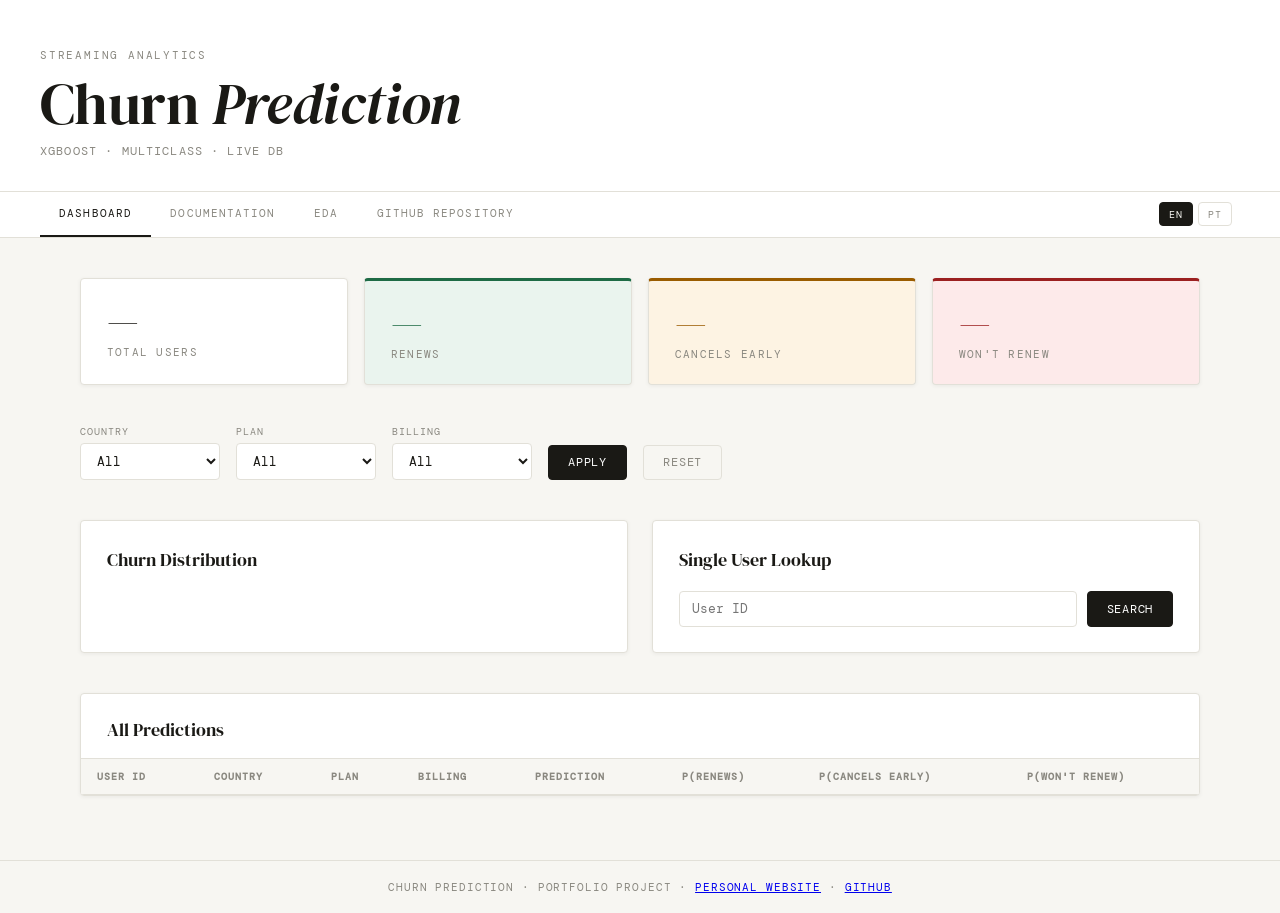
<file: docs/index.html>
<!DOCTYPE html>
<html lang="en">
<head>
  <meta charset="UTF-8" />
  <meta name="viewport" content="width=device-width, initial-scale=1.0" />
  <title>Churn Prediction</title>
  <link rel="stylesheet" href="style.css" />
  <link rel="preconnect" href="https://fonts.googleapis.com">
  <link href="https://fonts.googleapis.com/css2?family=DM+Serif+Display:ital@0;1&family=DM+Mono:wght@300;400;500&display=swap" rel="stylesheet">
</head>
<body>
  <header>
    <div class="header-inner">
      <div class="header-label" data-i18n="header.label">Streaming Analytics</div>
      <h1 data-i18n="header.h1">Churn <em>Prediction</em></h1>
      <p class="header-sub" data-i18n="header.sub">XGBoost · Multiclass · Live DB</p>
    </div>
  </header>
  <nav class="nav-tabs">
    <div class="header-inner" style="display:flex;padding-top:0;padding-bottom:0;align-items:center;">
      <a href="index.html" class="nav-tab active" data-i18n="nav.dashboard">Dashboard</a>
      <a href="docs.html" class="nav-tab" data-i18n="nav.documentation">Documentation</a>
      <a href="eda.html" class="nav-tab" data-i18n="nav.eda">EDA</a>
      <a href="https://github.com/lauratamari/streaming-churn-case" target="_blank" class="nav-tab" data-i18n="nav.github">GitHub Repository</a>
      <div class="lang-toggle" style="margin-left:auto;padding-right:.5rem;">
        <button class="lang-btn" data-lang="en">EN</button>
        <button class="lang-btn" data-lang="pt">PT</button>
      </div>
    </div>
  </nav>
  <main>
    <section class="summary" id="summary">
      <div class="card" id="card-total">
        <span class="card-value" id="total">—</span>
        <span class="card-label" data-i18n="idx.card.total">Total Users</span>
      </div>
      <div class="card card-green" id="card-renews">
        <span class="card-value" id="renews">—</span>
        <span class="card-label" data-i18n="idx.card.renews">Renews</span>
      </div>
      <div class="card card-amber" id="card-cancels">
        <span class="card-value" id="cancels">—</span>
        <span class="card-label" data-i18n="idx.card.cancels">Cancels Early</span>
      </div>
      <div class="card card-red" id="card-wont">
        <span class="card-value" id="wont">—</span>
        <span class="card-label" data-i18n="idx.card.wont">Won't Renew</span>
      </div>
    </section>
    <section class="filters">
      <div class="filter-group">
        <label for="f-country" data-i18n="idx.filter.country">Country</label>
        <select id="f-country"><option value="">All</option></select>
      </div>
      <div class="filter-group">
        <label for="f-plan" data-i18n="idx.filter.plan">Plan</label>
        <select id="f-plan"><option value="">All</option></select>
      </div>
      <div class="filter-group">
        <label for="f-cycle" data-i18n="idx.filter.billing">Billing</label>
        <select id="f-cycle"><option value="">All</option></select>
      </div>
      <button id="btn-apply" data-i18n="idx.btn.apply">Apply</button>
      <button id="btn-reset" class="btn-ghost" data-i18n="idx.btn.reset">Reset</button>
    </section>
    <section class="charts">
      <div class="chart-box">
        <h2 data-i18n="idx.chart.dist">Churn Distribution</h2>
        <div class="bar-chart" id="bar-chart"></div>
      </div>
      <div class="chart-box">
        <h2 data-i18n="idx.chart.lookup">Single User Lookup</h2>
        <div class="lookup">
          <div class="lookup-input-row">
            <input type="number" id="lookup-id" data-i18n="idx.lookup.placeholder" data-i18n-attr="placeholder" placeholder="User ID" min="1" />
            <button id="btn-lookup" data-i18n="idx.lookup.btn">Search</button>
          </div>
          <div id="lookup-result" class="lookup-result hidden"></div>
        </div>
      </div>
    </section>
    <section class="table-section">
      <div class="table-header-row">
        <h2 data-i18n="idx.table.title">All Predictions</h2>
        <span id="row-count" class="row-count"></span>
      </div>
      <div class="table-wrap">
        <table id="pred-table">
          <thead>
            <tr>
              <th data-i18n="idx.th.userid">User ID</th>
              <th data-i18n="idx.th.country">Country</th>
              <th data-i18n="idx.th.plan">Plan</th>
              <th data-i18n="idx.th.billing">Billing</th>
              <th data-i18n="idx.th.prediction">Prediction</th>
              <th data-i18n="idx.th.prenews">P(Renews)</th>
              <th data-i18n="idx.th.pcancels">P(Cancels Early)</th>
              <th data-i18n="idx.th.pwont">P(Won't Renew)</th>
            </tr>
          </thead>
          <tbody id="pred-tbody"></tbody>
        </table>
        <div id="table-empty" class="table-empty hidden" data-i18n="idx.table.empty">No results found.</div>
        <div id="table-loading" class="table-loading" data-i18n="idx.table.loading">Loading predictions…</div>
      </div>
    </section>
  </main>
  <footer>
    <span data-i18n="footer.text">Churn Prediction · Portfolio Project · <a href="https://lauratamari.github.io/">Personal Website</a> · <a href="https://github.com/lauratamari?">GitHub</a></span>
  </footer>
  <script src="script.js"></script>
</body>
</html>
</file>
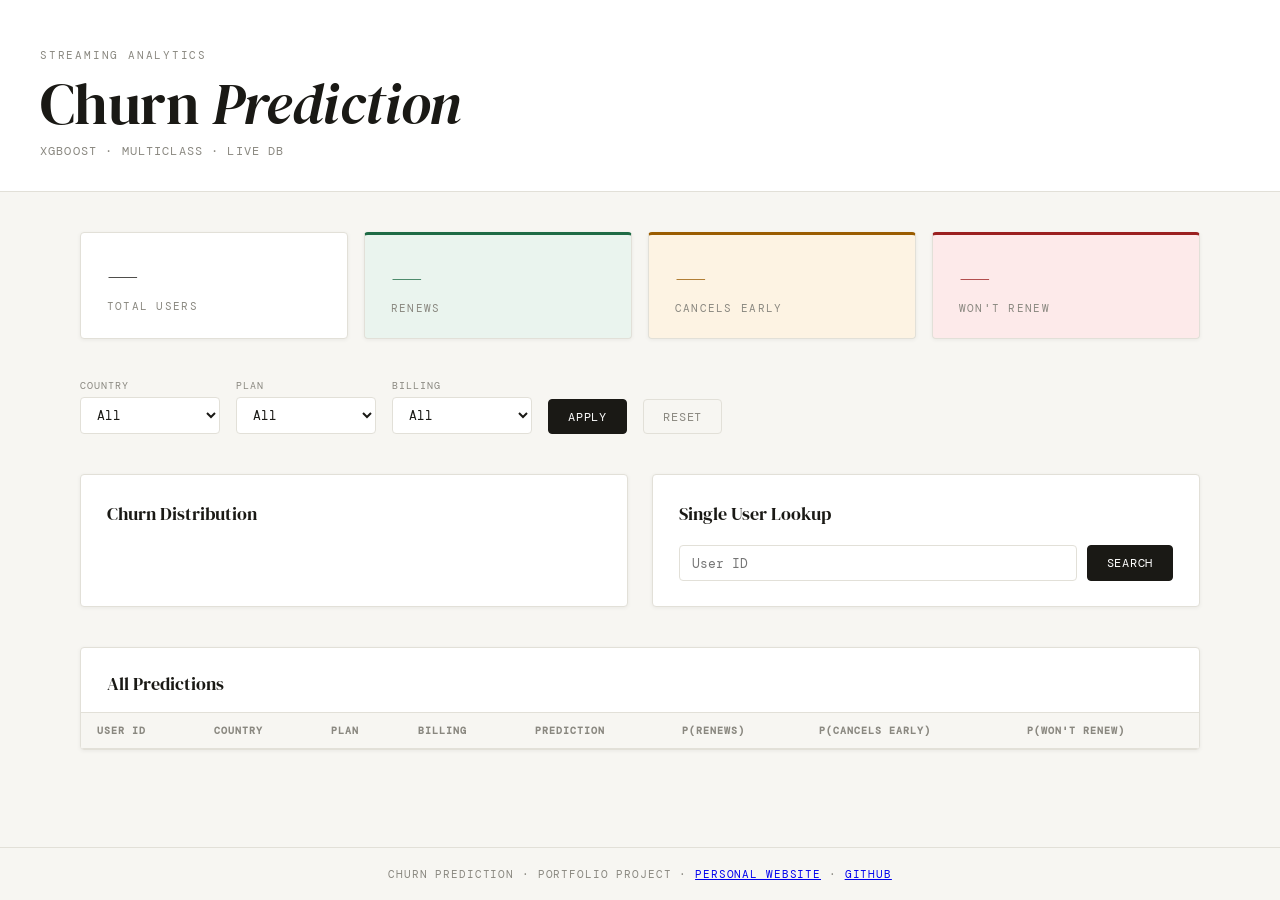
<file: frontend/index.html>
<!DOCTYPE html>
<html lang="en">
<head>
  <meta charset="UTF-8" />
  <meta name="viewport" content="width=device-width, initial-scale=1.0" />
  <title>Churn Prediction</title>
  <link rel="stylesheet" href="style.css" />
  <link rel="preconnect" href="https://fonts.googleapis.com">
  <link href="https://fonts.googleapis.com/css2?family=DM+Serif+Display:ital@0;1&family=DM+Mono:wght@300;400;500&display=swap" rel="stylesheet">
</head>
<body>

  <header>
    <div class="header-inner">
      <div class="header-label">Streaming Analytics</div>
      <h1>Churn <em>Prediction</em></h1>
      <p class="header-sub">XGBoost · Multiclass · Live DB</p>
    </div>
  </header>

  <main>

    <!-- ── Summary cards ─────────────────────────────────── -->
    <section class="summary" id="summary">
      <div class="card" id="card-total">
        <span class="card-value" id="total">—</span>
        <span class="card-label">Total Users</span>
      </div>
      <div class="card card-green" id="card-renews">
        <span class="card-value" id="renews">—</span>
        <span class="card-label">Renews</span>
      </div>
      <div class="card card-amber" id="card-cancels">
        <span class="card-value" id="cancels">—</span>
        <span class="card-label">Cancels Early</span>
      </div>
      <div class="card card-red" id="card-wont">
        <span class="card-value" id="wont">—</span>
        <span class="card-label">Won't Renew</span>
      </div>
    </section>

    <!-- ── Filters ────────────────────────────────────────── -->
    <section class="filters">
      <div class="filter-group">
        <label for="f-country">Country</label>
        <select id="f-country"><option value="">All</option></select>
      </div>
      <div class="filter-group">
        <label for="f-plan">Plan</label>
        <select id="f-plan"><option value="">All</option></select>
      </div>
      <div class="filter-group">
        <label for="f-cycle">Billing</label>
        <select id="f-cycle"><option value="">All</option></select>
      </div>
      <button id="btn-apply">Apply</button>
      <button id="btn-reset" class="btn-ghost">Reset</button>
    </section>

    <!-- ── Charts ────────────────────────────────────────── -->
    <section class="charts">
      <div class="chart-box">
        <h2>Churn Distribution</h2>
        <div class="bar-chart" id="bar-chart"></div>
      </div>
      <div class="chart-box">
        <h2>Single User Lookup</h2>
        <div class="lookup">
          <div class="lookup-input-row">
            <input type="number" id="lookup-id" placeholder="User ID" min="1" />
            <button id="btn-lookup">Search</button>
          </div>
          <div id="lookup-result" class="lookup-result hidden"></div>
        </div>
      </div>
    </section>

    <!-- ── Table ─────────────────────────────────────────── -->
    <section class="table-section">
      <div class="table-header-row">
        <h2>All Predictions</h2>
        <span id="row-count" class="row-count"></span>
      </div>
      <div class="table-wrap">
        <table id="pred-table">
          <thead>
            <tr>
              <th>User ID</th>
              <th>Country</th>
              <th>Plan</th>
              <th>Billing</th>
              <th>Prediction</th>
              <th>P(Renews)</th>
              <th>P(Cancels Early)</th>
              <th>P(Won't Renew)</th>
            </tr>
          </thead>
          <tbody id="pred-tbody"></tbody>
        </table>
        <div id="table-empty" class="table-empty hidden">No results found.</div>
        <div id="table-loading" class="table-loading">Loading predictions…</div>
      </div>
    </section>

  </main>

  <footer>
    <span>Churn Prediction · Portfolio Project · <a href="https://lauratamari.github.io/">Personal Website</a> · <a href="https://github.com/lauratamari?">GitHub</a></span>
  </footer>

  <script src="script.js"></script>
</body>
</html>
</file>
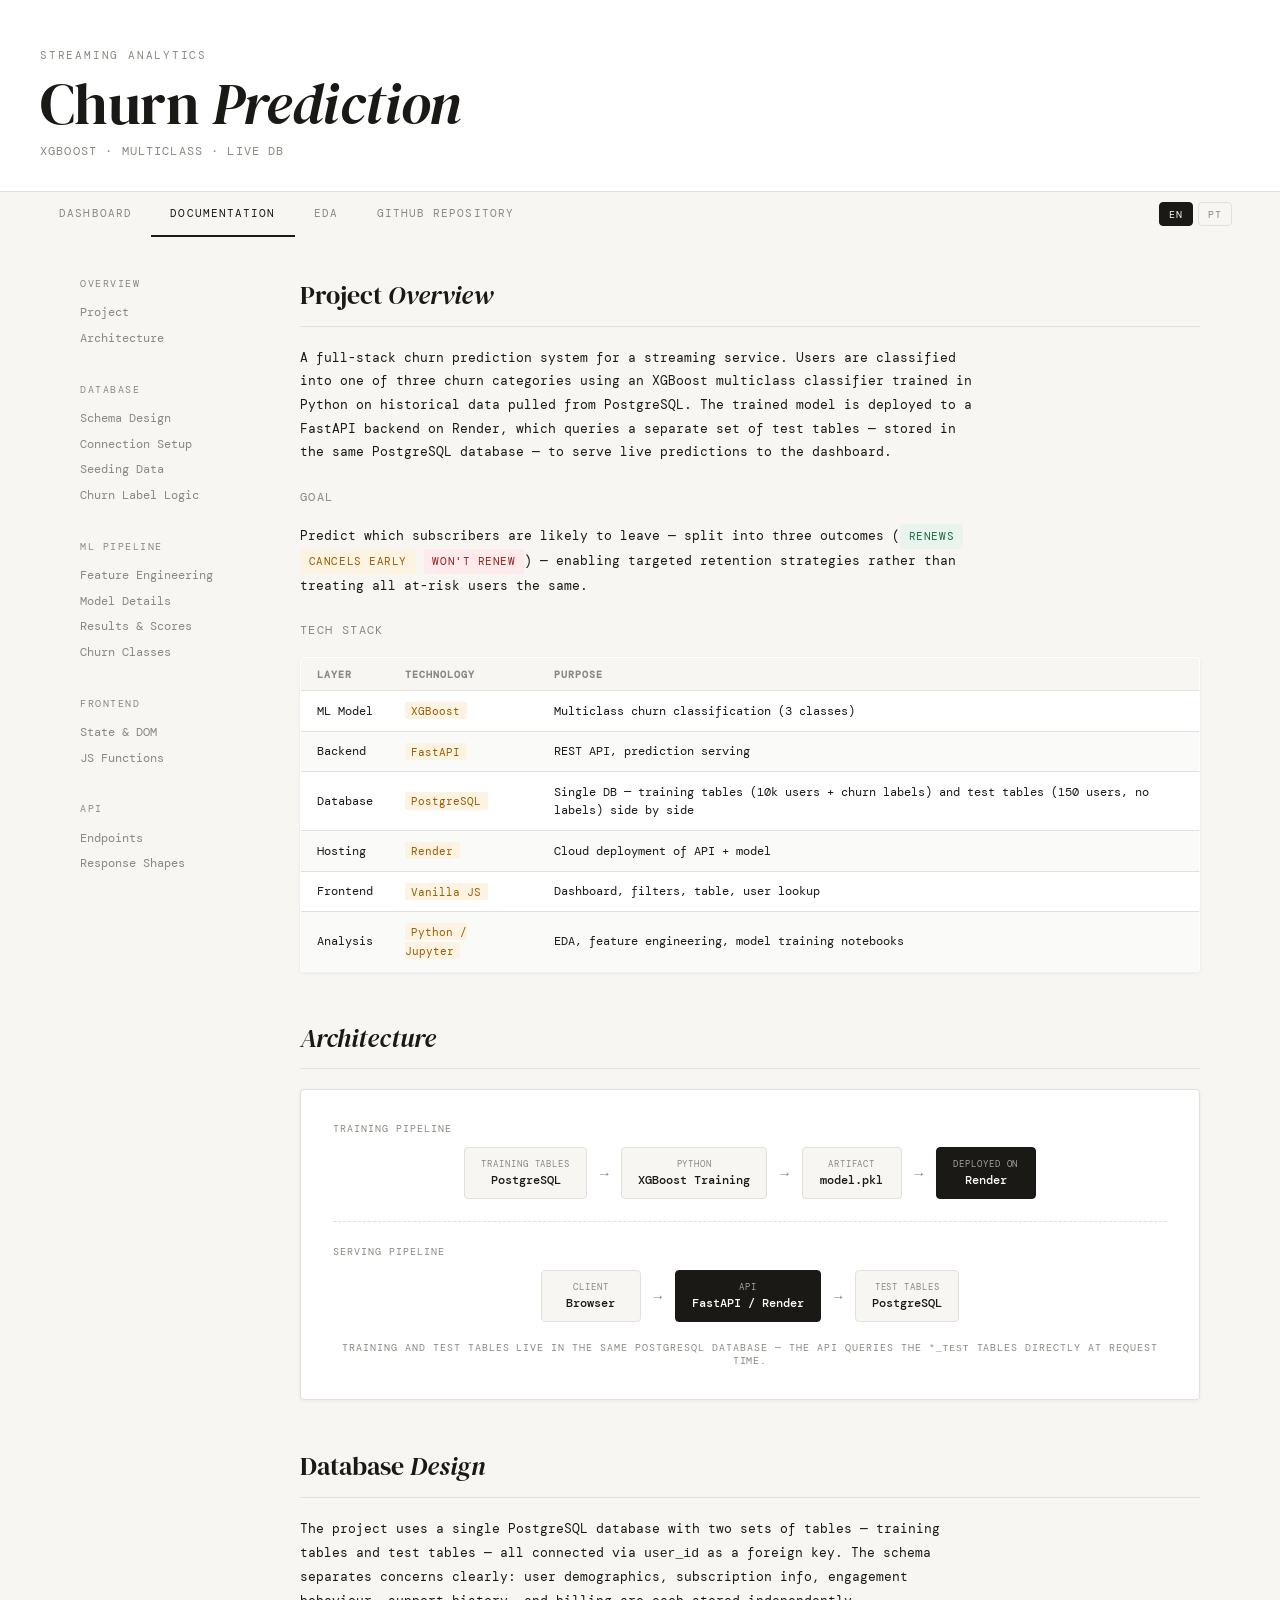
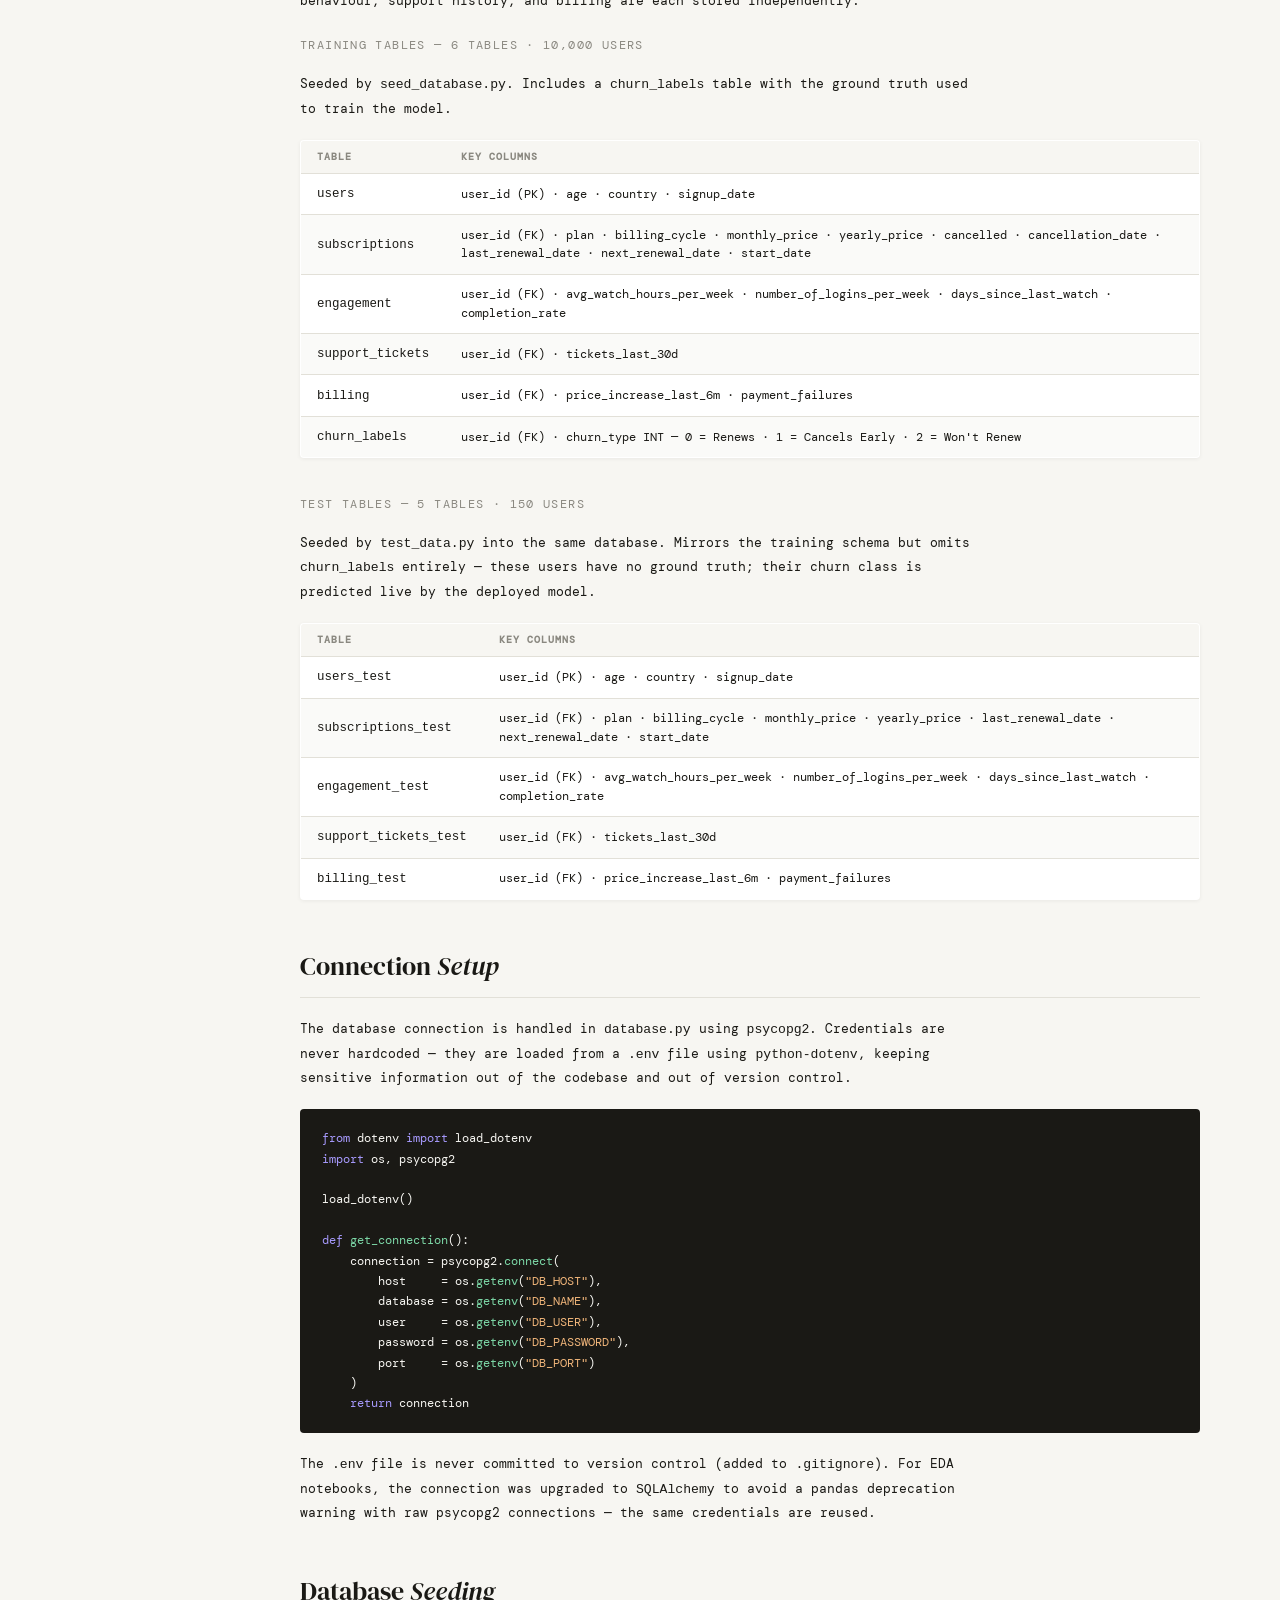
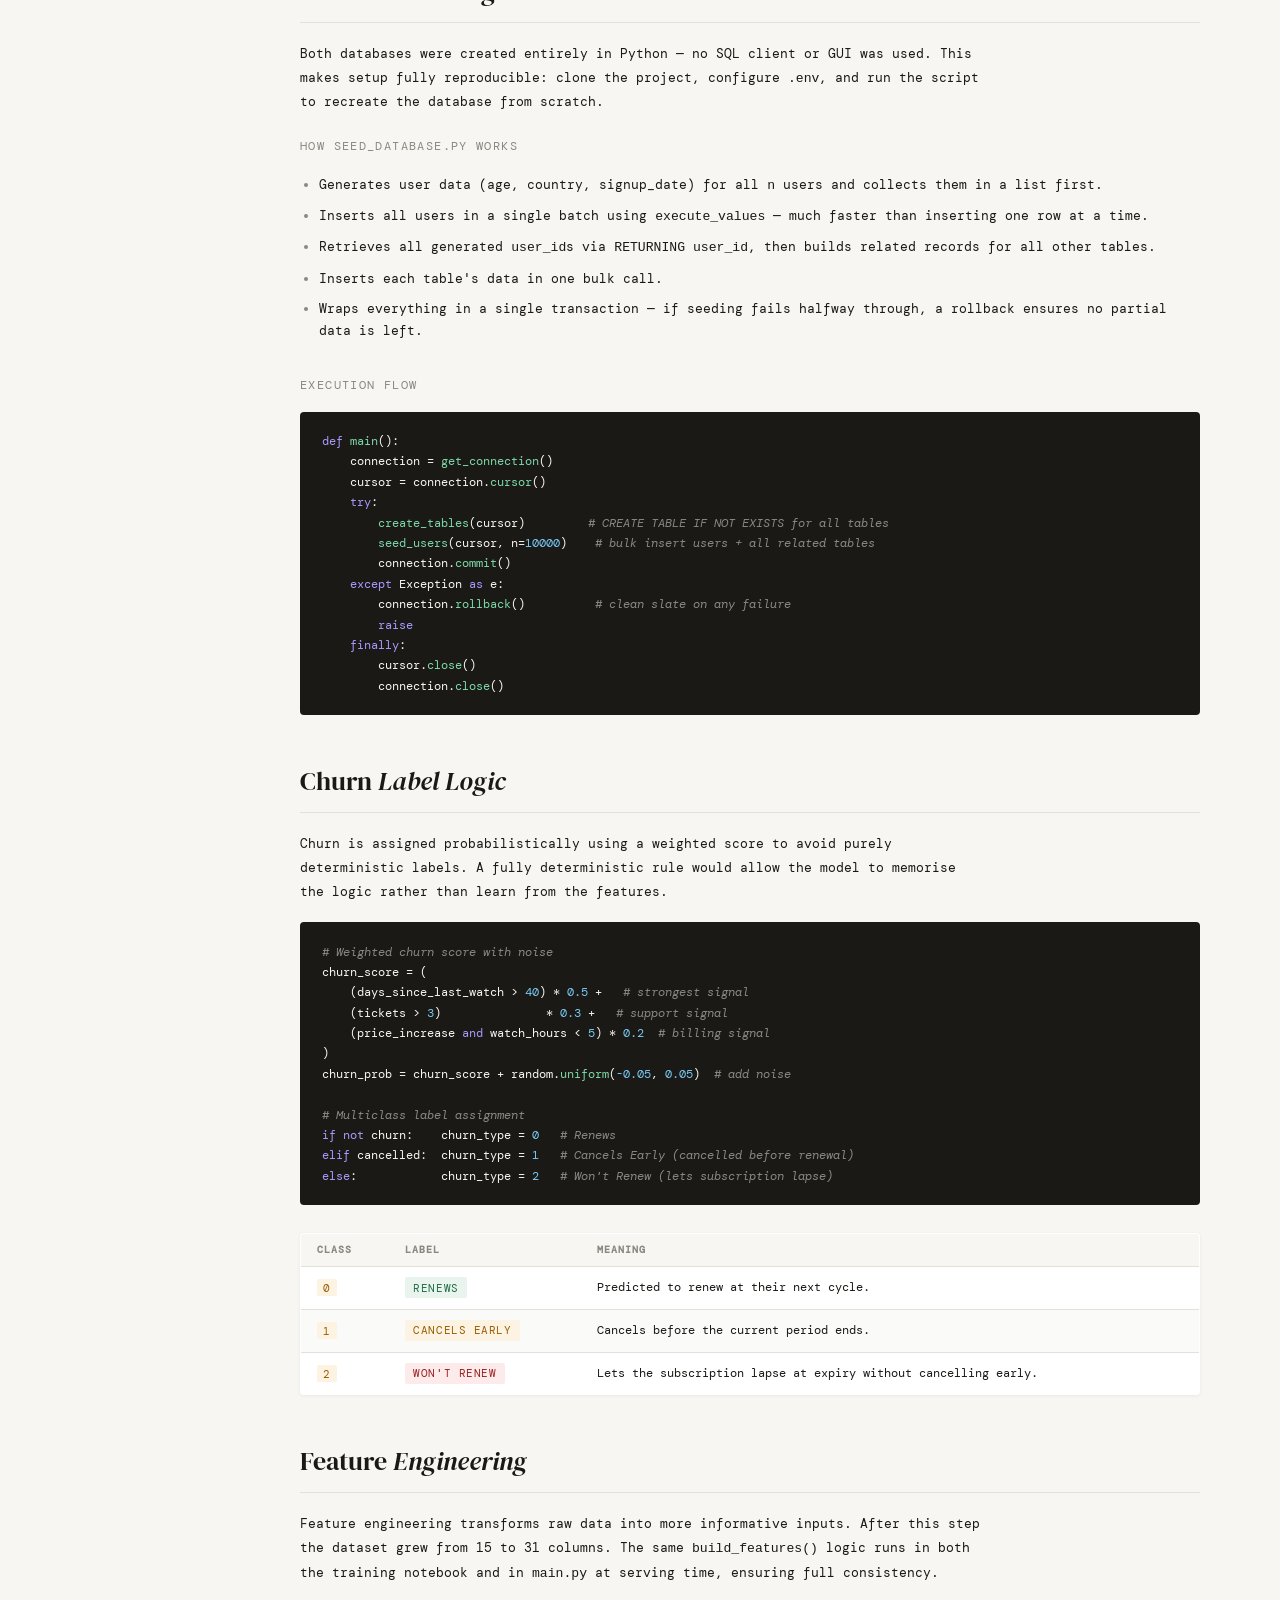
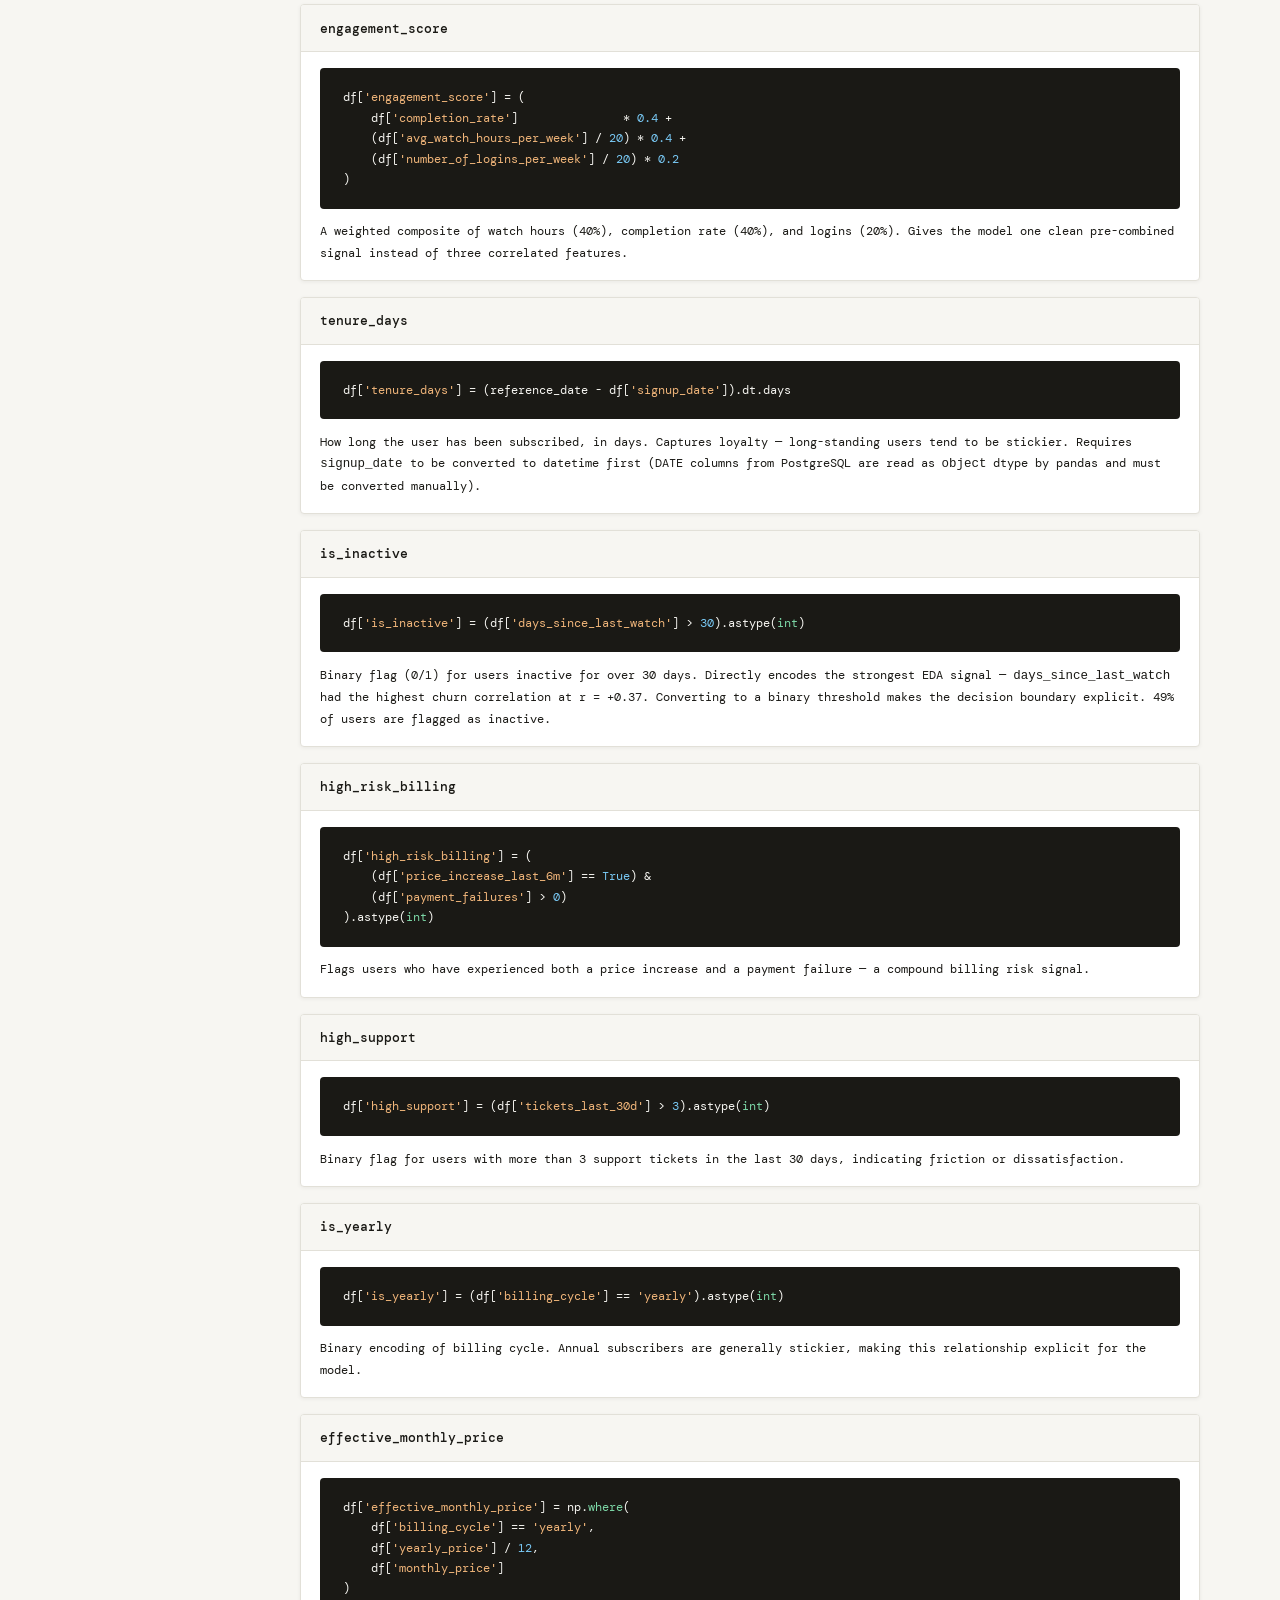
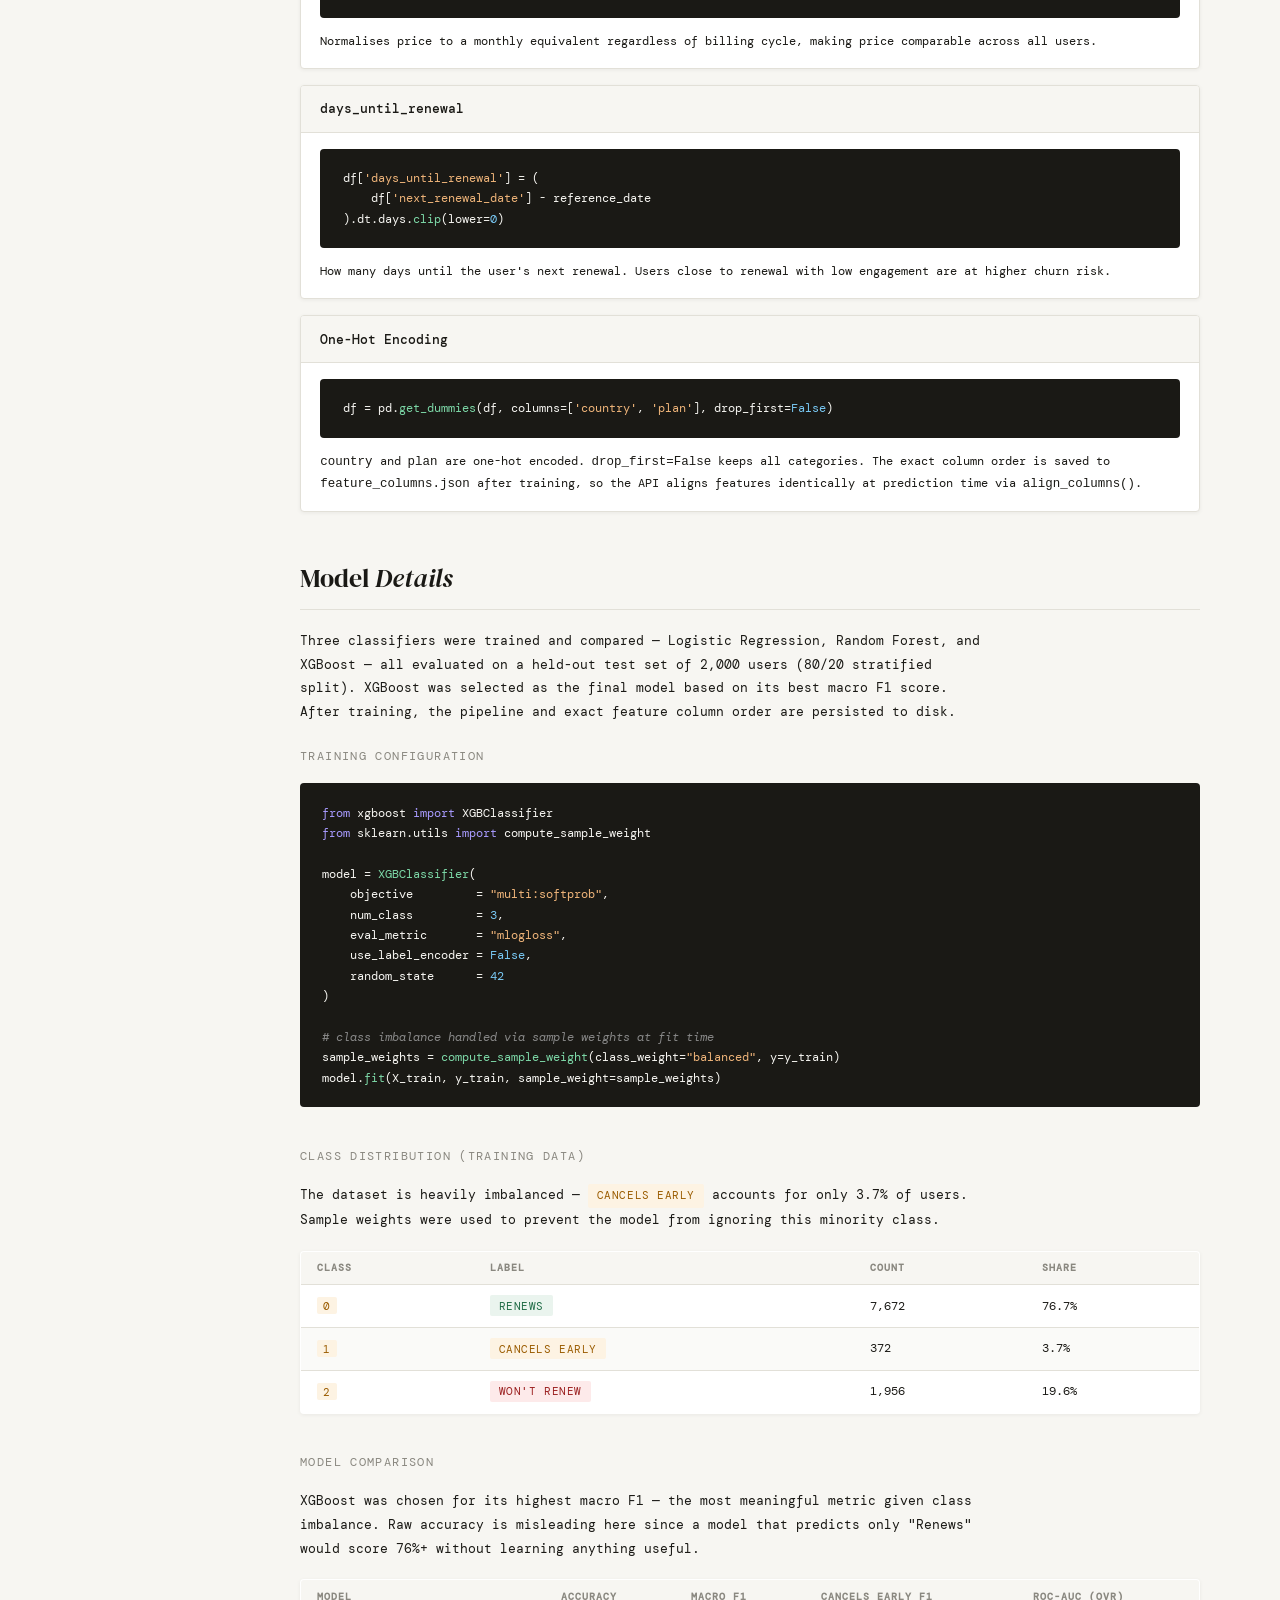
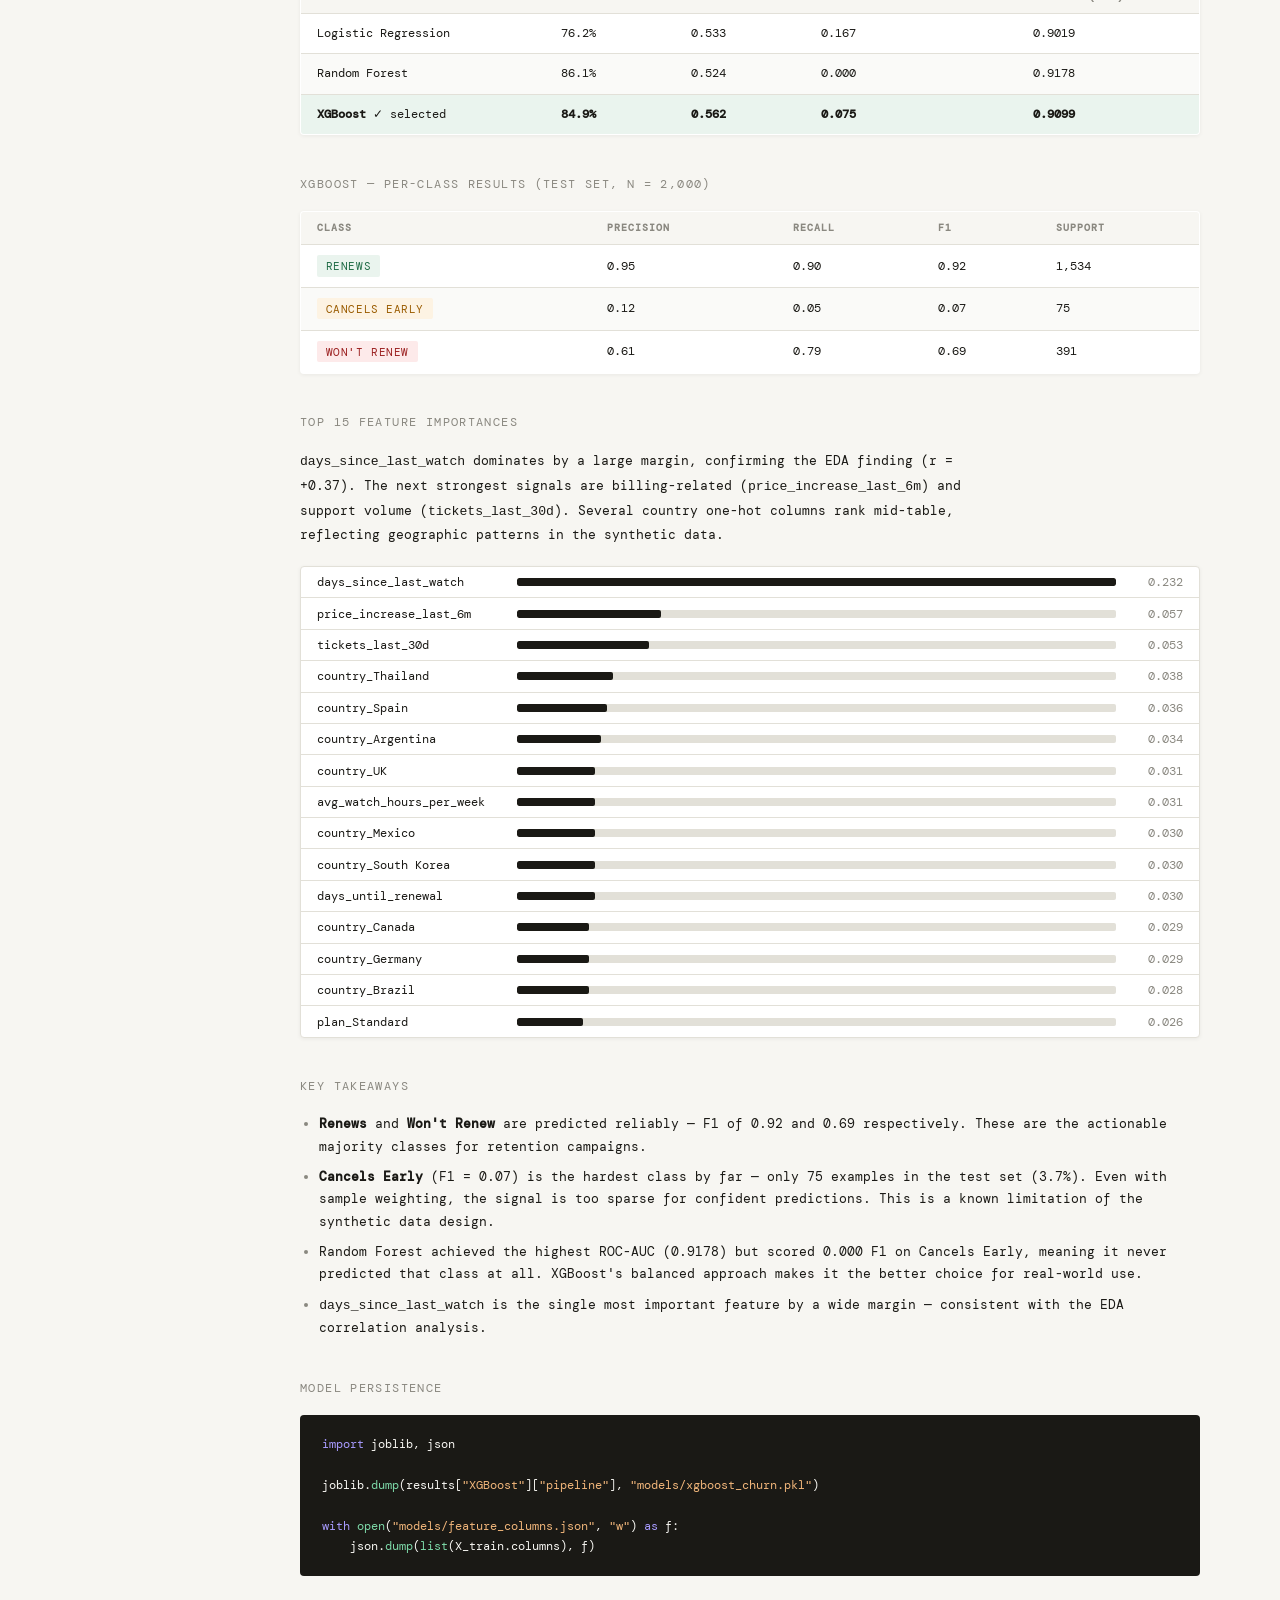
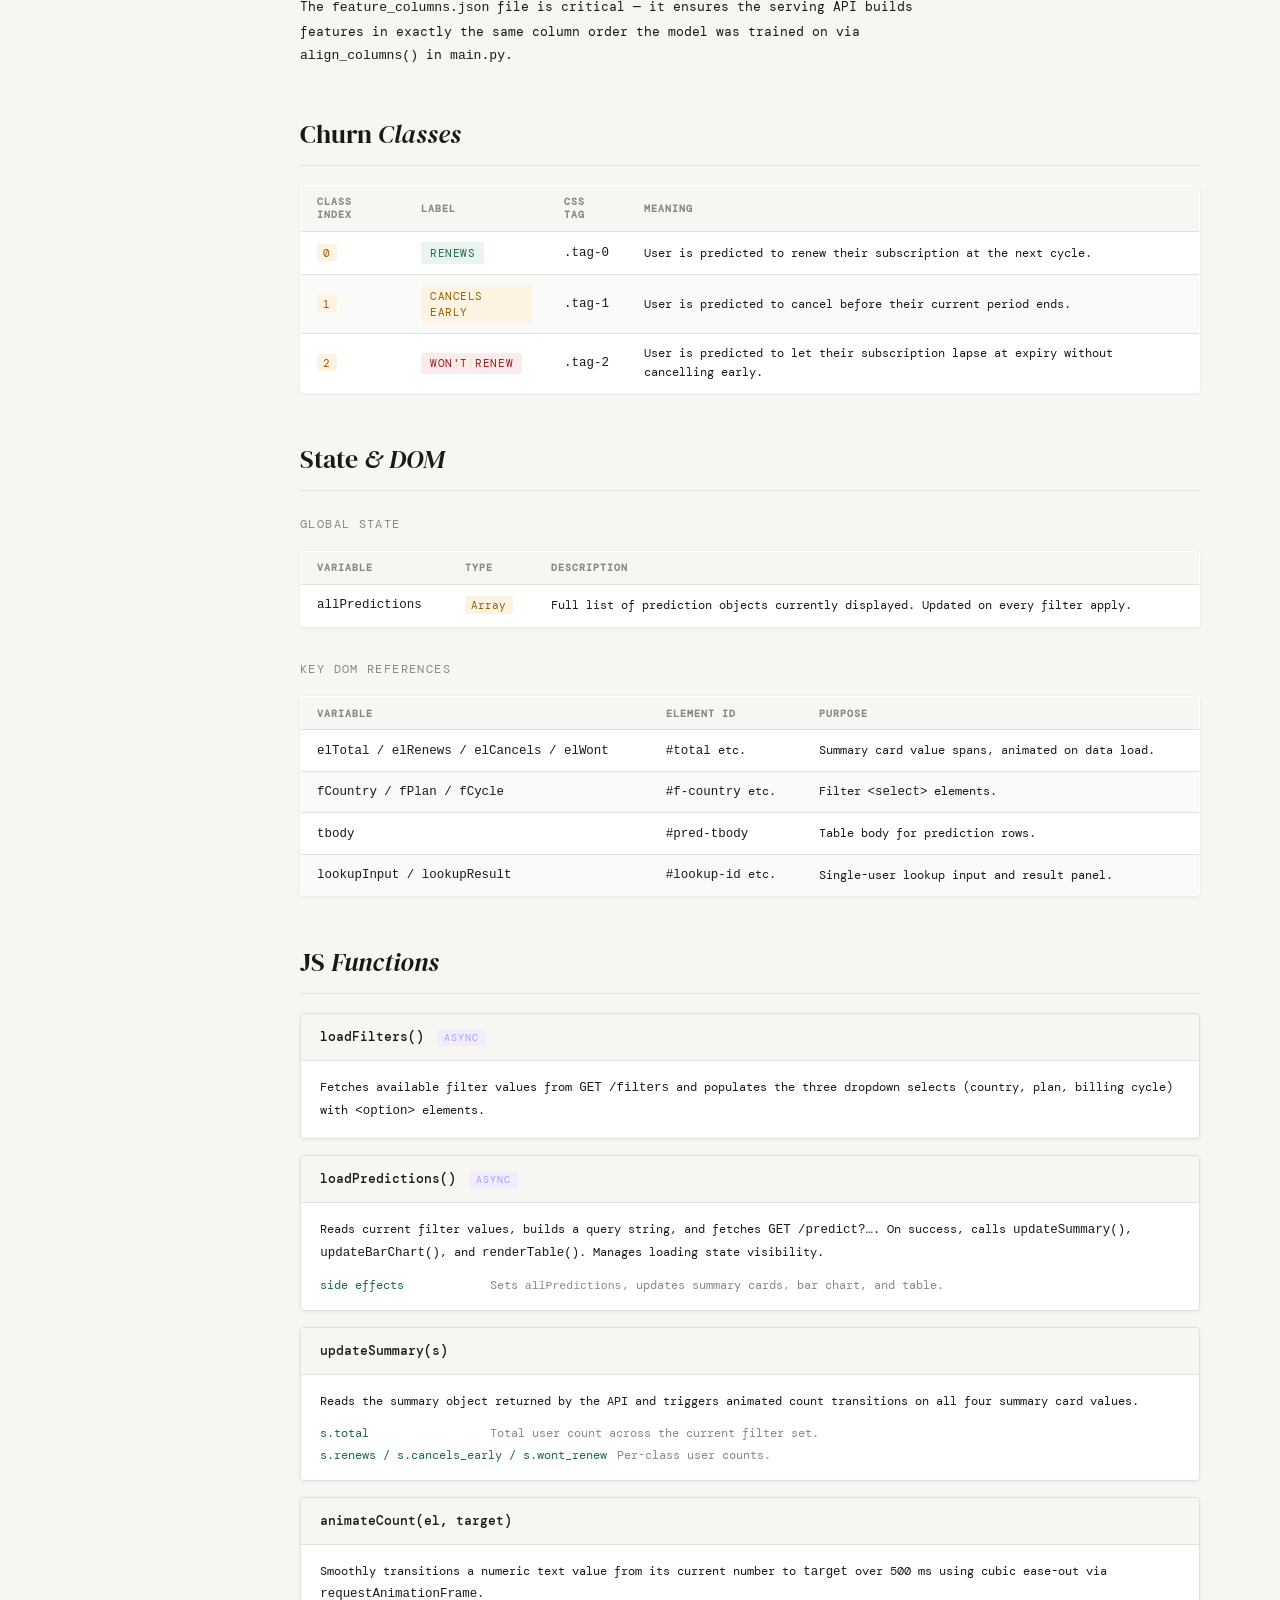
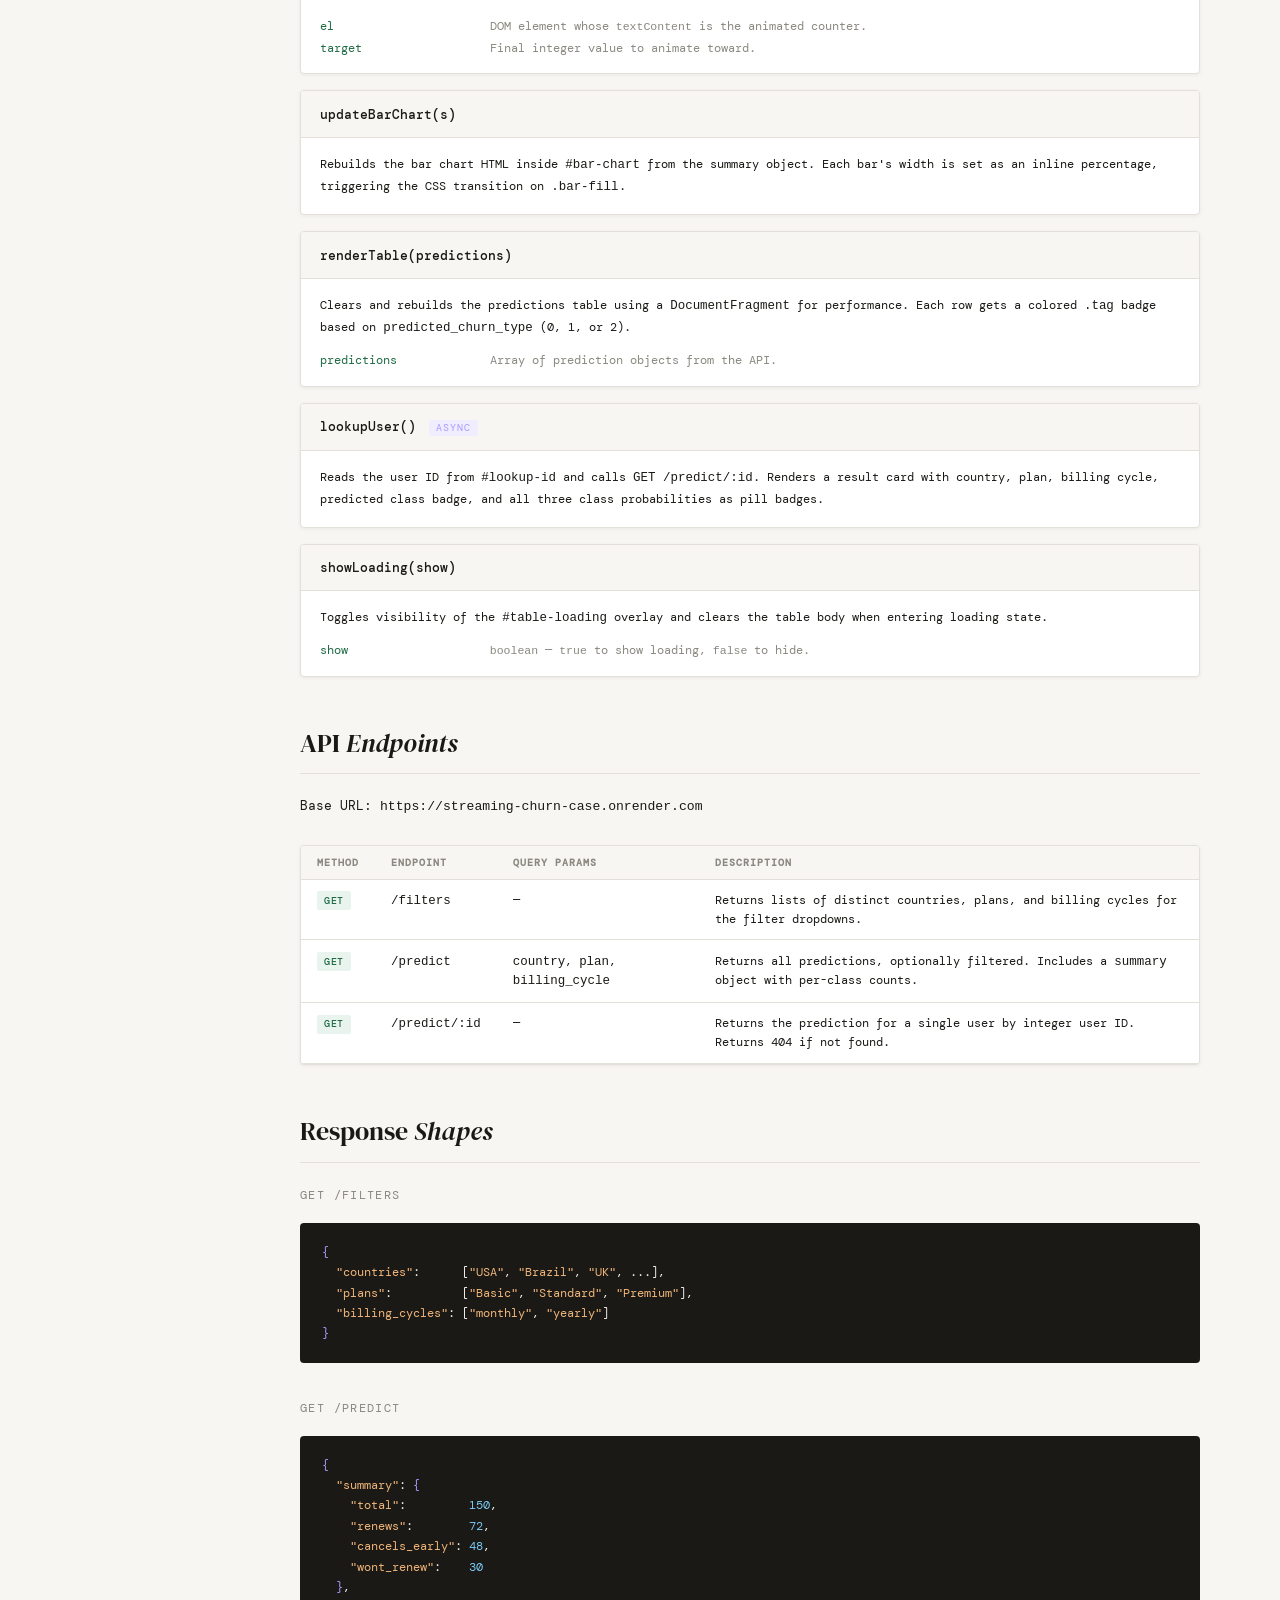
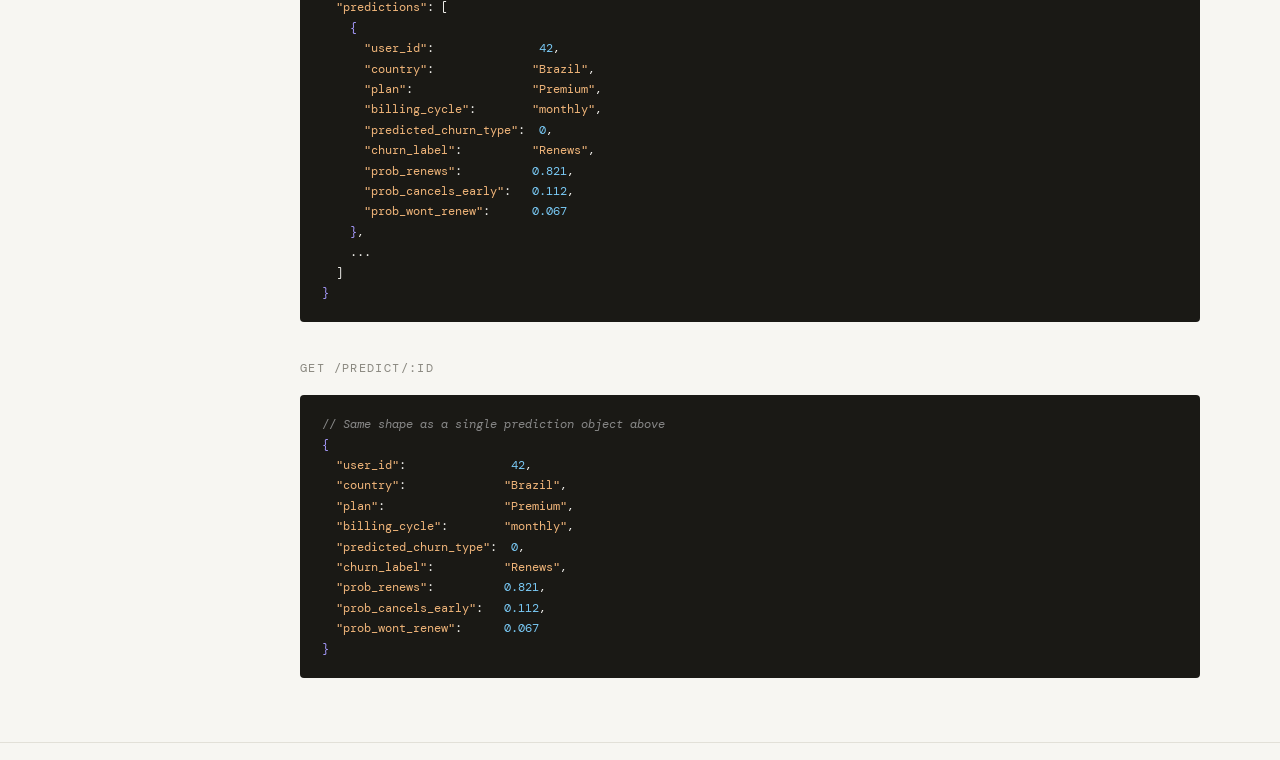
<file: docs/docs.html>
<!DOCTYPE html>
<html lang="en">
<head>
  <meta charset="UTF-8" />
  <meta name="viewport" content="width=device-width, initial-scale=1.0" />
  <title>Code Documentation · Churn Prediction</title>
  <link rel="stylesheet" href="style_docs.css" />
  <link rel="preconnect" href="https://fonts.googleapis.com">
  <link href="https://fonts.googleapis.com/css2?family=DM+Serif+Display:ital@0;1&family=DM+Mono:wght@300;400;500&display=swap" rel="stylesheet">
</head>
<body>

  <header>
    <div class="header-inner">
      <div class="header-label" data-i18n="header.label">Streaming Analytics</div>
      <h1 data-i18n="header.h1">Churn <em>Prediction</em></h1>
      <p class="header-sub" data-i18n="header.sub">XGBoost · Multiclass · Live DB</p>
    </div>
  </header>

  <nav class="nav-tabs">
    <div class="nav-inner" style="align-items:center;">
      <a href="index.html" class="nav-tab" data-i18n="nav.dashboard">Dashboard</a>
      <a href="docs.html" class="nav-tab active" data-i18n="nav.documentation">Documentation</a>
      <a href="eda.html" class="nav-tab" data-i18n="nav.eda">EDA</a>
      <a href="https://github.com/lauratamari/streaming-churn-case" target="_blank" class="nav-tab" data-i18n="nav.github">GitHub Repository</a>
      <div class="lang-toggle" style="margin-left:auto;padding-right:.5rem;">
        <button class="lang-btn" data-lang="en">EN</button>
        <button class="lang-btn" data-lang="pt">PT</button>
      </div>
    </div>
  </nav>

  <div class="docs-layout">

    <aside class="docs-sidebar">
      <div class="sidebar-section">
        <div class="sidebar-section-title" data-i18n="docs.sidebar.overview">Overview</div>
        <a href="#overview" class="sidebar-link" data-i18n="docs.sidebar.project">Project</a>
        <a href="#architecture" class="sidebar-link" data-i18n="docs.sidebar.architecture">Architecture</a>
      </div>
      <div class="sidebar-section">
        <div class="sidebar-section-title" data-i18n="docs.sidebar.database">Database</div>
        <a href="#db-design" class="sidebar-link" data-i18n="docs.sidebar.schema">Schema Design</a>
        <a href="#db-connection" class="sidebar-link" data-i18n="docs.sidebar.connection">Connection Setup</a>
        <a href="#db-seeding" class="sidebar-link" data-i18n="docs.sidebar.seeding">Seeding Data</a>
        <a href="#churn-label" class="sidebar-link" data-i18n="docs.sidebar.churnlabel">Churn Label Logic</a>
      </div>
      <div class="sidebar-section">
        <div class="sidebar-section-title" data-i18n="docs.sidebar.ml">ML Pipeline</div>
        <a href="#feature-eng" class="sidebar-link" data-i18n="docs.sidebar.feature">Feature Engineering</a>
        <a href="#model" class="sidebar-link" data-i18n="docs.sidebar.model">Model Details</a>
        <a href="#model-results" class="sidebar-link" data-i18n="docs.sidebar.results">Results & Scores</a>
        <a href="#classes" class="sidebar-link" data-i18n="docs.sidebar.classes">Churn Classes</a>
      </div>
      <div class="sidebar-section">
        <div class="sidebar-section-title" data-i18n="docs.sidebar.frontend">Frontend</div>
        <a href="#state" class="sidebar-link" data-i18n="docs.sidebar.state">State & DOM</a>
        <a href="#functions" class="sidebar-link" data-i18n="docs.sidebar.functions">JS Functions</a>
      </div>
      <div class="sidebar-section">
        <div class="sidebar-section-title" data-i18n="docs.sidebar.api">API</div>
        <a href="#endpoints" class="sidebar-link" data-i18n="docs.sidebar.endpoints">Endpoints</a>
        <a href="#responses" class="sidebar-link" data-i18n="docs.sidebar.responses">Response Shapes</a>
      </div>
    </aside>

    <div class="docs-content">

      <div class="doc-section" id="overview">
        <h2 class="doc-section-title" data-i18n="docs.overview.title">Project <em>Overview</em></h2>
        <p class="doc-p" data-i18n="docs.overview.p1">A full-stack churn prediction system for a streaming service. Users are classified into one of three churn categories using an XGBoost multiclass classifier trained in Python on historical data pulled from PostgreSQL. The trained model is deployed to a FastAPI backend on Render, which queries a separate set of test tables — stored in the same PostgreSQL database — to serve live predictions to the dashboard.</p>
        <div class="doc-subsection-title" data-i18n="docs.overview.goal">Goal</div>
        <p class="doc-p" data-i18n="docs.overview.goal.p">Predict which subscribers are likely to leave — split into three outcomes (<span class="tag tag-0">Renews</span> <span class="tag tag-1">Cancels Early</span> <span class="tag tag-2">Won't Renew</span>) — enabling targeted retention strategies rather than treating all at-risk users the same.</p>
        <div class="doc-subsection-title" data-i18n="docs.overview.stack">Tech Stack</div>
        <table class="state-table">
          <thead><tr><th data-i18n="docs.overview.th.layer">Layer</th><th data-i18n="docs.overview.th.tech">Technology</th><th data-i18n="docs.overview.th.purpose">Purpose</th></tr></thead>
          <tbody>
            <tr><td>ML Model</td><td><span class="type-badge">XGBoost</span></td><td>Multiclass churn classification (3 classes)</td></tr>
            <tr><td>Backend</td><td><span class="type-badge">FastAPI</span></td><td>REST API, prediction serving</td></tr>
            <tr><td>Database</td><td><span class="type-badge">PostgreSQL</span></td><td>Single DB — training tables (10k users + churn labels) and test tables (150 users, no labels) side by side</td></tr>
            <tr><td>Hosting</td><td><span class="type-badge">Render</span></td><td>Cloud deployment of API + model</td></tr>
            <tr><td>Frontend</td><td><span class="type-badge">Vanilla JS</span></td><td>Dashboard, filters, table, user lookup</td></tr>
            <tr><td>Analysis</td><td><span class="type-badge">Python / Jupyter</span></td><td>EDA, feature engineering, model training notebooks</td></tr>
          </tbody>
        </table>
      </div>

      <div class="doc-section" id="architecture">
        <h2 class="doc-section-title" data-i18n="docs.arch.title"><em>Architecture</em></h2>
        <div class="arch-diagram">
          <p class="arch-label" style="text-align:left;margin:0 0 .8rem" data-i18n="docs.arch.training">Training Pipeline</p>
          <div class="arch-row">
            <div class="arch-box"><span class="ab-label">Training Tables</span><span class="ab-name">PostgreSQL</span></div>
            <span class="arch-arrow">→</span>
            <div class="arch-box"><span class="ab-label">Python</span><span class="ab-name">XGBoost Training</span></div>
            <span class="arch-arrow">→</span>
            <div class="arch-box"><span class="ab-label">Artifact</span><span class="ab-name">model.pkl</span></div>
            <span class="arch-arrow">→</span>
            <div class="arch-box highlight"><span class="ab-label">Deployed on</span><span class="ab-name">Render</span></div>
          </div>
          <div style="border-top:1px dashed var(--border);margin:1.4rem 0"></div>
          <p class="arch-label" style="text-align:left;margin:0 0 .8rem" data-i18n="docs.arch.serving">Serving Pipeline</p>
          <div class="arch-row">
            <div class="arch-box"><span class="ab-label">Client</span><span class="ab-name">Browser</span></div>
            <span class="arch-arrow">→</span>
            <div class="arch-box highlight"><span class="ab-label">API</span><span class="ab-name">FastAPI / Render</span></div>
            <span class="arch-arrow">→</span>
            <div class="arch-box"><span class="ab-label">Test Tables</span><span class="ab-name">PostgreSQL</span></div>
          </div>
          <p class="arch-label" style="margin-top:1.2rem" data-i18n="docs.arch.note">Training and test tables live in the same PostgreSQL database — the API queries the <code style="font-size:.6rem;color:inherit">*_test</code> tables directly at request time.</p>
        </div>
      </div>

      <div class="doc-section" id="db-design">
        <h2 class="doc-section-title" data-i18n="docs.db.title">Database <em>Design</em></h2>
        <p class="doc-p" data-i18n="docs.db.p1">The project uses a single PostgreSQL database with two sets of tables — training tables and test tables — all connected via <code>user_id</code> as a foreign key. The schema separates concerns clearly: user demographics, subscription info, engagement behaviour, support history, and billing are each stored independently.</p>

        <div class="doc-subsection-title" data-i18n="docs.db.training.label">Training Tables — 6 tables · 10,000 users</div>
        <p class="doc-p" data-i18n="docs.db.training.p">Seeded by <code>seed_database.py</code>. Includes a <code>churn_labels</code> table with the ground truth used to train the model.</p>
        <table class="state-table">
          <thead><tr><th data-i18n="docs.db.th.table">Table</th><th data-i18n="docs.db.th.columns">Key Columns</th></tr></thead>
          <tbody>
            <tr><td><code>users</code></td><td>user_id (PK) · age · country · signup_date</td></tr>
            <tr><td><code>subscriptions</code></td><td>user_id (FK) · plan · billing_cycle · monthly_price · yearly_price · cancelled · cancellation_date · last_renewal_date · next_renewal_date · start_date</td></tr>
            <tr><td><code>engagement</code></td><td>user_id (FK) · avg_watch_hours_per_week · number_of_logins_per_week · days_since_last_watch · completion_rate</td></tr>
            <tr><td><code>support_tickets</code></td><td>user_id (FK) · tickets_last_30d</td></tr>
            <tr><td><code>billing</code></td><td>user_id (FK) · price_increase_last_6m · payment_failures</td></tr>
            <tr><td><code>churn_labels</code></td><td>user_id (FK) · churn_type INT — 0 = Renews · 1 = Cancels Early · 2 = Won't Renew</td></tr>
          </tbody>
        </table>

        <div class="doc-subsection-title" style="margin-top:1.2rem" data-i18n="docs.db.test.label">Test Tables — 5 tables · 150 users</div>
        <p class="doc-p" data-i18n="docs.db.test.p">Seeded by <code>test_data.py</code> into the same database. Mirrors the training schema but omits <code>churn_labels</code> entirely — these users have no ground truth; their churn class is predicted live by the deployed model.</p>
        <table class="state-table">
          <thead><tr><th data-i18n="docs.db.th.table">Table</th><th data-i18n="docs.db.th.columns">Key Columns</th></tr></thead>
          <tbody>
            <tr><td><code>users_test</code></td><td>user_id (PK) · age · country · signup_date</td></tr>
            <tr><td><code>subscriptions_test</code></td><td>user_id (FK) · plan · billing_cycle · monthly_price · yearly_price · last_renewal_date · next_renewal_date · start_date</td></tr>
            <tr><td><code>engagement_test</code></td><td>user_id (FK) · avg_watch_hours_per_week · number_of_logins_per_week · days_since_last_watch · completion_rate</td></tr>
            <tr><td><code>support_tickets_test</code></td><td>user_id (FK) · tickets_last_30d</td></tr>
            <tr><td><code>billing_test</code></td><td>user_id (FK) · price_increase_last_6m · payment_failures</td></tr>
          </tbody>
        </table>
      </div>

      <div class="doc-section" id="db-connection">
        <h2 class="doc-section-title" data-i18n="docs.conn.title">Connection <em>Setup</em></h2>
        <p class="doc-p" data-i18n="docs.conn.p1">The database connection is handled in <code>database.py</code> using <code>psycopg2</code>. Credentials are never hardcoded — they are loaded from a <code>.env</code> file using <code>python-dotenv</code>, keeping sensitive information out of the codebase and out of version control.</p>
        <div class="code-block"><span class="kw">from</span> dotenv <span class="kw">import</span> load_dotenv
<span class="kw">import</span> os, psycopg2

load_dotenv()

<span class="kw">def</span> <span class="fn">get_connection</span>():
    connection = psycopg2.<span class="fn">connect</span>(
        host     = os.<span class="fn">getenv</span>(<span class="str">"DB_HOST"</span>),
        database = os.<span class="fn">getenv</span>(<span class="str">"DB_NAME"</span>),
        user     = os.<span class="fn">getenv</span>(<span class="str">"DB_USER"</span>),
        password = os.<span class="fn">getenv</span>(<span class="str">"DB_PASSWORD"</span>),
        port     = os.<span class="fn">getenv</span>(<span class="str">"DB_PORT"</span>)
    )
    <span class="kw">return</span> connection</div>
        <p class="doc-p" data-i18n="docs.conn.p2">The <code>.env</code> file is never committed to version control (added to <code>.gitignore</code>). For EDA notebooks, the connection was upgraded to <code>SQLAlchemy</code> to avoid a pandas deprecation warning with raw psycopg2 connections — the same credentials are reused.</p>
      </div>

      <div class="doc-section" id="db-seeding">
        <h2 class="doc-section-title" data-i18n="docs.seed.title">Database <em>Seeding</em></h2>
        <p class="doc-p" data-i18n="docs.seed.p1">Both databases were created entirely in Python — no SQL client or GUI was used. This makes setup fully reproducible: clone the project, configure <code>.env</code>, and run the script to recreate the database from scratch.</p>

        <div class="doc-subsection-title" data-i18n="docs.seed.sublabel">How seed_database.py works</div>
        <ul class="doc-list">
          <li data-i18n="docs.seed.li1">Generates user data (age, country, signup_date) for all <code>n</code> users and collects them in a list first.</li>
          <li data-i18n="docs.seed.li2">Inserts all users in a single batch using <code>execute_values</code> — much faster than inserting one row at a time.</li>
          <li data-i18n="docs.seed.li3">Retrieves all generated <code>user_id</code>s via <code>RETURNING user_id</code>, then builds related records for all other tables.</li>
          <li data-i18n="docs.seed.li4">Inserts each table's data in one bulk call.</li>
          <li data-i18n="docs.seed.li5">Wraps everything in a single transaction — if seeding fails halfway through, a rollback ensures no partial data is left.</li>
        </ul>

        <div class="doc-subsection-title" style="margin-top:1rem" data-i18n="docs.seed.flow">Execution flow</div>
        <div class="code-block"><span class="kw">def</span> <span class="fn">main</span>():
    connection = <span class="fn">get_connection</span>()
    cursor = connection.<span class="fn">cursor</span>()
    <span class="kw">try</span>:
        <span class="fn">create_tables</span>(cursor)         <span class="cm"># CREATE TABLE IF NOT EXISTS for all tables</span>
        <span class="fn">seed_users</span>(cursor, n=<span class="val">10000</span>)    <span class="cm"># bulk insert users + all related tables</span>
        connection.<span class="fn">commit</span>()
    <span class="kw">except</span> Exception <span class="kw">as</span> e:
        connection.<span class="fn">rollback</span>()          <span class="cm"># clean slate on any failure</span>
        <span class="kw">raise</span>
    <span class="kw">finally</span>:
        cursor.<span class="fn">close</span>()
        connection.<span class="fn">close</span>()</div>
      </div>

      <div class="doc-section" id="churn-label">
        <h2 class="doc-section-title" data-i18n="docs.churn.title">Churn <em>Label Logic</em></h2>
        <p class="doc-p" data-i18n="docs.churn.p1">Churn is assigned probabilistically using a weighted score to avoid purely deterministic labels. A fully deterministic rule would allow the model to memorise the logic rather than learn from the features.</p>
        <div class="code-block"><span class="cm"># Weighted churn score with noise</span>
churn_score = (
    (days_since_last_watch > <span class="val">40</span>) * <span class="val">0.5</span> +   <span class="cm"># strongest signal</span>
    (tickets > <span class="val">3</span>)               * <span class="val">0.3</span> +   <span class="cm"># support signal</span>
    (price_increase <span class="kw">and</span> watch_hours &lt; <span class="val">5</span>) * <span class="val">0.2</span>  <span class="cm"># billing signal</span>
)
churn_prob = churn_score + random.<span class="fn">uniform</span>(<span class="val">-0.05</span>, <span class="val">0.05</span>)  <span class="cm"># add noise</span>

<span class="cm"># Multiclass label assignment</span>
<span class="kw">if not</span> churn:    churn_type = <span class="val">0</span>   <span class="cm"># Renews</span>
<span class="kw">elif</span> cancelled:  churn_type = <span class="val">1</span>   <span class="cm"># Cancels Early (cancelled before renewal)</span>
<span class="kw">else</span>:            churn_type = <span class="val">2</span>   <span class="cm"># Won't Renew (lets subscription lapse)</span></div>
        <table class="state-table" style="margin-top:.5rem">
          <thead><tr><th>Class</th><th>Label</th><th>Meaning</th></tr></thead>
          <tbody>
            <tr><td><span class="type-badge">0</span></td><td><span class="tag tag-0">Renews</span></td><td>Predicted to renew at their next cycle.</td></tr>
            <tr><td><span class="type-badge">1</span></td><td><span class="tag tag-1">Cancels Early</span></td><td>Cancels before the current period ends.</td></tr>
            <tr><td><span class="type-badge">2</span></td><td><span class="tag tag-2">Won't Renew</span></td><td>Lets the subscription lapse at expiry without cancelling early.</td></tr>
          </tbody>
        </table>
      </div>

      <div class="doc-section" id="feature-eng">
        <h2 class="doc-section-title" data-i18n="docs.feat.title">Feature <em>Engineering</em></h2>
        <p class="doc-p" data-i18n="docs.feat.p1">Feature engineering transforms raw data into more informative inputs. After this step the dataset grew from 15 to 31 columns. The same <code>build_features()</code> logic runs in both the training notebook and in <code>main.py</code> at serving time, ensuring full consistency.</p>

        <div class="fn-grid">

          <div class="feat-card">
            <div class="feat-card-header"><span class="feat-name">engagement_score</span></div>
            <div class="feat-card-body">
              <div class="code-block">df[<span class="str">'engagement_score'</span>] = (
    df[<span class="str">'completion_rate'</span>]               * <span class="val">0.4</span> +
    (df[<span class="str">'avg_watch_hours_per_week'</span>] / <span class="val">20</span>) * <span class="val">0.4</span> +
    (df[<span class="str">'number_of_logins_per_week'</span>] / <span class="val">20</span>) * <span class="val">0.2</span>
)</div>
              <p class="fn-desc" data-i18n="docs.feat.desc.engagement">A weighted composite of watch hours (40%), completion rate (40%), and logins (20%). Gives the model one clean pre-combined signal instead of three correlated features.</p>
            </div>
          </div>

          <div class="feat-card">
            <div class="feat-card-header"><span class="feat-name">tenure_days</span></div>
            <div class="feat-card-body">
              <div class="code-block">df[<span class="str">'tenure_days'</span>] = (reference_date - df[<span class="str">'signup_date'</span>]).dt.days</div>
              <p class="fn-desc" data-i18n="docs.feat.desc.tenure">How long the user has been subscribed, in days. Captures loyalty — long-standing users tend to be stickier. Requires <code>signup_date</code> to be converted to datetime first (DATE columns from PostgreSQL are read as <code>object</code> dtype by pandas and must be converted manually).</p>
            </div>
          </div>

          <div class="feat-card">
            <div class="feat-card-header"><span class="feat-name">is_inactive</span></div>
            <div class="feat-card-body">
              <div class="code-block">df[<span class="str">'is_inactive'</span>] = (df[<span class="str">'days_since_last_watch'</span>] > <span class="val">30</span>).astype(<span class="fn">int</span>)</div>
              <p class="fn-desc" data-i18n="docs.feat.desc.inactive">Binary flag (0/1) for users inactive for over 30 days. Directly encodes the strongest EDA signal — <code>days_since_last_watch</code> had the highest churn correlation at r = +0.37. Converting to a binary threshold makes the decision boundary explicit. 49% of users are flagged as inactive.</p>
            </div>
          </div>

          <div class="feat-card">
            <div class="feat-card-header"><span class="feat-name">high_risk_billing</span></div>
            <div class="feat-card-body">
              <div class="code-block">df[<span class="str">'high_risk_billing'</span>] = (
    (df[<span class="str">'price_increase_last_6m'</span>] == <span class="val">True</span>) &
    (df[<span class="str">'payment_failures'</span>] > <span class="val">0</span>)
).astype(<span class="fn">int</span>)</div>
              <p class="fn-desc" data-i18n="docs.feat.desc.billing">Flags users who have experienced both a price increase and a payment failure — a compound billing risk signal.</p>
            </div>
          </div>

          <div class="feat-card">
            <div class="feat-card-header"><span class="feat-name">high_support</span></div>
            <div class="feat-card-body">
              <div class="code-block">df[<span class="str">'high_support'</span>] = (df[<span class="str">'tickets_last_30d'</span>] > <span class="val">3</span>).astype(<span class="fn">int</span>)</div>
              <p class="fn-desc" data-i18n="docs.feat.desc.support">Binary flag for users with more than 3 support tickets in the last 30 days, indicating friction or dissatisfaction.</p>
            </div>
          </div>

          <div class="feat-card">
            <div class="feat-card-header"><span class="feat-name">is_yearly</span></div>
            <div class="feat-card-body">
              <div class="code-block">df[<span class="str">'is_yearly'</span>] = (df[<span class="str">'billing_cycle'</span>] == <span class="str">'yearly'</span>).astype(<span class="fn">int</span>)</div>
              <p class="fn-desc" data-i18n="docs.feat.desc.yearly">Binary encoding of billing cycle. Annual subscribers are generally stickier, making this relationship explicit for the model.</p>
            </div>
          </div>

          <div class="feat-card">
            <div class="feat-card-header"><span class="feat-name">effective_monthly_price</span></div>
            <div class="feat-card-body">
              <div class="code-block">df[<span class="str">'effective_monthly_price'</span>] = np.<span class="fn">where</span>(
    df[<span class="str">'billing_cycle'</span>] == <span class="str">'yearly'</span>,
    df[<span class="str">'yearly_price'</span>] / <span class="val">12</span>,
    df[<span class="str">'monthly_price'</span>]
)</div>
              <p class="fn-desc" data-i18n="docs.feat.desc.price">Normalises price to a monthly equivalent regardless of billing cycle, making price comparable across all users.</p>
            </div>
          </div>

          <div class="feat-card">
            <div class="feat-card-header"><span class="feat-name">days_until_renewal</span></div>
            <div class="feat-card-body">
              <div class="code-block">df[<span class="str">'days_until_renewal'</span>] = (
    df[<span class="str">'next_renewal_date'</span>] - reference_date
).dt.days.<span class="fn">clip</span>(lower=<span class="val">0</span>)</div>
              <p class="fn-desc" data-i18n="docs.feat.desc.renewal">How many days until the user's next renewal. Users close to renewal with low engagement are at higher churn risk.</p>
            </div>
          </div>

          <div class="feat-card">
            <div class="feat-card-header"><span class="feat-name">One-Hot Encoding</span></div>
            <div class="feat-card-body">
              <div class="code-block">df = pd.<span class="fn">get_dummies</span>(df, columns=[<span class="str">'country'</span>, <span class="str">'plan'</span>], drop_first=<span class="val">False</span>)</div>
              <p class="fn-desc" data-i18n="docs.feat.desc.ohe"><code>country</code> and <code>plan</code> are one-hot encoded. <code>drop_first=False</code> keeps all categories. The exact column order is saved to <code>feature_columns.json</code> after training, so the API aligns features identically at prediction time via <code>align_columns()</code>.</p>
            </div>
          </div>

        </div>
      </div>

      <div class="doc-section" id="model">
        <h2 class="doc-section-title" data-i18n="docs.model.title">Model <em>Details</em></h2>
        <p class="doc-p" data-i18n="docs.model.p1">Three classifiers were trained and compared — Logistic Regression, Random Forest, and XGBoost — all evaluated on a held-out test set of 2,000 users (80/20 stratified split). XGBoost was selected as the final model based on its best macro F1 score. After training, the pipeline and exact feature column order are persisted to disk.</p>

        <div class="doc-subsection-title" data-i18n="docs.model.config">Training Configuration</div>
        <div class="code-block"><span class="kw">from</span> xgboost <span class="kw">import</span> XGBClassifier
<span class="kw">from</span> sklearn.utils <span class="kw">import</span> compute_sample_weight

model = <span class="fn">XGBClassifier</span>(
    objective         = <span class="str">"multi:softprob"</span>,
    num_class         = <span class="val">3</span>,
    eval_metric       = <span class="str">"mlogloss"</span>,
    use_label_encoder = <span class="val">False</span>,
    random_state      = <span class="val">42</span>
)

<span class="cm"># class imbalance handled via sample weights at fit time</span>
sample_weights = <span class="fn">compute_sample_weight</span>(class_weight=<span class="str">"balanced"</span>, y=y_train)
model.<span class="fn">fit</span>(X_train, y_train, sample_weight=sample_weights)</div>

        <div class="doc-subsection-title" style="margin-top:1.4rem" data-i18n="docs.model.dist">Class Distribution (Training Data)</div>
        <p class="doc-p" data-i18n="docs.model.dist.p">The dataset is heavily imbalanced — <span class="tag tag-1">Cancels Early</span> accounts for only 3.7% of users. Sample weights were used to prevent the model from ignoring this minority class.</p>
        <table class="state-table">
          <thead><tr><th>Class</th><th>Label</th><th>Count</th><th>Share</th></tr></thead>
          <tbody>
            <tr><td><span class="type-badge">0</span></td><td><span class="tag tag-0">Renews</span></td><td>7,672</td><td>76.7%</td></tr>
            <tr><td><span class="type-badge">1</span></td><td><span class="tag tag-1">Cancels Early</span></td><td>372</td><td>3.7%</td></tr>
            <tr><td><span class="type-badge">2</span></td><td><span class="tag tag-2">Won't Renew</span></td><td>1,956</td><td>19.6%</td></tr>
          </tbody>
        </table>

        <div class="doc-subsection-title" style="margin-top:1.4rem" data-i18n="docs.model.compare">Model Comparison</div>
        <p class="doc-p" data-i18n="docs.model.compare.p">XGBoost was chosen for its highest macro F1 — the most meaningful metric given class imbalance. Raw accuracy is misleading here since a model that predicts only "Renews" would score 76%+ without learning anything useful.</p>
        <table class="state-table">
          <thead><tr><th>Model</th><th>Accuracy</th><th>Macro F1</th><th>Cancels Early F1</th><th>ROC-AUC (OvR)</th></tr></thead>
          <tbody>
            <tr>
              <td>Logistic Regression</td>
              <td>76.2%</td><td>0.533</td><td>0.167</td><td>0.9019</td>
            </tr>
            <tr>
              <td>Random Forest</td>
              <td>86.1%</td><td>0.524</td><td>0.000</td><td>0.9178</td>
            </tr>
            <tr style="background:var(--green-bg)">
              <td><strong>XGBoost</strong> ✓ selected</td>
              <td><strong>84.9%</strong></td><td><strong>0.562</strong></td><td><strong>0.075</strong></td><td><strong>0.9099</strong></td>
            </tr>
          </tbody>
        </table>

        <div class="doc-subsection-title" style="margin-top:1.4rem" data-i18n="docs.model.perclass">XGBoost — Per-Class Results (Test Set, n = 2,000)</div>
        <table class="state-table">
          <thead><tr><th>Class</th><th>Precision</th><th>Recall</th><th>F1</th><th>Support</th></tr></thead>
          <tbody>
            <tr>
              <td><span class="tag tag-0">Renews</span></td>
              <td>0.95</td><td>0.90</td><td>0.92</td><td>1,534</td>
            </tr>
            <tr>
              <td><span class="tag tag-1">Cancels Early</span></td>
              <td>0.12</td><td>0.05</td><td>0.07</td><td>75</td>
            </tr>
            <tr>
              <td><span class="tag tag-2">Won't Renew</span></td>
              <td>0.61</td><td>0.79</td><td>0.69</td><td>391</td>
            </tr>
          </tbody>
        </table>

        <div class="doc-subsection-title" style="margin-top:1.4rem" data-i18n="docs.model.features">Top 15 Feature Importances</div>
        <p class="doc-p" data-i18n="docs.model.features.p"><code>days_since_last_watch</code> dominates by a large margin, confirming the EDA finding (r = +0.37). The next strongest signals are billing-related (<code>price_increase_last_6m</code>) and support volume (<code>tickets_last_30d</code>). Several country one-hot columns rank mid-table, reflecting geographic patterns in the synthetic data.</p>
        <div style="background:var(--surface);border:1px solid var(--border);border-radius:var(--radius);overflow:hidden;box-shadow:var(--shadow)">
          <table class="feat-bar-table">
            <tbody>
              <tr><td class="feat-bar-name">days_since_last_watch</td><td><div class="feat-bar-cell"><div class="feat-bar-track"><div class="feat-bar-fill" style="width:100%"></div></div></div></td><td class="feat-bar-val">0.232</td></tr>
              <tr><td class="feat-bar-name">price_increase_last_6m</td><td><div class="feat-bar-cell"><div class="feat-bar-track"><div class="feat-bar-fill" style="width:24%"></div></div></div></td><td class="feat-bar-val">0.057</td></tr>
              <tr><td class="feat-bar-name">tickets_last_30d</td><td><div class="feat-bar-cell"><div class="feat-bar-track"><div class="feat-bar-fill" style="width:22%"></div></div></div></td><td class="feat-bar-val">0.053</td></tr>
              <tr><td class="feat-bar-name">country_Thailand</td><td><div class="feat-bar-cell"><div class="feat-bar-track"><div class="feat-bar-fill" style="width:16%"></div></div></div></td><td class="feat-bar-val">0.038</td></tr>
              <tr><td class="feat-bar-name">country_Spain</td><td><div class="feat-bar-cell"><div class="feat-bar-track"><div class="feat-bar-fill" style="width:15%"></div></div></div></td><td class="feat-bar-val">0.036</td></tr>
              <tr><td class="feat-bar-name">country_Argentina</td><td><div class="feat-bar-cell"><div class="feat-bar-track"><div class="feat-bar-fill" style="width:14%"></div></div></div></td><td class="feat-bar-val">0.034</td></tr>
              <tr><td class="feat-bar-name">country_UK</td><td><div class="feat-bar-cell"><div class="feat-bar-track"><div class="feat-bar-fill" style="width:13%"></div></div></div></td><td class="feat-bar-val">0.031</td></tr>
              <tr><td class="feat-bar-name">avg_watch_hours_per_week</td><td><div class="feat-bar-cell"><div class="feat-bar-track"><div class="feat-bar-fill" style="width:13%"></div></div></div></td><td class="feat-bar-val">0.031</td></tr>
              <tr><td class="feat-bar-name">country_Mexico</td><td><div class="feat-bar-cell"><div class="feat-bar-track"><div class="feat-bar-fill" style="width:13%"></div></div></div></td><td class="feat-bar-val">0.030</td></tr>
              <tr><td class="feat-bar-name">country_South Korea</td><td><div class="feat-bar-cell"><div class="feat-bar-track"><div class="feat-bar-fill" style="width:13%"></div></div></div></td><td class="feat-bar-val">0.030</td></tr>
              <tr><td class="feat-bar-name">days_until_renewal</td><td><div class="feat-bar-cell"><div class="feat-bar-track"><div class="feat-bar-fill" style="width:13%"></div></div></div></td><td class="feat-bar-val">0.030</td></tr>
              <tr><td class="feat-bar-name">country_Canada</td><td><div class="feat-bar-cell"><div class="feat-bar-track"><div class="feat-bar-fill" style="width:12%"></div></div></div></td><td class="feat-bar-val">0.029</td></tr>
              <tr><td class="feat-bar-name">country_Germany</td><td><div class="feat-bar-cell"><div class="feat-bar-track"><div class="feat-bar-fill" style="width:12%"></div></div></div></td><td class="feat-bar-val">0.029</td></tr>
              <tr><td class="feat-bar-name">country_Brazil</td><td><div class="feat-bar-cell"><div class="feat-bar-track"><div class="feat-bar-fill" style="width:12%"></div></div></div></td><td class="feat-bar-val">0.028</td></tr>
              <tr><td class="feat-bar-name">plan_Standard</td><td><div class="feat-bar-cell"><div class="feat-bar-track"><div class="feat-bar-fill" style="width:11%"></div></div></div></td><td class="feat-bar-val">0.026</td></tr>
            </tbody>
          </table>
        </div>

        <div class="doc-subsection-title" style="margin-top:1.4rem" data-i18n="docs.model.takeaways">Key Takeaways</div>
        <ul class="doc-list">
          <li data-i18n="docs.model.li1"><strong>Renews</strong> and <strong>Won't Renew</strong> are predicted reliably — F1 of 0.92 and 0.69 respectively. These are the actionable majority classes for retention campaigns.</li>
          <li data-i18n="docs.model.li2"><strong>Cancels Early</strong> (F1 = 0.07) is the hardest class by far — only 75 examples in the test set (3.7%). Even with sample weighting, the signal is too sparse for confident predictions. This is a known limitation of the synthetic data design.</li>
          <li data-i18n="docs.model.li3">Random Forest achieved the highest ROC-AUC (0.9178) but scored 0.000 F1 on Cancels Early, meaning it never predicted that class at all. XGBoost's balanced approach makes it the better choice for real-world use.</li>
          <li data-i18n="docs.model.li4"><code>days_since_last_watch</code> is the single most important feature by a wide margin — consistent with the EDA correlation analysis.</li>
        </ul>

        <div class="doc-subsection-title" style="margin-top:1.4rem" data-i18n="docs.model.persist">Model Persistence</div>
        <div class="code-block"><span class="kw">import</span> joblib, json

joblib.<span class="fn">dump</span>(results[<span class="str">"XGBoost"</span>][<span class="str">"pipeline"</span>], <span class="str">"models/xgboost_churn.pkl"</span>)

<span class="kw">with</span> <span class="fn">open</span>(<span class="str">"models/feature_columns.json"</span>, <span class="str">"w"</span>) <span class="kw">as</span> f:
    json.<span class="fn">dump</span>(<span class="fn">list</span>(X_train.columns), f)</div>
        <p class="doc-p" data-i18n="docs.model.persist.p">The <code>feature_columns.json</code> file is critical — it ensures the serving API builds features in exactly the same column order the model was trained on via <code>align_columns()</code> in <code>main.py</code>.</p>
      </div>

      <div class="doc-section" id="classes">
        <h2 class="doc-section-title" data-i18n="docs.classes.title">Churn <em>Classes</em></h2>
        <table class="state-table">
          <thead><tr><th data-i18n="docs.classes.th.index">Class Index</th><th data-i18n="docs.classes.th.label">Label</th><th data-i18n="docs.classes.th.tag">CSS Tag</th><th data-i18n="docs.classes.th.meaning">Meaning</th></tr></thead>
          <tbody>
            <tr>
              <td><span class="type-badge">0</span></td>
              <td><span class="tag tag-0">Renews</span></td>
              <td><code>.tag-0</code></td>
              <td data-i18n="docs.classes.td.0">User is predicted to renew their subscription at the next cycle.</td>
            </tr>
            <tr>
              <td><span class="type-badge">1</span></td>
              <td><span class="tag tag-1">Cancels Early</span></td>
              <td><code>.tag-1</code></td>
              <td data-i18n="docs.classes.td.1">User is predicted to cancel before their current period ends.</td>
            </tr>
            <tr>
              <td><span class="type-badge">2</span></td>
              <td><span class="tag tag-2">Won't Renew</span></td>
              <td><code>.tag-2</code></td>
              <td data-i18n="docs.classes.td.2">User is predicted to let their subscription lapse at expiry without cancelling early.</td>
            </tr>
          </tbody>
        </table>
      </div>

      <div class="doc-section" id="state">
        <h2 class="doc-section-title" data-i18n="docs.state.title">State <em>&amp; DOM</em></h2>
        <div class="doc-subsection-title" data-i18n="docs.state.global">Global State</div>
        <table class="state-table">
          <thead><tr><th>Variable</th><th>Type</th><th>Description</th></tr></thead>
          <tbody>
            <tr>
              <td><code>allPredictions</code></td>
              <td><span class="type-badge">Array</span></td>
              <td data-i18n="docs.state.td.predictions">Full list of prediction objects currently displayed. Updated on every filter apply.</td>
            </tr>
          </tbody>
        </table>
        <div class="doc-subsection-title" style="margin-top:1rem" data-i18n="docs.state.dom">Key DOM References</div>
        <table class="state-table">
          <thead><tr><th>Variable</th><th>Element ID</th><th>Purpose</th></tr></thead>
          <tbody>
            <tr><td><code>elTotal / elRenews / elCancels / elWont</code></td><td><code>#total</code> etc.</td><td data-i18n="docs.state.td.cards">Summary card value spans, animated on data load.</td></tr>
            <tr><td><code>fCountry / fPlan / fCycle</code></td><td><code>#f-country</code> etc.</td><td data-i18n="docs.state.td.filters">Filter <code>&lt;select&gt;</code> elements.</td></tr>
            <tr><td><code>tbody</code></td><td><code>#pred-tbody</code></td><td data-i18n="docs.state.td.tbody">Table body for prediction rows.</td></tr>
            <tr><td><code>lookupInput / lookupResult</code></td><td><code>#lookup-id</code> etc.</td><td data-i18n="docs.state.td.lookup">Single-user lookup input and result panel.</td></tr>
          </tbody>
        </table>
      </div>

      <div class="doc-section" id="functions">
        <h2 class="doc-section-title" data-i18n="docs.fns.title">JS <em>Functions</em></h2>
        <div class="fn-grid">

          <div class="fn-card">
            <div class="fn-card-header"><span class="fn-name">loadFilters()</span><span class="fn-async">async</span></div>
            <div class="fn-card-body">
              <p class="fn-desc" data-i18n="docs.fns.desc.loadFilters">Fetches available filter values from <code>GET /filters</code> and populates the three dropdown selects (country, plan, billing cycle) with <code>&lt;option&gt;</code> elements.</p>
            </div>
          </div>

          <div class="fn-card">
            <div class="fn-card-header"><span class="fn-name">loadPredictions()</span><span class="fn-async">async</span></div>
            <div class="fn-card-body">
              <p class="fn-desc" data-i18n="docs.fns.desc.loadPredictions">Reads current filter values, builds a query string, and fetches <code>GET /predict?…</code>. On success, calls <code>updateSummary()</code>, <code>updateBarChart()</code>, and <code>renderTable()</code>. Manages loading state visibility.</p>
              <div class="fn-params">
                <div class="fn-param-row"><span class="param-name">side effects</span><span class="param-desc" data-i18n="docs.fns.param.sideeffects">Sets <code>allPredictions</code>, updates summary cards, bar chart, and table.</span></div>
              </div>
            </div>
          </div>

          <div class="fn-card">
            <div class="fn-card-header"><span class="fn-name">updateSummary(s)</span></div>
            <div class="fn-card-body">
              <p class="fn-desc" data-i18n="docs.fns.desc.updateSummary">Reads the summary object returned by the API and triggers animated count transitions on all four summary card values.</p>
              <div class="fn-params">
                <div class="fn-param-row"><span class="param-name">s.total</span><span class="param-desc" data-i18n="docs.fns.param.stotal">Total user count across the current filter set.</span></div>
                <div class="fn-param-row"><span class="param-name">s.renews / s.cancels_early / s.wont_renew</span><span class="param-desc" data-i18n="docs.fns.param.scounts">Per-class user counts.</span></div>
              </div>
            </div>
          </div>

          <div class="fn-card">
            <div class="fn-card-header"><span class="fn-name">animateCount(el, target)</span></div>
            <div class="fn-card-body">
              <p class="fn-desc" data-i18n="docs.fns.desc.animateCount">Smoothly transitions a numeric text value from its current number to <code>target</code> over 500 ms using cubic ease-out via <code>requestAnimationFrame</code>.</p>
              <div class="fn-params">
                <div class="fn-param-row"><span class="param-name">el</span><span class="param-desc" data-i18n="docs.fns.param.el">DOM element whose <code>textContent</code> is the animated counter.</span></div>
                <div class="fn-param-row"><span class="param-name">target</span><span class="param-desc" data-i18n="docs.fns.param.target">Final integer value to animate toward.</span></div>
              </div>
            </div>
          </div>

          <div class="fn-card">
            <div class="fn-card-header"><span class="fn-name">updateBarChart(s)</span></div>
            <div class="fn-card-body">
              <p class="fn-desc" data-i18n="docs.fns.desc.updateBarChart">Rebuilds the bar chart HTML inside <code>#bar-chart</code> from the summary object. Each bar's width is set as an inline percentage, triggering the CSS transition on <code>.bar-fill</code>.</p>
            </div>
          </div>

          <div class="fn-card">
            <div class="fn-card-header"><span class="fn-name">renderTable(predictions)</span></div>
            <div class="fn-card-body">
              <p class="fn-desc" data-i18n="docs.fns.desc.renderTable">Clears and rebuilds the predictions table using a <code>DocumentFragment</code> for performance. Each row gets a colored <code>.tag</code> badge based on <code>predicted_churn_type</code> (0, 1, or 2).</p>
              <div class="fn-params">
                <div class="fn-param-row"><span class="param-name">predictions</span><span class="param-desc" data-i18n="docs.fns.param.predictions">Array of prediction objects from the API.</span></div>
              </div>
            </div>
          </div>

          <div class="fn-card">
            <div class="fn-card-header"><span class="fn-name">lookupUser()</span><span class="fn-async">async</span></div>
            <div class="fn-card-body">
              <p class="fn-desc" data-i18n="docs.fns.desc.lookupUser">Reads the user ID from <code>#lookup-id</code> and calls <code>GET /predict/:id</code>. Renders a result card with country, plan, billing cycle, predicted class badge, and all three class probabilities as pill badges.</p>
            </div>
          </div>

          <div class="fn-card">
            <div class="fn-card-header"><span class="fn-name">showLoading(show)</span></div>
            <div class="fn-card-body">
              <p class="fn-desc" data-i18n="docs.fns.desc.showLoading">Toggles visibility of the <code>#table-loading</code> overlay and clears the table body when entering loading state.</p>
              <div class="fn-params">
                <div class="fn-param-row"><span class="param-name">show</span><span class="param-desc" data-i18n="docs.fns.param.show"><code>boolean</code> — <code>true</code> to show loading, <code>false</code> to hide.</span></div>
              </div>
            </div>
          </div>

        </div>
      </div>
      <div class="doc-section" id="endpoints">
        <h2 class="doc-section-title" data-i18n="docs.endpoints.title">API <em>Endpoints</em></h2>
        <p class="doc-p" data-i18n="docs.endpoints.base">Base URL: <code>https://streaming-churn-case.onrender.com</code></p>
        <div style="background:var(--surface);border:1px solid var(--border);border-radius:var(--radius);overflow:hidden;box-shadow:var(--shadow);margin-top:.5rem">
          <table class="endpoint-table">
            <thead><tr><th>Method</th><th>Endpoint</th><th>Query Params</th><th>Description</th></tr></thead>
            <tbody>
              <tr>
                <td><span class="method-badge method-get">GET</span></td>
                <td><code>/filters</code></td>
                <td>—</td>
                <td>Returns lists of distinct countries, plans, and billing cycles for the filter dropdowns.</td>
              </tr>
              <tr>
                <td><span class="method-badge method-get">GET</span></td>
                <td><code>/predict</code></td>
                <td><code>country</code>, <code>plan</code>, <code>billing_cycle</code></td>
                <td>Returns all predictions, optionally filtered. Includes a <code>summary</code> object with per-class counts.</td>
              </tr>
              <tr>
                <td><span class="method-badge method-get">GET</span></td>
                <td><code>/predict/:id</code></td>
                <td>—</td>
                <td>Returns the prediction for a single user by integer user ID. Returns 404 if not found.</td>
              </tr>
            </tbody>
          </table>
        </div>
      </div>

      <div class="doc-section" id="responses">
        <h2 class="doc-section-title" data-i18n="docs.responses.title">Response <em>Shapes</em></h2>

        <div class="doc-subsection-title" data-i18n="docs.responses.filters">GET /filters</div>
        <div class="code-block"><span class="kw">{</span>
  <span class="str">"countries"</span>:      [<span class="str">"USA"</span>, <span class="str">"Brazil"</span>, <span class="str">"UK"</span>, ...],
  <span class="str">"plans"</span>:          [<span class="str">"Basic"</span>, <span class="str">"Standard"</span>, <span class="str">"Premium"</span>],
  <span class="str">"billing_cycles"</span>: [<span class="str">"monthly"</span>, <span class="str">"yearly"</span>]
<span class="kw">}</span></div>

        <div class="doc-subsection-title" style="margin-top:1.2rem" data-i18n="docs.responses.predict">GET /predict</div>
        <div class="code-block"><span class="kw">{</span>
  <span class="str">"summary"</span>: <span class="kw">{</span>
    <span class="str">"total"</span>:         <span class="val">150</span>,
    <span class="str">"renews"</span>:        <span class="val">72</span>,
    <span class="str">"cancels_early"</span>: <span class="val">48</span>,
    <span class="str">"wont_renew"</span>:    <span class="val">30</span>
  <span class="kw">}</span>,
  <span class="str">"predictions"</span>: [
    <span class="kw">{</span>
      <span class="str">"user_id"</span>:               <span class="val">42</span>,
      <span class="str">"country"</span>:              <span class="str">"Brazil"</span>,
      <span class="str">"plan"</span>:                 <span class="str">"Premium"</span>,
      <span class="str">"billing_cycle"</span>:        <span class="str">"monthly"</span>,
      <span class="str">"predicted_churn_type"</span>:  <span class="val">0</span>,
      <span class="str">"churn_label"</span>:          <span class="str">"Renews"</span>,
      <span class="str">"prob_renews"</span>:          <span class="val">0.821</span>,
      <span class="str">"prob_cancels_early"</span>:   <span class="val">0.112</span>,
      <span class="str">"prob_wont_renew"</span>:      <span class="val">0.067</span>
    <span class="kw">}</span>,
    ...
  ]
<span class="kw">}</span></div>

        <div class="doc-subsection-title" style="margin-top:1.2rem" data-i18n="docs.responses.predictid">GET /predict/:id</div>
        <div class="code-block"><span class="cm">// Same shape as a single prediction object above</span>
<span class="kw">{</span>
  <span class="str">"user_id"</span>:               <span class="val">42</span>,
  <span class="str">"country"</span>:              <span class="str">"Brazil"</span>,
  <span class="str">"plan"</span>:                 <span class="str">"Premium"</span>,
  <span class="str">"billing_cycle"</span>:        <span class="str">"monthly"</span>,
  <span class="str">"predicted_churn_type"</span>:  <span class="val">0</span>,
  <span class="str">"churn_label"</span>:          <span class="str">"Renews"</span>,
  <span class="str">"prob_renews"</span>:          <span class="val">0.821</span>,
  <span class="str">"prob_cancels_early"</span>:   <span class="val">0.112</span>,
  <span class="str">"prob_wont_renew"</span>:      <span class="val">0.067</span>
<span class="kw">}</span></div>
      </div>

    </div>
  </div>

  <footer>
    <span data-i18n="footer.text">Churn Prediction · Portfolio Project · <a href="https://lauratamari.github.io/">Personal Website</a> · <a href="https://github.com/lauratamari?">GitHub</a></span>
  </footer>

  <script src="script_docs.js"></script>
</body>
</html>
</file>
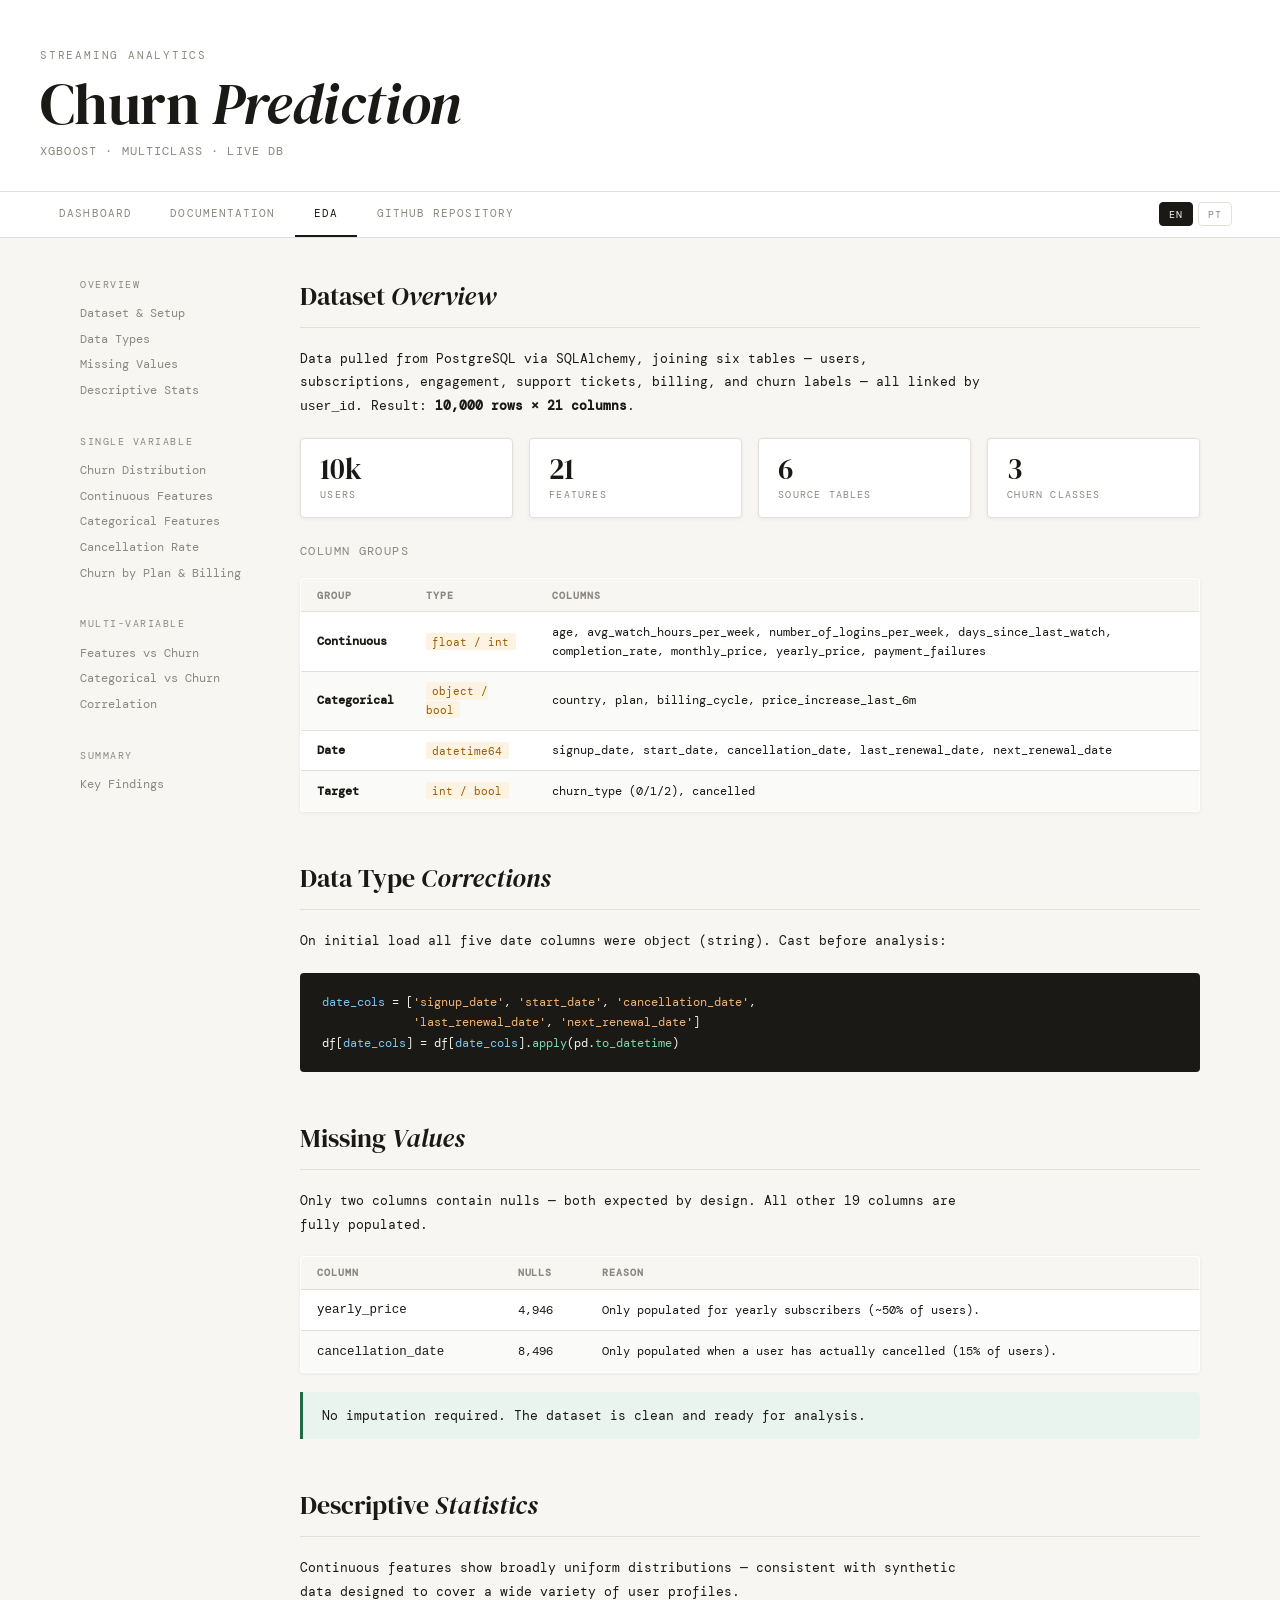
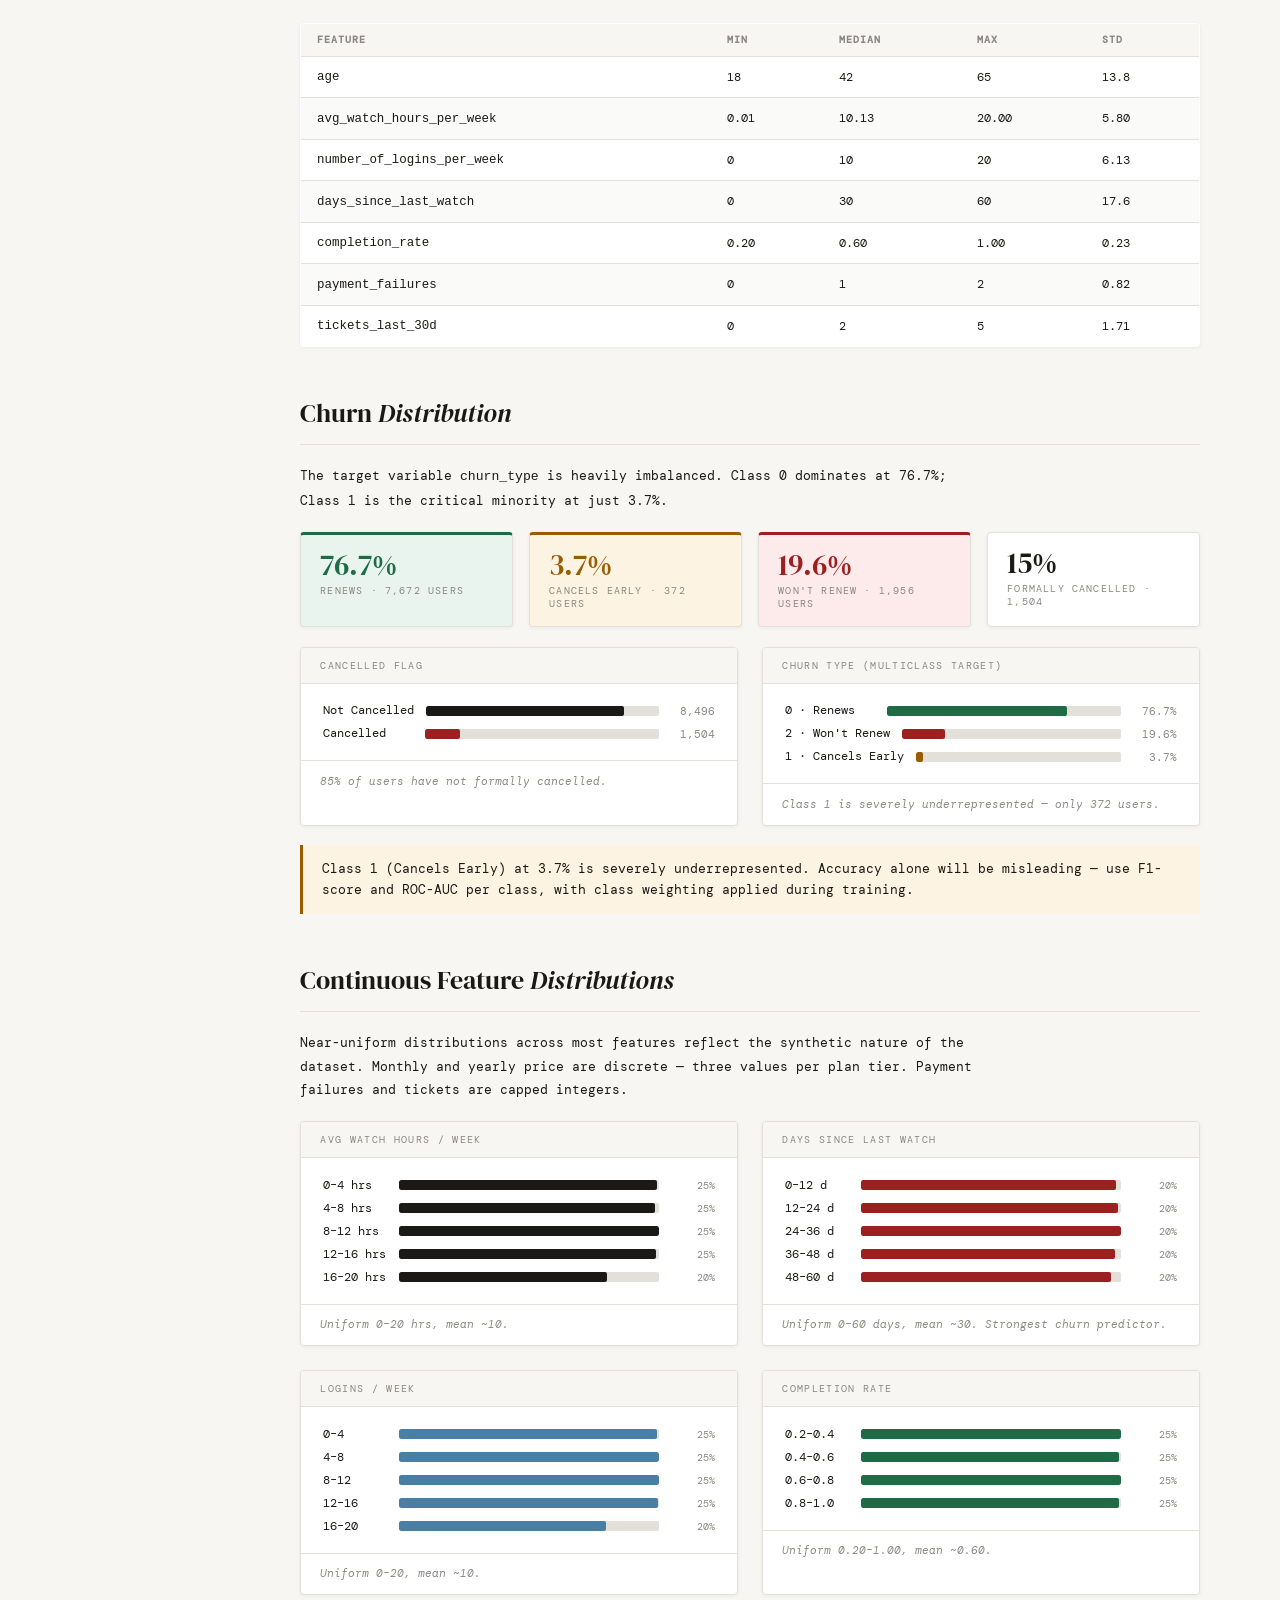
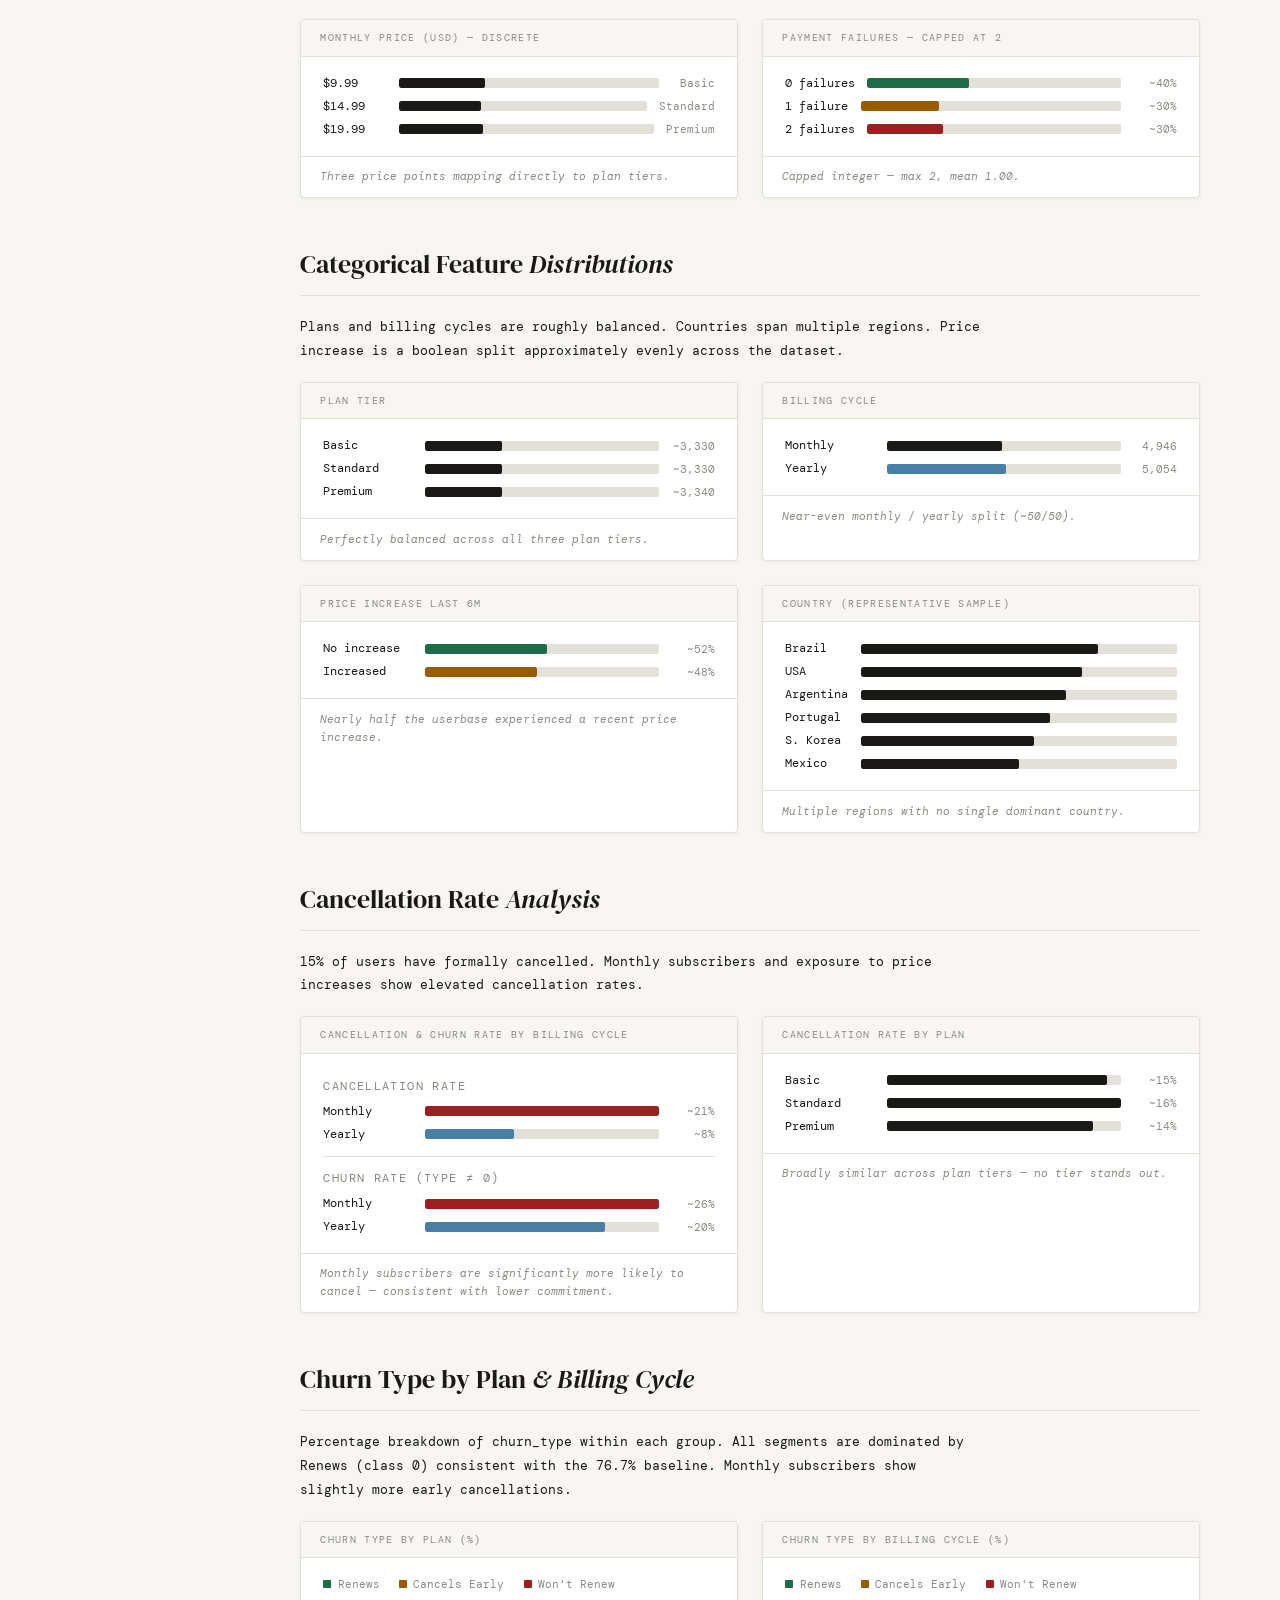
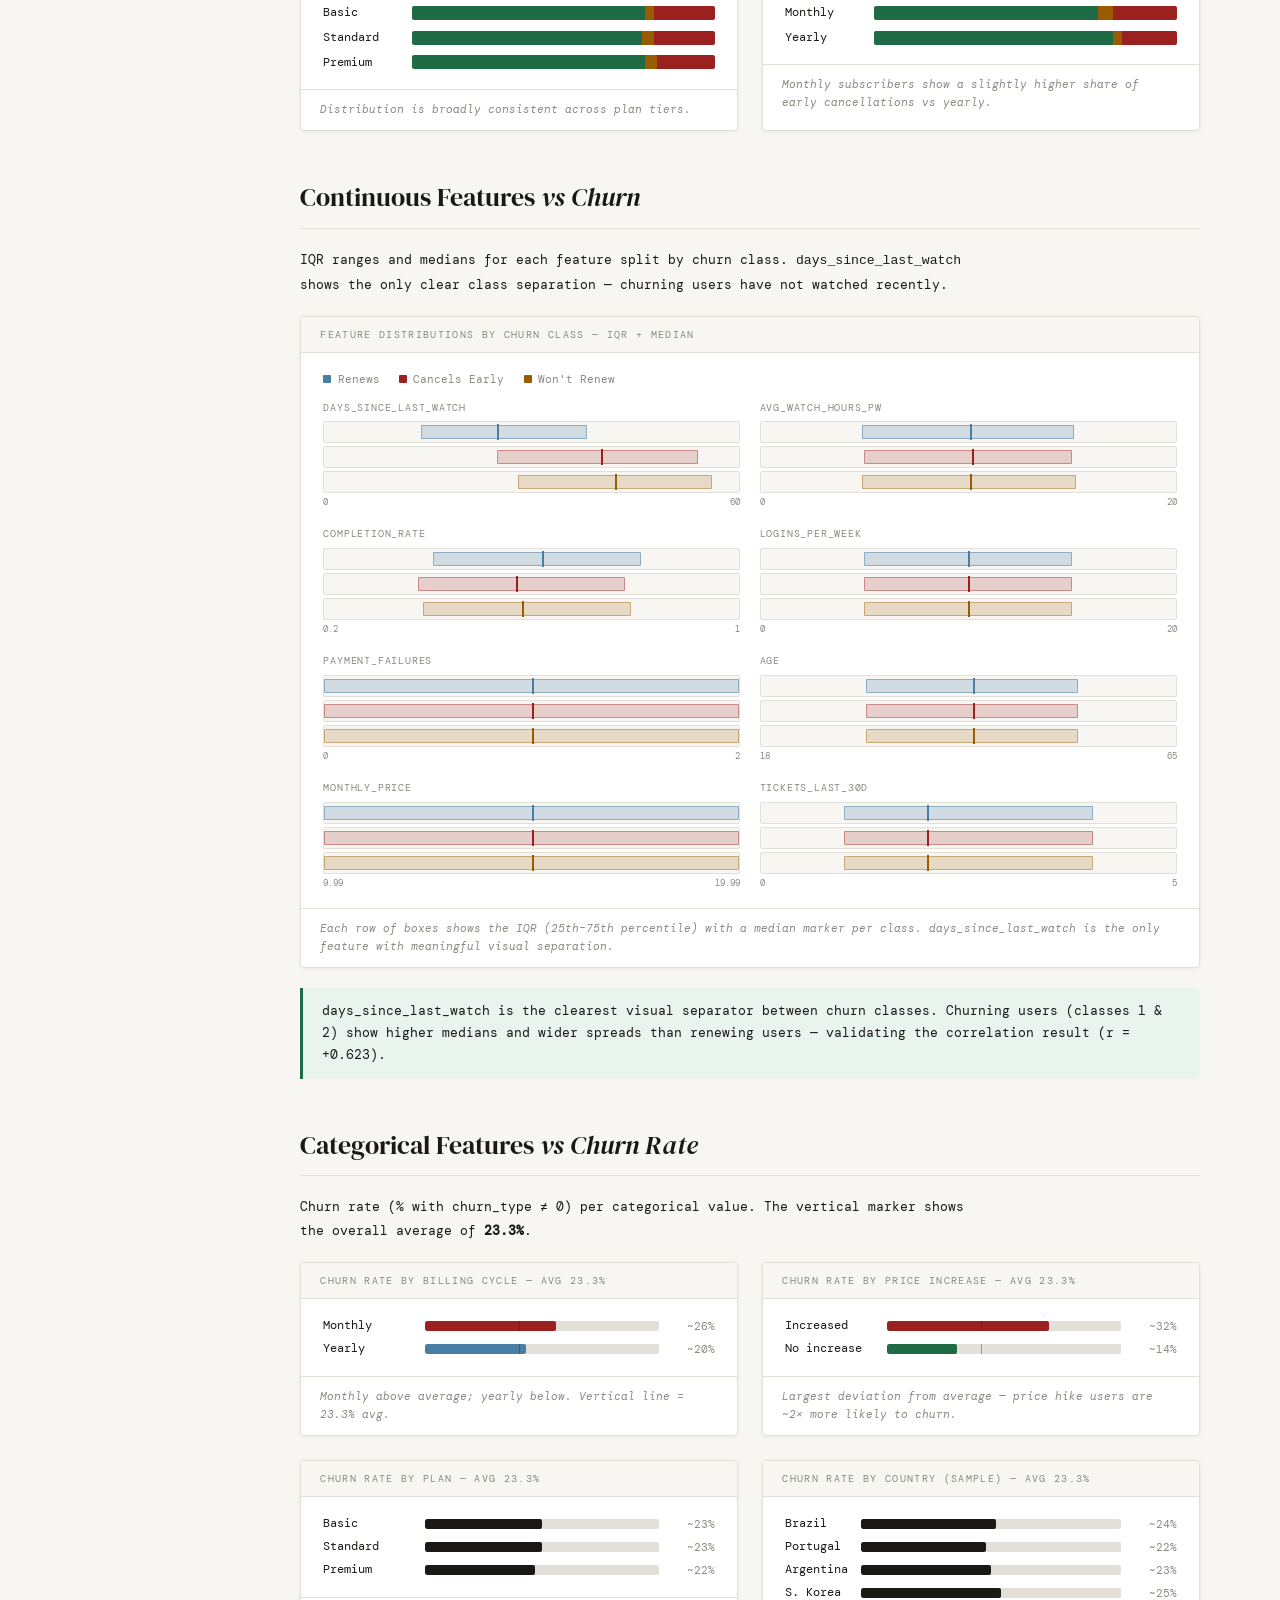
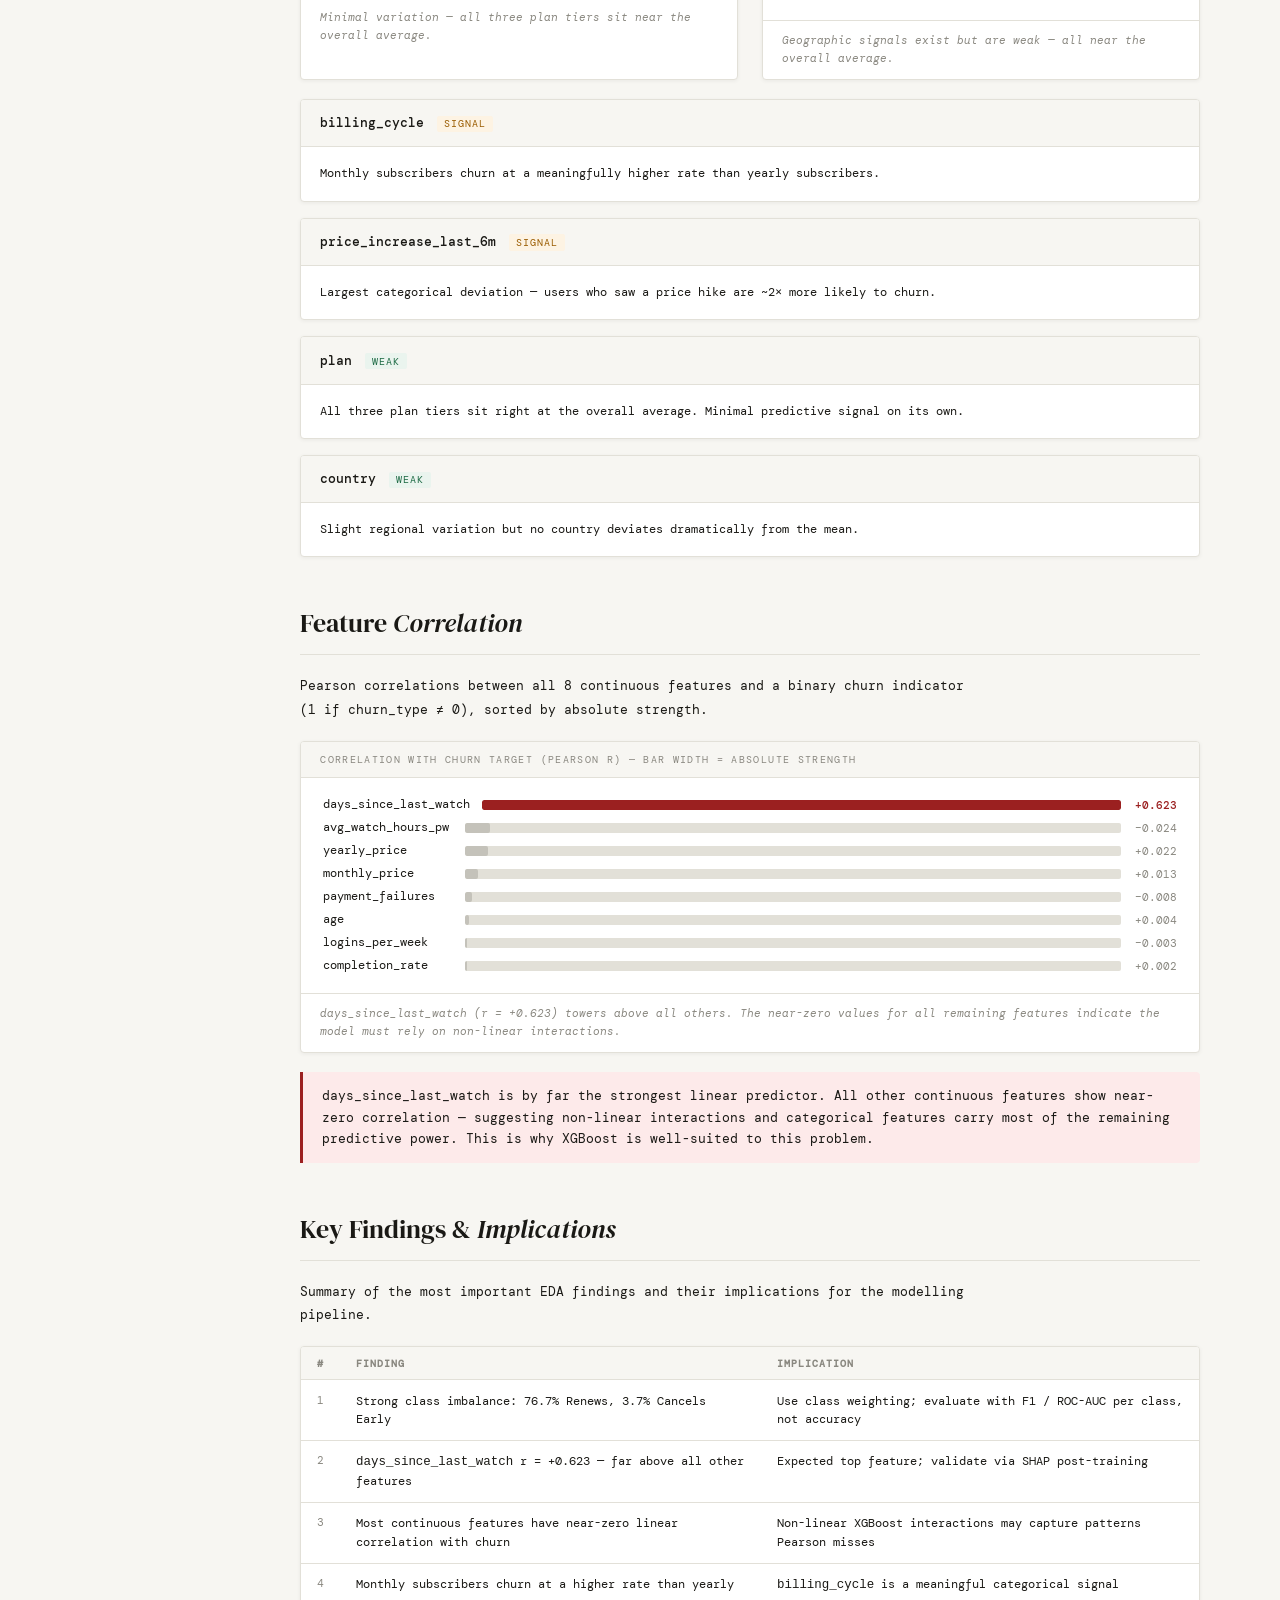
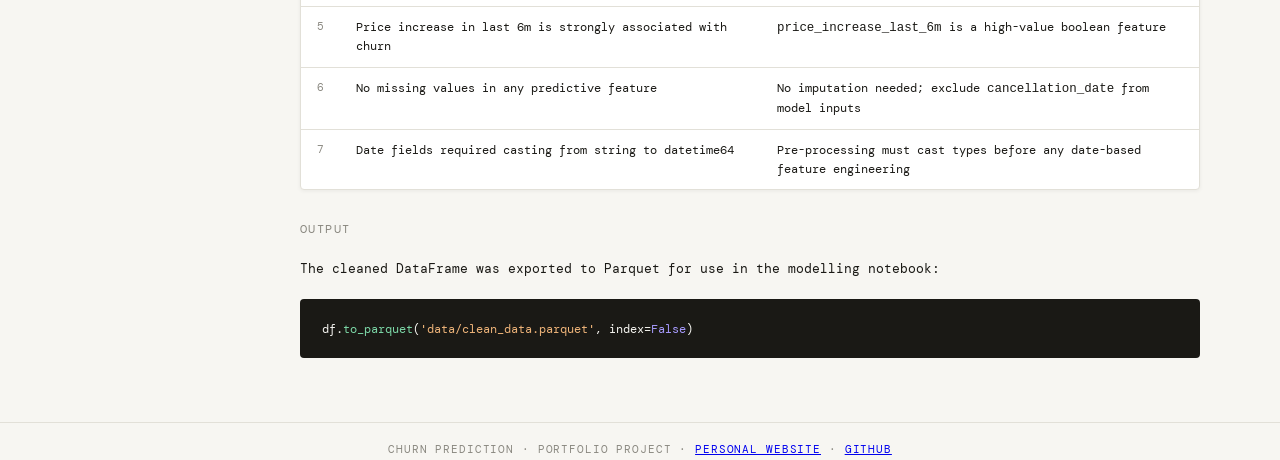
<file: docs/eda.html>
<!DOCTYPE html>
<html lang="en">
<head>
  <meta charset="UTF-8" />
  <meta name="viewport" content="width=device-width, initial-scale=1.0" />
  <title>EDA · Churn Prediction</title>
  <link rel="stylesheet" href="style_eda.css" />
  <link rel="preconnect" href="https://fonts.googleapis.com">
  <link href="https://fonts.googleapis.com/css2?family=DM+Serif+Display:ital@0;1&family=DM+Mono:wght@300;400;500&display=swap" rel="stylesheet">
</head>
<body>

  <header>
    <div class="header-inner">
      <div class="header-label" data-i18n="header.label">Streaming Analytics</div>
      <h1 data-i18n="header.h1">Churn <em>Prediction</em></h1>
      <p class="header-sub" data-i18n="header.sub">XGBoost · Multiclass · Live DB</p>
    </div>
  </header>

  <nav class="nav-tabs">
    <div class="nav-inner" style="align-items:center;">
      <a href="index.html" class="nav-tab" data-i18n="nav.dashboard">Dashboard</a>
      <a href="docs.html" class="nav-tab" data-i18n="nav.documentation">Documentation</a>
      <a href="eda.html" class="nav-tab active" data-i18n="nav.eda">EDA</a>
      <a href="https://github.com/lauratamari/streaming-churn-case" target="_blank" class="nav-tab" data-i18n="nav.github">GitHub Repository</a>
      <div class="lang-toggle" style="margin-left:auto;padding-right:.5rem;">
        <button class="lang-btn" data-lang="en">EN</button>
        <button class="lang-btn" data-lang="pt">PT</button>
      </div>
    </div>
  </nav>

  <div class="docs-layout">
    <aside class="docs-sidebar">
      <div class="sidebar-section">
        <div class="sidebar-section-title" data-i18n="eda.sidebar.overview">Overview</div>
        <a href="#overview"    class="sidebar-link" data-i18n="eda.sidebar.dataset">Dataset &amp; Setup</a>
        <a href="#dtypes"      class="sidebar-link" data-i18n="eda.sidebar.dtypes">Data Types</a>
        <a href="#missing"     class="sidebar-link" data-i18n="eda.sidebar.missing">Missing Values</a>
        <a href="#descriptive" class="sidebar-link" data-i18n="eda.sidebar.descriptive">Descriptive Stats</a>
      </div>
      <div class="sidebar-section">
        <div class="sidebar-section-title" data-i18n="eda.sidebar.single">Single Variable</div>
        <a href="#churn-dist"     class="sidebar-link" data-i18n="eda.sidebar.churndist">Churn Distribution</a>
        <a href="#continuous"     class="sidebar-link" data-i18n="eda.sidebar.continuous">Continuous Features</a>
        <a href="#categorical"    class="sidebar-link" data-i18n="eda.sidebar.categorical">Categorical Features</a>
        <a href="#cancellation"   class="sidebar-link" data-i18n="eda.sidebar.cancellation">Cancellation Rate</a>
        <a href="#churn-by-group" class="sidebar-link" data-i18n="eda.sidebar.churnbygroup">Churn by Plan &amp; Billing</a>
      </div>
      <div class="sidebar-section">
        <div class="sidebar-section-title" data-i18n="eda.sidebar.multi">Multi-Variable</div>
        <a href="#boxplots"     class="sidebar-link" data-i18n="eda.sidebar.boxplots">Features vs Churn</a>
        <a href="#cat-vs-churn" class="sidebar-link" data-i18n="eda.sidebar.catvschurn">Categorical vs Churn</a>
        <a href="#correlation"  class="sidebar-link" data-i18n="eda.sidebar.correlation">Correlation</a>
      </div>
      <div class="sidebar-section">
        <div class="sidebar-section-title" data-i18n="eda.sidebar.summary">Summary</div>
        <a href="#findings" class="sidebar-link" data-i18n="eda.sidebar.findings">Key Findings</a>
      </div>
    </aside>

    <div class="docs-content">

      <div class="doc-section" id="overview">
        <h2 class="doc-section-title" data-i18n="eda.overview.title">Dataset <em>Overview</em></h2>
        <p class="doc-p" data-i18n="eda.overview.p1">Data pulled from PostgreSQL via SQLAlchemy, joining six tables — users, subscriptions, engagement, support tickets, billing, and churn labels — all linked by <code>user_id</code>. Result: <strong>10,000 rows × 21 columns</strong>.</p>
        <div class="stat-grid">
          <div class="stat-card"><span class="stat-val">10k</span><span class="stat-label" data-i18n="eda.stat.users">Users</span></div>
          <div class="stat-card"><span class="stat-val">21</span><span class="stat-label" data-i18n="eda.stat.features">Features</span></div>
          <div class="stat-card"><span class="stat-val">6</span><span class="stat-label" data-i18n="eda.stat.tables">Source Tables</span></div>
          <div class="stat-card"><span class="stat-val">3</span><span class="stat-label" data-i18n="eda.stat.classes">Churn Classes</span></div>
        </div>
        <div class="doc-subsection-title" data-i18n="eda.overview.groups">Column Groups</div>
        <table class="state-table">
          <thead><tr><th data-i18n="eda.overview.th.group">Group</th><th data-i18n="eda.overview.th.type">Type</th><th data-i18n="eda.overview.th.columns">Columns</th></tr></thead>
          <tbody>
            <tr><td><strong data-i18n="eda.overview.td.continuous">Continuous</strong></td><td><span class="type-badge">float / int</span></td><td>age, avg_watch_hours_per_week, number_of_logins_per_week, days_since_last_watch, completion_rate, monthly_price, yearly_price, payment_failures</td></tr>
            <tr><td><strong data-i18n="eda.overview.td.categorical">Categorical</strong></td><td><span class="type-badge">object / bool</span></td><td>country, plan, billing_cycle, price_increase_last_6m</td></tr>
            <tr><td><strong data-i18n="eda.overview.td.date">Date</strong></td><td><span class="type-badge">datetime64</span></td><td>signup_date, start_date, cancellation_date, last_renewal_date, next_renewal_date</td></tr>
            <tr><td><strong data-i18n="eda.overview.td.target">Target</strong></td><td><span class="type-badge">int / bool</span></td><td>churn_type (0/1/2), cancelled</td></tr>
          </tbody>
        </table>
      </div>

      <div class="doc-section" id="dtypes">
        <h2 class="doc-section-title" data-i18n="eda.dtypes.title">Data Type <em>Corrections</em></h2>
        <p class="doc-p" data-i18n="eda.dtypes.p1">On initial load all five date columns were <code>object</code> (string). Cast before analysis:</p>
        <div class="code-block"><span class="val">date_cols</span> = [<span class="str">'signup_date'</span>, <span class="str">'start_date'</span>, <span class="str">'cancellation_date'</span>,
             <span class="str">'last_renewal_date'</span>, <span class="str">'next_renewal_date'</span>]
df[<span class="val">date_cols</span>] = df[<span class="val">date_cols</span>].<span class="fn">apply</span>(pd.<span class="fn">to_datetime</span>)</div>
      </div>

      <div class="doc-section" id="missing">
        <h2 class="doc-section-title" data-i18n="eda.missing.title">Missing <em>Values</em></h2>
        <p class="doc-p" data-i18n="eda.missing.p1">Only two columns contain nulls — both expected by design. All other 19 columns are fully populated.</p>
        <table class="state-table">
          <thead><tr><th data-i18n="eda.missing.th.column">Column</th><th data-i18n="eda.missing.th.nulls">Nulls</th><th data-i18n="eda.missing.th.reason">Reason</th></tr></thead>
          <tbody>
            <tr><td><code>yearly_price</code></td><td>4,946</td><td data-i18n="eda.missing.td.yearly">Only populated for yearly subscribers (~50% of users).</td></tr>
            <tr><td><code>cancellation_date</code></td><td>8,496</td><td data-i18n="eda.missing.td.cancellation">Only populated when a user has actually cancelled (15% of users).</td></tr>
          </tbody>
        </table>
        <div class="callout" data-i18n="eda.missing.callout">No imputation required. The dataset is clean and ready for analysis.</div>
      </div>

      <div class="doc-section" id="descriptive">
        <h2 class="doc-section-title" data-i18n="eda.descriptive.title">Descriptive <em>Statistics</em></h2>
        <p class="doc-p" data-i18n="eda.descriptive.p1">Continuous features show broadly uniform distributions — consistent with synthetic data designed to cover a wide variety of user profiles.</p>
        <table class="state-table">
          <thead><tr><th data-i18n="eda.descriptive.th.feature">Feature</th><th data-i18n="eda.descriptive.th.min">Min</th><th data-i18n="eda.descriptive.th.median">Median</th><th data-i18n="eda.descriptive.th.max">Max</th><th data-i18n="eda.descriptive.th.std">Std</th></tr></thead>
          <tbody>
            <tr><td><code>age</code></td><td>18</td><td>42</td><td>65</td><td>13.8</td></tr>
            <tr><td><code>avg_watch_hours_per_week</code></td><td>0.01</td><td>10.13</td><td>20.00</td><td>5.80</td></tr>
            <tr><td><code>number_of_logins_per_week</code></td><td>0</td><td>10</td><td>20</td><td>6.13</td></tr>
            <tr><td><code>days_since_last_watch</code></td><td>0</td><td>30</td><td>60</td><td>17.6</td></tr>
            <tr><td><code>completion_rate</code></td><td>0.20</td><td>0.60</td><td>1.00</td><td>0.23</td></tr>
            <tr><td><code>payment_failures</code></td><td>0</td><td>1</td><td>2</td><td>0.82</td></tr>
            <tr><td><code>tickets_last_30d</code></td><td>0</td><td>2</td><td>5</td><td>1.71</td></tr>
          </tbody>
        </table>
      </div>

      <div class="doc-section" id="churn-dist">
        <h2 class="doc-section-title" data-i18n="eda.churndist.title">Churn <em>Distribution</em></h2>
        <p class="doc-p" data-i18n="eda.churndist.p1">The target variable <code>churn_type</code> is heavily imbalanced. Class 0 dominates at 76.7%; Class 1 is the critical minority at just 3.7%.</p>
        <div class="stat-grid">
          <div class="stat-card green"><span class="stat-val">76.7%</span><span class="stat-label" data-i18n="eda.stat.renews">Renews · 7,672 users</span></div>
          <div class="stat-card amber"><span class="stat-val">3.7%</span><span class="stat-label" data-i18n="eda.stat.cancels">Cancels Early · 372 users</span></div>
          <div class="stat-card red"><span class="stat-val">19.6%</span><span class="stat-label" data-i18n="eda.stat.wont">Won't Renew · 1,956 users</span></div>
          <div class="stat-card"><span class="stat-val">15%</span><span class="stat-label" data-i18n="eda.stat.cancelled">Formally Cancelled · 1,504</span></div>
        </div>
        <div class="two-col">
          <div class="chart-wrap">
            <div class="chart-header"><span class="chart-title" data-i18n="eda.chart.cancelled.title">Cancelled flag</span></div>
            <div class="chart-body">
              <div class="h-bar-row">
                <span class="h-bar-label short">Not Cancelled</span>
                <div class="h-bar-track"><div class="h-bar-fill fill-accent" style="width:85%"></div></div>
                <span class="h-bar-val">8,496</span>
              </div>
              <div class="h-bar-row">
                <span class="h-bar-label short">Cancelled</span>
                <div class="h-bar-track"><div class="h-bar-fill fill-red" style="width:15%"></div></div>
                <span class="h-bar-val">1,504</span>
              </div>
            </div>
            <div class="chart-caption" data-i18n="eda.chart.cancelled.caption">85% of users have not formally cancelled.</div>
          </div>
          <div class="chart-wrap">
            <div class="chart-header"><span class="chart-title" data-i18n="eda.chart.churntype.title">Churn type (multiclass target)</span></div>
            <div class="chart-body">
              <div class="h-bar-row">
                <span class="h-bar-label short">0 · Renews</span>
                <div class="h-bar-track"><div class="h-bar-fill fill-green" style="width:76.7%"></div></div>
                <span class="h-bar-val">76.7%</span>
              </div>
              <div class="h-bar-row">
                <span class="h-bar-label short">2 · Won't Renew</span>
                <div class="h-bar-track"><div class="h-bar-fill fill-red" style="width:19.6%"></div></div>
                <span class="h-bar-val">19.6%</span>
              </div>
              <div class="h-bar-row">
                <span class="h-bar-label short">1 · Cancels Early</span>
                <div class="h-bar-track"><div class="h-bar-fill fill-amber" style="width:3.7%"></div></div>
                <span class="h-bar-val">3.7%</span>
              </div>
            </div>
            <div class="chart-caption" data-i18n="eda.chart.churntype.caption">Class 1 is severely underrepresented — only 372 users.</div>
          </div>
        </div>
        <div class="callout amber" data-i18n="eda.churndist.callout">Class 1 (Cancels Early) at 3.7% is severely underrepresented. Accuracy alone will be misleading — use F1-score and ROC-AUC per class, with class weighting applied during training.</div>
      </div>

      <div class="doc-section" id="continuous">
        <h2 class="doc-section-title" data-i18n="eda.continuous.title">Continuous Feature <em>Distributions</em></h2>
        <p class="doc-p" data-i18n="eda.continuous.p1">Near-uniform distributions across most features reflect the synthetic nature of the dataset. Monthly and yearly price are discrete — three values per plan tier. Payment failures and tickets are capped integers.</p>
        <div class="two-col">

          <div class="chart-wrap">
            <div class="chart-header"><span class="chart-title" data-i18n="eda.chart.watch.title">Avg watch hours / week</span></div>
            <div class="chart-body" id="watch-hist"></div>
            <div class="chart-caption" data-i18n="eda.chart.watch.caption">Uniform 0–20 hrs, mean ~10.</div>
          </div>

          <div class="chart-wrap">
            <div class="chart-header"><span class="chart-title" data-i18n="eda.chart.days.title">Days since last watch</span></div>
            <div class="chart-body" id="days-hist"></div>
            <div class="chart-caption" data-i18n="eda.chart.days.caption">Uniform 0–60 days, mean ~30. Strongest churn predictor.</div>
          </div>

          <div class="chart-wrap">
            <div class="chart-header"><span class="chart-title" data-i18n="eda.chart.logins.title">Logins / week</span></div>
            <div class="chart-body" id="login-hist"></div>
            <div class="chart-caption" data-i18n="eda.chart.logins.caption">Uniform 0–20, mean ~10.</div>
          </div>

          <div class="chart-wrap">
            <div class="chart-header"><span class="chart-title" data-i18n="eda.chart.completion.title">Completion rate</span></div>
            <div class="chart-body" id="completion-hist"></div>
            <div class="chart-caption" data-i18n="eda.chart.completion.caption">Uniform 0.20–1.00, mean ~0.60.</div>
          </div>

          <div class="chart-wrap">
            <div class="chart-header"><span class="chart-title" data-i18n="eda.chart.price.title">Monthly price (USD) — discrete</span></div>
            <div class="chart-body">
              <div class="h-bar-row">
                <span class="h-bar-label xs">$9.99</span>
                <div class="h-bar-track"><div class="h-bar-fill fill-accent" style="width:33%"></div></div>
                <span class="h-bar-val">Basic</span>
              </div>
              <div class="h-bar-row">
                <span class="h-bar-label xs">$14.99</span>
                <div class="h-bar-track"><div class="h-bar-fill fill-accent" style="width:33%"></div></div>
                <span class="h-bar-val">Standard</span>
              </div>
              <div class="h-bar-row">
                <span class="h-bar-label xs">$19.99</span>
                <div class="h-bar-track"><div class="h-bar-fill fill-accent" style="width:33%"></div></div>
                <span class="h-bar-val">Premium</span>
              </div>
            </div>
            <div class="chart-caption" data-i18n="eda.chart.price.caption">Three price points mapping directly to plan tiers.</div>
          </div>

          <div class="chart-wrap">
            <div class="chart-header"><span class="chart-title" data-i18n="eda.chart.failures.title">Payment failures — capped at 2</span></div>
            <div class="chart-body">
              <div class="h-bar-row">
                <span class="h-bar-label xs">0 failures</span>
                <div class="h-bar-track"><div class="h-bar-fill fill-green" style="width:40%"></div></div>
                <span class="h-bar-val">~40%</span>
              </div>
              <div class="h-bar-row">
                <span class="h-bar-label xs">1 failure</span>
                <div class="h-bar-track"><div class="h-bar-fill fill-amber" style="width:30%"></div></div>
                <span class="h-bar-val">~30%</span>
              </div>
              <div class="h-bar-row">
                <span class="h-bar-label xs">2 failures</span>
                <div class="h-bar-track"><div class="h-bar-fill fill-red" style="width:30%"></div></div>
                <span class="h-bar-val">~30%</span>
              </div>
            </div>
            <div class="chart-caption" data-i18n="eda.chart.failures.caption">Capped integer — max 2, mean 1.00.</div>
          </div>

        </div>
      </div>

      <div class="doc-section" id="categorical">
        <h2 class="doc-section-title" data-i18n="eda.categorical.title">Categorical Feature <em>Distributions</em></h2>
        <p class="doc-p" data-i18n="eda.categorical.p1">Plans and billing cycles are roughly balanced. Countries span multiple regions. Price increase is a boolean split approximately evenly across the dataset.</p>
        <div class="two-col">

          <div class="chart-wrap">
            <div class="chart-header"><span class="chart-title" data-i18n="eda.chart.plan.title">Plan tier</span></div>
            <div class="chart-body">
              <div class="h-bar-row">
                <span class="h-bar-label short">Basic</span>
                <div class="h-bar-track"><div class="h-bar-fill fill-accent" style="width:33%"></div></div>
                <span class="h-bar-val">~3,330</span>
              </div>
              <div class="h-bar-row">
                <span class="h-bar-label short">Standard</span>
                <div class="h-bar-track"><div class="h-bar-fill fill-accent" style="width:33%"></div></div>
                <span class="h-bar-val">~3,330</span>
              </div>
              <div class="h-bar-row">
                <span class="h-bar-label short">Premium</span>
                <div class="h-bar-track"><div class="h-bar-fill fill-accent" style="width:33%"></div></div>
                <span class="h-bar-val">~3,340</span>
              </div>
            </div>
            <div class="chart-caption" data-i18n="eda.chart.plan.caption">Perfectly balanced across all three plan tiers.</div>
          </div>

          <div class="chart-wrap">
            <div class="chart-header"><span class="chart-title" data-i18n="eda.chart.billing.title">Billing cycle</span></div>
            <div class="chart-body">
              <div class="h-bar-row">
                <span class="h-bar-label short">Monthly</span>
                <div class="h-bar-track"><div class="h-bar-fill fill-accent" style="width:49%"></div></div>
                <span class="h-bar-val">4,946</span>
              </div>
              <div class="h-bar-row">
                <span class="h-bar-label short">Yearly</span>
                <div class="h-bar-track"><div class="h-bar-fill fill-blue" style="width:51%"></div></div>
                <span class="h-bar-val">5,054</span>
              </div>
            </div>
            <div class="chart-caption" data-i18n="eda.chart.billing.caption">Near-even monthly / yearly split (~50/50).</div>
          </div>

          <div class="chart-wrap">
            <div class="chart-header"><span class="chart-title" data-i18n="eda.chart.priceinc.title">Price increase last 6m</span></div>
            <div class="chart-body">
              <div class="h-bar-row">
                <span class="h-bar-label short">No increase</span>
                <div class="h-bar-track"><div class="h-bar-fill fill-green" style="width:52%"></div></div>
                <span class="h-bar-val">~52%</span>
              </div>
              <div class="h-bar-row">
                <span class="h-bar-label short">Increased</span>
                <div class="h-bar-track"><div class="h-bar-fill fill-amber" style="width:48%"></div></div>
                <span class="h-bar-val">~48%</span>
              </div>
            </div>
            <div class="chart-caption" data-i18n="eda.chart.priceinc.caption">Nearly half the userbase experienced a recent price increase.</div>
          </div>

          <div class="chart-wrap">
            <div class="chart-header"><span class="chart-title" data-i18n="eda.chart.country.title">Country (representative sample)</span></div>
            <div class="chart-body">
              <div class="h-bar-row">
                <span class="h-bar-label xs">Brazil</span>
                <div class="h-bar-track"><div class="h-bar-fill fill-accent" style="width:75%"></div></div>
              </div>
              <div class="h-bar-row">
                <span class="h-bar-label xs">USA</span>
                <div class="h-bar-track"><div class="h-bar-fill fill-accent" style="width:70%"></div></div>
              </div>
              <div class="h-bar-row">
                <span class="h-bar-label xs">Argentina</span>
                <div class="h-bar-track"><div class="h-bar-fill fill-accent" style="width:65%"></div></div>
              </div>
              <div class="h-bar-row">
                <span class="h-bar-label xs">Portugal</span>
                <div class="h-bar-track"><div class="h-bar-fill fill-accent" style="width:60%"></div></div>
              </div>
              <div class="h-bar-row">
                <span class="h-bar-label xs">S. Korea</span>
                <div class="h-bar-track"><div class="h-bar-fill fill-accent" style="width:55%"></div></div>
              </div>
              <div class="h-bar-row">
                <span class="h-bar-label xs">Mexico</span>
                <div class="h-bar-track"><div class="h-bar-fill fill-accent" style="width:50%"></div></div>
              </div>
            </div>
            <div class="chart-caption" data-i18n="eda.chart.country.caption">Multiple regions with no single dominant country.</div>
          </div>

        </div>
      </div>

      <div class="doc-section" id="cancellation">
        <h2 class="doc-section-title" data-i18n="eda.cancellation.title">Cancellation Rate <em>Analysis</em></h2>
        <p class="doc-p" data-i18n="eda.cancellation.p1">15% of users have formally cancelled. Monthly subscribers and exposure to price increases show elevated cancellation rates.</p>
        <div class="two-col">

          <div class="chart-wrap">
            <div class="chart-header"><span class="chart-title" data-i18n="eda.chart.cancel.billing.title">Cancellation &amp; churn rate by billing cycle</span></div>
            <div class="chart-body">
              <div class="doc-subsection-title" style="margin-bottom:.6rem" data-i18n="eda.chart.cancel.rate">Cancellation rate</div>
              <div class="h-bar-row">
                <span class="h-bar-label short">Monthly</span>
                <div class="h-bar-track"><div class="h-bar-fill fill-red" style="width:100%"></div></div>
                <span class="h-bar-val">~21%</span>
              </div>
              <div class="h-bar-row">
                <span class="h-bar-label short">Yearly</span>
                <div class="h-bar-track"><div class="h-bar-fill fill-blue" style="width:38%"></div></div>
                <span class="h-bar-val">~8%</span>
              </div>
              <hr class="chart-divider">
              <div class="doc-subsection-title" style="margin-bottom:.6rem" data-i18n="eda.chart.churn.rate">Churn rate (type ≠ 0)</div>
              <div class="h-bar-row">
                <span class="h-bar-label short">Monthly</span>
                <div class="h-bar-track"><div class="h-bar-fill fill-red" style="width:100%"></div></div>
                <span class="h-bar-val">~26%</span>
              </div>
              <div class="h-bar-row">
                <span class="h-bar-label short">Yearly</span>
                <div class="h-bar-track"><div class="h-bar-fill fill-blue" style="width:77%"></div></div>
                <span class="h-bar-val">~20%</span>
              </div>
            </div>
            <div class="chart-caption" data-i18n="eda.chart.cancel.billing.caption">Monthly subscribers are significantly more likely to cancel — consistent with lower commitment.</div>
          </div>

          <div class="chart-wrap">
            <div class="chart-header"><span class="chart-title" data-i18n="eda.chart.cancel.plan.title">Cancellation rate by plan</span></div>
            <div class="chart-body">
              <div class="h-bar-row">
                <span class="h-bar-label short">Basic</span>
                <div class="h-bar-track"><div class="h-bar-fill fill-accent" style="width:94%"></div></div>
                <span class="h-bar-val">~15%</span>
              </div>
              <div class="h-bar-row">
                <span class="h-bar-label short">Standard</span>
                <div class="h-bar-track"><div class="h-bar-fill fill-accent" style="width:100%"></div></div>
                <span class="h-bar-val">~16%</span>
              </div>
              <div class="h-bar-row">
                <span class="h-bar-label short">Premium</span>
                <div class="h-bar-track"><div class="h-bar-fill fill-accent" style="width:88%"></div></div>
                <span class="h-bar-val">~14%</span>
              </div>
            </div>
            <div class="chart-caption" data-i18n="eda.chart.cancel.plan.caption">Broadly similar across plan tiers — no tier stands out.</div>
          </div>

        </div>
      </div>

      <div class="doc-section" id="churn-by-group">
        <h2 class="doc-section-title" data-i18n="eda.churnbygroup.title">Churn Type by Plan <em>&amp; Billing Cycle</em></h2>
        <p class="doc-p" data-i18n="eda.churnbygroup.p1">Percentage breakdown of churn_type within each group. All segments are dominated by Renews (class 0) consistent with the 76.7% baseline. Monthly subscribers show slightly more early cancellations.</p>
        <div class="two-col">

          <div class="chart-wrap">
            <div class="chart-header"><span class="chart-title" data-i18n="eda.chart.churnplan.title">Churn type by plan (%)</span></div>
            <div class="chart-body">
              <div class="legend">
                <div class="legend-item"><div class="legend-dot" style="background:var(--green)"></div>Renews</div>
                <div class="legend-item"><div class="legend-dot" style="background:var(--amber)"></div>Cancels Early</div>
                <div class="legend-item"><div class="legend-dot" style="background:var(--red)"></div>Won't Renew</div>
              </div>
              <div class="stacked-row">
                <span class="stacked-label">Basic</span>
                <div class="stacked-bar">
                  <div class="stacked-seg" style="width:77%;background:var(--green)"></div>
                  <div class="stacked-seg" style="width:3%;background:var(--amber)"></div>
                  <div class="stacked-seg" style="width:20%;background:var(--red)"></div>
                </div>
              </div>
              <div class="stacked-row">
                <span class="stacked-label">Standard</span>
                <div class="stacked-bar">
                  <div class="stacked-seg" style="width:76%;background:var(--green)"></div>
                  <div class="stacked-seg" style="width:4%;background:var(--amber)"></div>
                  <div class="stacked-seg" style="width:20%;background:var(--red)"></div>
                </div>
              </div>
              <div class="stacked-row">
                <span class="stacked-label">Premium</span>
                <div class="stacked-bar">
                  <div class="stacked-seg" style="width:77%;background:var(--green)"></div>
                  <div class="stacked-seg" style="width:4%;background:var(--amber)"></div>
                  <div class="stacked-seg" style="width:19%;background:var(--red)"></div>
                </div>
              </div>
            </div>
            <div class="chart-caption" data-i18n="eda.chart.churnplan.caption">Distribution is broadly consistent across plan tiers.</div>
          </div>

          <div class="chart-wrap">
            <div class="chart-header"><span class="chart-title" data-i18n="eda.chart.churnbilling.title">Churn type by billing cycle (%)</span></div>
            <div class="chart-body">
              <div class="legend">
                <div class="legend-item"><div class="legend-dot" style="background:var(--green)"></div>Renews</div>
                <div class="legend-item"><div class="legend-dot" style="background:var(--amber)"></div>Cancels Early</div>
                <div class="legend-item"><div class="legend-dot" style="background:var(--red)"></div>Won't Renew</div>
              </div>
              <div class="stacked-row">
                <span class="stacked-label">Monthly</span>
                <div class="stacked-bar">
                  <div class="stacked-seg" style="width:74%;background:var(--green)"></div>
                  <div class="stacked-seg" style="width:5%;background:var(--amber)"></div>
                  <div class="stacked-seg" style="width:21%;background:var(--red)"></div>
                </div>
              </div>
              <div class="stacked-row">
                <span class="stacked-label">Yearly</span>
                <div class="stacked-bar">
                  <div class="stacked-seg" style="width:79%;background:var(--green)"></div>
                  <div class="stacked-seg" style="width:3%;background:var(--amber)"></div>
                  <div class="stacked-seg" style="width:18%;background:var(--red)"></div>
                </div>
              </div>
            </div>
            <div class="chart-caption" data-i18n="eda.chart.churnbilling.caption">Monthly subscribers show a slightly higher share of early cancellations vs yearly.</div>
          </div>

        </div>
      </div>

      <div class="doc-section" id="boxplots">
        <h2 class="doc-section-title" data-i18n="eda.boxplots.title">Continuous Features <em>vs Churn</em></h2>
        <p class="doc-p" data-i18n="eda.boxplots.p1">IQR ranges and medians for each feature split by churn class. <code>days_since_last_watch</code> shows the only clear class separation — churning users have not watched recently.</p>

        <div class="chart-wrap">
          <div class="chart-header"><span class="chart-title" data-i18n="eda.chart.box.title">Feature distributions by churn class — IQR + median</span></div>
          <div class="chart-body">
            <div class="legend">
              <div class="legend-item"><div class="legend-dot" style="background:#4a7fa5"></div>Renews</div>
              <div class="legend-item"><div class="legend-dot" style="background:var(--red)"></div>Cancels Early</div>
              <div class="legend-item"><div class="legend-dot" style="background:var(--amber)"></div>Won't Renew</div>
            </div>
            <div class="box-plot-grid" id="box-plots"></div>
          </div>
          <div class="chart-caption" data-i18n="eda.chart.box.caption">Each row of boxes shows the IQR (25th–75th percentile) with a median marker per class. days_since_last_watch is the only feature with meaningful visual separation.</div>
        </div>

        <div class="callout" data-i18n="eda.boxplots.callout">days_since_last_watch is the clearest visual separator between churn classes. Churning users (classes 1 &amp; 2) show higher medians and wider spreads than renewing users — validating the correlation result (r = +0.623).</div>
      </div>

      <div class="doc-section" id="cat-vs-churn">
        <h2 class="doc-section-title" data-i18n="eda.catvschurn.title">Categorical Features <em>vs Churn Rate</em></h2>
        <p class="doc-p" data-i18n="eda.catvschurn.p1">Churn rate (% with churn_type ≠ 0) per categorical value. The vertical marker shows the overall average of <strong>23.3%</strong>.</p>

        <div class="two-col">

          <div class="chart-wrap">
            <div class="chart-header"><span class="chart-title" data-i18n="eda.chart.cvsc.billing.title">Churn rate by billing cycle &mdash; avg 23.3%</span></div>
            <div class="chart-body">
              <div class="h-bar-row">
                <span class="h-bar-label short">Monthly</span>
                <div class="h-bar-track">
                  <div class="h-bar-fill fill-red" style="width:56%"></div>
                  <div class="ref-line" style="left:40%"></div>
                </div>
                <span class="h-bar-val">~26%</span>
              </div>
              <div class="h-bar-row">
                <span class="h-bar-label short">Yearly</span>
                <div class="h-bar-track">
                  <div class="h-bar-fill fill-blue" style="width:43%"></div>
                  <div class="ref-line" style="left:40%"></div>
                </div>
                <span class="h-bar-val">~20%</span>
              </div>
            </div>
            <div class="chart-caption" data-i18n="eda.chart.cvsc.billing.caption">Monthly above average; yearly below. Vertical line = 23.3% avg.</div>
          </div>

          <div class="chart-wrap">
            <div class="chart-header"><span class="chart-title" data-i18n="eda.chart.cvsc.priceinc.title">Churn rate by price increase &mdash; avg 23.3%</span></div>
            <div class="chart-body">
              <div class="h-bar-row">
                <span class="h-bar-label short">Increased</span>
                <div class="h-bar-track">
                  <div class="h-bar-fill fill-red" style="width:69%"></div>
                  <div class="ref-line" style="left:40%"></div>
                </div>
                <span class="h-bar-val">~32%</span>
              </div>
              <div class="h-bar-row">
                <span class="h-bar-label short">No increase</span>
                <div class="h-bar-track">
                  <div class="h-bar-fill fill-green" style="width:30%"></div>
                  <div class="ref-line" style="left:40%"></div>
                </div>
                <span class="h-bar-val">~14%</span>
              </div>
            </div>
            <div class="chart-caption" data-i18n="eda.chart.cvsc.priceinc.caption">Largest deviation from average — price hike users are ~2× more likely to churn.</div>
          </div>

          <div class="chart-wrap">
            <div class="chart-header"><span class="chart-title" data-i18n="eda.chart.cvsc.plan.title">Churn rate by plan &mdash; avg 23.3%</span></div>
            <div class="chart-body">
              <div class="h-bar-row">
                <span class="h-bar-label short">Basic</span>
                <div class="h-bar-track">
                  <div class="h-bar-fill fill-accent" style="width:50%"></div>
                  <div class="ref-line" style="left:40%"></div>
                </div>
                <span class="h-bar-val">~23%</span>
              </div>
              <div class="h-bar-row">
                <span class="h-bar-label short">Standard</span>
                <div class="h-bar-track">
                  <div class="h-bar-fill fill-accent" style="width:50%"></div>
                  <div class="ref-line" style="left:40%"></div>
                </div>
                <span class="h-bar-val">~23%</span>
              </div>
              <div class="h-bar-row">
                <span class="h-bar-label short">Premium</span>
                <div class="h-bar-track">
                  <div class="h-bar-fill fill-accent" style="width:47%"></div>
                  <div class="ref-line" style="left:40%"></div>
                </div>
                <span class="h-bar-val">~22%</span>
              </div>
            </div>
            <div class="chart-caption" data-i18n="eda.chart.cvsc.plan.caption">Minimal variation — all three plan tiers sit near the overall average.</div>
          </div>

          <div class="chart-wrap">
            <div class="chart-header"><span class="chart-title" data-i18n="eda.chart.cvsc.country.title">Churn rate by country (sample) &mdash; avg 23.3%</span></div>
            <div class="chart-body">
              <div class="h-bar-row">
                <span class="h-bar-label xs">Brazil</span>
                <div class="h-bar-track">
                  <div class="h-bar-fill fill-accent" style="width:52%"></div>
                  <div class="ref-line" style="left:40%"></div>
                </div>
                <span class="h-bar-val">~24%</span>
              </div>
              <div class="h-bar-row">
                <span class="h-bar-label xs">Portugal</span>
                <div class="h-bar-track">
                  <div class="h-bar-fill fill-accent" style="width:48%"></div>
                  <div class="ref-line" style="left:40%"></div>
                </div>
                <span class="h-bar-val">~22%</span>
              </div>
              <div class="h-bar-row">
                <span class="h-bar-label xs">Argentina</span>
                <div class="h-bar-track">
                  <div class="h-bar-fill fill-accent" style="width:50%"></div>
                  <div class="ref-line" style="left:40%"></div>
                </div>
                <span class="h-bar-val">~23%</span>
              </div>
              <div class="h-bar-row">
                <span class="h-bar-label xs">S. Korea</span>
                <div class="h-bar-track">
                  <div class="h-bar-fill fill-accent" style="width:54%"></div>
                  <div class="ref-line" style="left:40%"></div>
                </div>
                <span class="h-bar-val">~25%</span>
              </div>
            </div>
            <div class="chart-caption" data-i18n="eda.chart.cvsc.country.caption">Geographic signals exist but are weak — all near the overall average.</div>
          </div>

        </div>

        <div class="fn-grid">
          <div class="fn-card">
            <div class="fn-card-header"><span class="fn-name">billing_cycle</span><span class="fn-async" data-i18n="eda.badge.signal" style="background:var(--amber-bg);color:var(--amber)">signal</span></div>
            <div class="fn-card-body"><p class="fn-desc" data-i18n="eda.signal.billing.desc">Monthly subscribers churn at a meaningfully higher rate than yearly subscribers.</p></div>
          </div>
          <div class="fn-card">
            <div class="fn-card-header"><span class="fn-name">price_increase_last_6m</span><span class="fn-async" data-i18n="eda.badge.signal" style="background:var(--amber-bg);color:var(--amber)">signal</span></div>
            <div class="fn-card-body"><p class="fn-desc" data-i18n="eda.signal.priceinc.desc">Largest categorical deviation — users who saw a price hike are ~2× more likely to churn.</p></div>
          </div>
          <div class="fn-card">
            <div class="fn-card-header"><span class="fn-name">plan</span><span class="fn-async" data-i18n="eda.badge.weak" style="background:var(--green-bg);color:var(--green)">weak</span></div>
            <div class="fn-card-body"><p class="fn-desc" data-i18n="eda.signal.plan.desc">All three plan tiers sit right at the overall average. Minimal predictive signal on its own.</p></div>
          </div>
          <div class="fn-card">
            <div class="fn-card-header"><span class="fn-name">country</span><span class="fn-async" data-i18n="eda.badge.weak" style="background:var(--green-bg);color:var(--green)">weak</span></div>
            <div class="fn-card-body"><p class="fn-desc" data-i18n="eda.signal.country.desc">Slight regional variation but no country deviates dramatically from the mean.</p></div>
          </div>
        </div>
      </div>

      <div class="doc-section" id="correlation">
        <h2 class="doc-section-title" data-i18n="eda.correlation.title">Feature <em>Correlation</em></h2>
        <p class="doc-p" data-i18n="eda.correlation.p1">Pearson correlations between all 8 continuous features and a binary churn indicator (1 if churn_type ≠ 0), sorted by absolute strength.</p>

        <div class="chart-wrap">
          <div class="chart-header"><span class="chart-title" data-i18n="eda.chart.corr.title">Correlation with churn target (Pearson r) — bar width = absolute strength</span></div>
          <div class="chart-body">
            <div class="h-bar-row">
              <span class="h-bar-label">days_since_last_watch</span>
              <div class="h-bar-track"><div class="h-bar-fill fill-red" style="width:100%"></div></div>
              <span class="h-bar-val strong">+0.623</span>
            </div>
            <div class="h-bar-row">
              <span class="h-bar-label">avg_watch_hours_pw</span>
              <div class="h-bar-track"><div class="h-bar-fill fill-muted" style="width:3.8%"></div></div>
              <span class="h-bar-val">&minus;0.024</span>
            </div>
            <div class="h-bar-row">
              <span class="h-bar-label">yearly_price</span>
              <div class="h-bar-track"><div class="h-bar-fill fill-muted" style="width:3.5%"></div></div>
              <span class="h-bar-val">+0.022</span>
            </div>
            <div class="h-bar-row">
              <span class="h-bar-label">monthly_price</span>
              <div class="h-bar-track"><div class="h-bar-fill fill-muted" style="width:2%"></div></div>
              <span class="h-bar-val">+0.013</span>
            </div>
            <div class="h-bar-row">
              <span class="h-bar-label">payment_failures</span>
              <div class="h-bar-track"><div class="h-bar-fill fill-muted" style="width:1.2%"></div></div>
              <span class="h-bar-val">&minus;0.008</span>
            </div>
            <div class="h-bar-row">
              <span class="h-bar-label">age</span>
              <div class="h-bar-track"><div class="h-bar-fill fill-muted" style="width:0.6%"></div></div>
              <span class="h-bar-val">+0.004</span>
            </div>
            <div class="h-bar-row">
              <span class="h-bar-label">logins_per_week</span>
              <div class="h-bar-track"><div class="h-bar-fill fill-muted" style="width:0.4%"></div></div>
              <span class="h-bar-val">&minus;0.003</span>
            </div>
            <div class="h-bar-row">
              <span class="h-bar-label">completion_rate</span>
              <div class="h-bar-track"><div class="h-bar-fill fill-muted" style="width:0.3%"></div></div>
              <span class="h-bar-val">+0.002</span>
            </div>
          </div>
          <div class="chart-caption" data-i18n="eda.chart.corr.caption">days_since_last_watch (r = +0.623) towers above all others. The near-zero values for all remaining features indicate the model must rely on non-linear interactions.</div>
        </div>

        <div class="callout red" data-i18n="eda.correlation.callout">days_since_last_watch is by far the strongest linear predictor. All other continuous features show near-zero correlation — suggesting non-linear interactions and categorical features carry most of the remaining predictive power. This is why XGBoost is well-suited to this problem.</div>
      </div>

      <div class="doc-section" id="findings">
        <h2 class="doc-section-title" data-i18n="eda.findings.title">Key Findings &amp; <em>Implications</em></h2>
        <p class="doc-p" data-i18n="eda.findings.p1">Summary of the most important EDA findings and their implications for the modelling pipeline.</p>

        <div style="background:var(--surface);border:1px solid var(--border);border-radius:var(--radius);overflow:hidden;box-shadow:var(--shadow)">
          <table class="findings-table">
            <thead><tr><th data-i18n="eda.findings.th.num">#</th><th data-i18n="eda.findings.th.finding">Finding</th><th data-i18n="eda.findings.th.implication">Implication</th></tr></thead>
            <tbody>
              <tr><td class="num-cell">1</td><td data-i18n="eda.findings.td.f1">Strong class imbalance: 76.7% Renews, 3.7% Cancels Early</td><td data-i18n="eda.findings.td.i1">Use class weighting; evaluate with F1 / ROC-AUC per class, not accuracy</td></tr>
              <tr><td class="num-cell">2</td><td data-i18n="eda.findings.td.f2"><code>days_since_last_watch</code> r = +0.623 — far above all other features</td><td data-i18n="eda.findings.td.i2">Expected top feature; validate via SHAP post-training</td></tr>
              <tr><td class="num-cell">3</td><td data-i18n="eda.findings.td.f3">Most continuous features have near-zero linear correlation with churn</td><td data-i18n="eda.findings.td.i3">Non-linear XGBoost interactions may capture patterns Pearson misses</td></tr>
              <tr><td class="num-cell">4</td><td data-i18n="eda.findings.td.f4">Monthly subscribers churn at a higher rate than yearly</td><td data-i18n="eda.findings.td.i4"><code>billing_cycle</code> is a meaningful categorical signal</td></tr>
              <tr><td class="num-cell">5</td><td data-i18n="eda.findings.td.f5">Price increase in last 6m is strongly associated with churn</td><td data-i18n="eda.findings.td.i5"><code>price_increase_last_6m</code> is a high-value boolean feature</td></tr>
              <tr><td class="num-cell">6</td><td data-i18n="eda.findings.td.f6">No missing values in any predictive feature</td><td data-i18n="eda.findings.td.i6">No imputation needed; exclude <code>cancellation_date</code> from model inputs</td></tr>
              <tr><td class="num-cell">7</td><td data-i18n="eda.findings.td.f7">Date fields required casting from string to datetime64</td><td data-i18n="eda.findings.td.i7">Pre-processing must cast types before any date-based feature engineering</td></tr>
            </tbody>
          </table>
        </div>

        <div class="doc-subsection-title" style="margin-top:.8rem" data-i18n="eda.findings.output">Output</div>
        <p class="doc-p" data-i18n="eda.findings.output.p">The cleaned DataFrame was exported to Parquet for use in the modelling notebook:</p>
        <div class="code-block">df.<span class="fn">to_parquet</span>(<span class="str">'data/clean_data.parquet'</span>, index=<span class="kw">False</span>)</div>
      </div>

    </div>
  </div>

  <footer>
    <span data-i18n="footer.text">Churn Prediction · Portfolio Project · <a href="https://lauratamari.github.io/">Personal Website</a> · <a href="https://github.com/lauratamari?">GitHub</a></span>
  </footer>
    <script src="script_eda.js"></script>
</body>
</html>
</file>
<file: docs/style.css>
:root {
  --bg:        #f7f6f2;
  --surface:   #ffffff;
  --border:    #e2e0d8;
  --text:      #1a1915;
  --muted:     #8a8880;
  --accent:    #1a1915;

  --green:     #1e6b45;
  --green-bg:  #eaf4ee;
  --amber:     #9a5c00;
  --amber-bg:  #fdf3e3;
  --red:       #9b2020;
  --red-bg:    #fdeaea;

  --serif:     'DM Serif Display', Georgia, serif;
  --mono:      'DM Mono', 'Courier New', monospace;

  --radius:    4px;
  --shadow:    0 1px 4px rgba(0,0,0,.06);
}

*, *::before, *::after { 
  box-sizing: border-box; margin: 0; padding: 0; 
}

html { 
  font-size: 16px; 
}

body {
  font-family: var(--mono);
  background: var(--bg);
  color: var(--text);
  min-height: 100vh;
  display: flex;
  flex-direction: column;
}

header {
  border-bottom: 1px solid var(--border);
  padding: 3rem 2.5rem 2rem;
  background: var(--surface);
}

.header-inner { 
  max-width: 1200px; 
  margin: 0 auto; 
}

.header-label {
  font-size: .7rem;
  letter-spacing: .16em;
  text-transform: uppercase;
  color: var(--muted);
  margin-bottom: .75rem;
}

header h1 {
  font-family: var(--serif);
  font-size: clamp(2.2rem, 5vw, 3.6rem);
  font-weight: 400;
  line-height: 1.05;
  letter-spacing: -.01em;
}

header h1 em { 
  font-style: italic; 
}

.header-sub {
  margin-top: .6rem;
  font-size: .72rem;
  color: var(--muted);
  letter-spacing: .1em;
  text-transform: uppercase;
}

.nav-tabs { 
  background: var(--surface); 
  border-bottom: 1px solid var(--border); 
  padding: 0 2.5rem; 
}

.nav-tab { 
  font-family: var(--mono); 
  font-size: .68rem; 
  letter-spacing: .1em; 
  text-transform: uppercase; 
  color: var(--muted); 
  text-decoration: none; 
  padding: .9rem 1.2rem; 
  border-bottom: 2px solid transparent; 
  transition: color .15s, border-color .15s; 
}

.nav-tab:hover { 
  color: var(--text); 
}

.nav-tab.active { 
  color: var(--text); 
  border-bottom-color: var(--accent); 
}

main {
  flex: 1;
  max-width: 1200px;
  width: 100%;
  margin: 0 auto;
  padding: 2.5rem 2.5rem 4rem;
  display: flex;
  flex-direction: column;
  gap: 2.5rem;
}

.summary {
  display: grid;
  grid-template-columns: repeat(4, 1fr);
  gap: 1rem;
}

.card {
  background: var(--surface);
  border: 1px solid var(--border);
  border-radius: var(--radius);
  padding: 1.4rem 1.6rem;
  display: flex;
  flex-direction: column;
  gap: .35rem;
  box-shadow: var(--shadow);
}

.card-value {
  font-family: var(--serif);
  font-size: 2.4rem;
  line-height: 1;
}

.card-label {
  font-size: .68rem;
  letter-spacing: .12em;
  text-transform: uppercase;
  color: var(--muted);
}
.card-green { 
  border-top: 3px solid var(--green); 
  background: var(--green-bg); 
}

.card-green .card-value { 
  color: var(--green); 
}

.card-amber { 
  border-top: 3px solid var(--amber); 
  background: var(--amber-bg); 
}

.card-amber .card-value { 
  color: var(--amber); 
}

.card-red { 
  border-top: 3px solid var(--red);   
  background: var(--red-bg);   
}
.card-red .card-value { 
  color: var(--red); 
}

.filters {
  display: flex;
  align-items: flex-end;
  gap: 1rem;
  flex-wrap: wrap;
}

.filter-group {
  display: flex;
  flex-direction: column;
  gap: .35rem;
}

.filter-group label {
  font-size: .65rem;
  text-transform: uppercase;
  letter-spacing: .1em;
  color: var(--muted);
}

select, input[type="number"], input[type="text"] {
  font-family: var(--mono);
  font-size: .82rem;
  background: var(--surface);
  border: 1px solid var(--border);
  border-radius: var(--radius);
  padding: .5rem .75rem;
  color: var(--text);
  outline: none;
  transition: border-color .15s;
  min-width: 140px;
}

select:focus, input:focus { 
  border-color: var(--accent); 
}

button {
  font-family: var(--mono);
  font-size: .78rem;
  letter-spacing: .06em;
  text-transform: uppercase;
  background: var(--accent);
  color: #fff;
  border: 1px solid var(--accent);
  border-radius: var(--radius);
  padding: .55rem 1.2rem;
  cursor: pointer;
  transition: opacity .15s;
  align-self: flex-end;
}

button:hover { 
  opacity: .8; 
}

.btn-ghost {
  background: transparent;
  color: var(--muted);
  border-color: var(--border);
}

.btn-ghost:hover { 
  color: var(--text); 
  border-color: var(--text); 
  opacity: 1; 
}

.charts {
  display: grid;
  grid-template-columns: 1fr 1fr;
  gap: 1.5rem;
}

.chart-box {
  background: var(--surface);
  border: 1px solid var(--border);
  border-radius: var(--radius);
  padding: 1.6rem;
  box-shadow: var(--shadow);
}

.chart-box h2 {
  font-family: var(--serif);
  font-size: 1.15rem;
  font-weight: 400;
  margin-bottom: 1.2rem;
}

.bar-chart { 
  display: flex; 
  flex-direction: column; 
  gap: .8rem; 
}

.bar-row { 
  display: flex; 
  flex-direction: column; 
  gap: .3rem; 
}

.bar-meta {
  display: flex;
  justify-content: space-between;
  font-size: .7rem;
  color: var(--muted);
  letter-spacing: .04em;
}

.bar-track {
  height: 10px;
  background: var(--border);
  border-radius: 2px;
  overflow: hidden;
}

.bar-fill {
  height: 100%;
  border-radius: 2px;
  transition: width .5s cubic-bezier(.4,0,.2,1);
  width: 0%;
}

.bar-fill.green { 
  background: var(--green); 
}

.bar-fill.amber { 
  background: var(--amber); 
}

.bar-fill.red { 
  background: var(--red); 
}

.lookup { 
  display: flex; 
  flex-direction: column; 
  gap: 1rem; 
}

.lookup-input-row { 
  display: flex; 
  gap: .6rem; 
}

.lookup-input-row input { 
  flex: 1; 
  min-width: 0; 
}

.lookup-result {
  background: var(--bg);
  border: 1px solid var(--border);
  border-radius: var(--radius);
  padding: 1rem 1.1rem;
  font-size: .8rem;
  line-height: 1.7;
}

.lookup-result .churn-badge {
  display: inline-block;
  padding: .15rem .55rem;
  border-radius: 2px;
  font-size: .7rem;
  letter-spacing: .06em;
  text-transform: uppercase;
  font-weight: 500;
  margin-left: .4rem;
}

.badge-0 { 
  background: var(--green-bg); 
  color: var(--green); 
}

.badge-1 { 
  background: var(--amber-bg); 
  color: var(--amber); 
}

.badge-2 { 
  background: var(--red-bg);   
  color: var(--red);   
}

.lookup-prob-row { 
  display: flex; 
  gap: .5rem; 
  margin-top: .6rem; 
  flex-wrap: wrap; 
}

.prob-pill {
  font-size: .68rem;
  padding: .2rem .6rem;
  border-radius: 2px;
  border: 1px solid var(--border);
  background: var(--surface);
}

.table-section {
  background: var(--surface);
  border: 1px solid var(--border);
  border-radius: var(--radius);
  box-shadow: var(--shadow);
  overflow: hidden;
}

.table-header-row {
  display: flex;
  align-items: baseline;
  gap: 1rem;
  padding: 1.4rem 1.6rem 1rem;
  border-bottom: 1px solid var(--border);
}

.table-header-row h2 {
  font-family: var(--serif);
  font-size: 1.15rem;
  font-weight: 400;
}

.row-count {
  font-size: .68rem;
  color: var(--muted);
  letter-spacing: .08em;
}

.table-wrap { 
  overflow-x: auto; 
}

table {
  width: 100%;
  border-collapse: collapse;
  font-size: .78rem;
}

thead th {
  text-align: left;
  padding: .7rem 1rem;
  font-size: .63rem;
  text-transform: uppercase;
  letter-spacing: .1em;
  color: var(--muted);
  border-bottom: 1px solid var(--border);
  background: var(--bg);
  white-space: nowrap;
}

tbody tr { 
  border-bottom: 1px solid var(--border); 
  transition: background .1s; 
}

tbody tr:last-child { 
  border-bottom: none; 
}

tbody tr:hover { 
  background: var(--bg); 
}

tbody td { 
  padding: .65rem 1rem; 
  vertical-align: middle; 
}

.tag {
  display: inline-block;
  padding: .15rem .55rem;
  border-radius: 2px;
  font-size: .68rem;
  letter-spacing: .05em;
  text-transform: uppercase;
}

.tag-0 { 
  background: var(--green-bg); 
  color: var(--green); 
}

.tag-1 { 
  background: var(--amber-bg); 
  color: var(--amber); 
}

.tag-2 { 
  background: var(--red-bg);   
  color: var(--red); 
}

.table-empty, .table-loading {
  text-align: center;
  padding: 3rem;
  color: var(--muted);
  font-size: .82rem;
  letter-spacing: .04em;
}

.hidden { 
  display: none !important; 
}

footer {
  border-top: 1px solid var(--border);
  padding: 1.2rem 2.5rem;
  font-size: .68rem;
  color: var(--muted);
  letter-spacing: .08em;
  text-transform: uppercase;
  text-align: center;
}

@media (max-width: 860px) {
  main {
    padding: 2rem 1.5rem 3rem;
    gap: 2rem;
  }

  .summary {
    grid-template-columns: repeat(2, 1fr);
  }

  .charts {
    grid-template-columns: 1fr;
  }

  .card-value {
    font-size: 2rem;
  }
}

@media (max-width: 560px) {
  /* ── Header ── */
  header {
    padding: 1.5rem 1rem 1.2rem;
  }

  /* ── Nav: horizontal scroll, no wrap ── */
  .nav-tabs {
    padding: 0;                          /* kill the 2.5rem side padding */
    overflow-x: auto;
    -webkit-overflow-scrolling: touch;
    scrollbar-width: none;
  }

  .nav-tabs::-webkit-scrollbar {
    display: none;
  }

  /* index.html uses .header-inner as the nav flex container */
  .nav-tabs .header-inner {
    display: flex;
    align-items: center;
    flex-wrap: nowrap;
    min-width: max-content;
    max-width: none;           /* override the 1200px cap */
    margin: 0;
    padding: 0 1rem;           /* re-add padding INSIDE the scrollable row */
    gap: 0;
  }

  /* eda/docs use .nav-inner */
  .nav-tabs .nav-inner {
    flex-wrap: nowrap;
    min-width: max-content;
    max-width: none;
    margin: 0;
    padding: 0 1rem;
    gap: 0;
  }

  .nav-tab {
    white-space: nowrap;
    padding: .75rem .85rem;
    flex-shrink: 0;
  }

  /* Keep lang toggle inline, don't let it break to a new line */
  .lang-toggle {
    flex-shrink: 0;
    margin-left: auto;
    padding: 0 .5rem 0 .75rem;
  }

  /* ── Main ── */
  main {
    padding: 1.2rem .9rem 3rem;
    gap: 1.5rem;
  }

  /* ── Summary cards ── */
  .summary {
    grid-template-columns: repeat(2, 1fr);
    gap: .7rem;
  }

  .card {
    padding: 1rem 1.1rem;
  }

  .card-value {
    font-size: 1.6rem;
  }

  .card-label {
    font-size: .62rem;
  }

  /* ── Filters: fully stacked ── */
  .filters {
    flex-direction: column;
    align-items: stretch;
    gap: .75rem;
  }

  .filter-group {
    width: 100%;
  }

  .filters select,
  .filters input {
    min-width: 0;
    width: 100%;
  }

  .filters button {
    align-self: stretch;
    width: 100%;
  }

  /* ── Charts ── */
  .chart-box {
    padding: 1.1rem 1rem;
  }

  .chart-box h2 {
    font-size: 1rem;
    margin-bottom: .9rem;
  }

  /* ── Lookup ── */
  .lookup-input-row {
    flex-direction: column;
    gap: .5rem;
  }

  .lookup-input-row input,
  .lookup-input-row button {
    width: 100%;
  }

  /* ── Table ── */
  .table-header-row {
    flex-wrap: wrap;
    padding: 1rem 1rem .75rem;
    gap: .4rem;
  }

  .table-header-row h2 {
    font-size: 1rem;
  }

  .table-wrap {
    overflow-x: auto;
    -webkit-overflow-scrolling: touch;
  }

  thead th,
  tbody td {
    padding: .5rem .65rem;
    font-size: .68rem;
    white-space: nowrap;
  }

  /* ── Footer ── */
  footer {
    padding: 1rem;
    font-size: .62rem;
  }
}

/* ── Language toggle (all breakpoints) ── */
.lang-toggle {
  display: flex;
  gap: .3rem;
  align-items: center;
}

.lang-btn {
  font-family: var(--mono);
  font-size: .62rem;
  letter-spacing: .12em;
  text-transform: uppercase;
  background: none;
  border: 1px solid var(--border);
  color: var(--muted);
  padding: .28rem .55rem;
  border-radius: var(--radius);
  cursor: pointer;
  transition: color .15s, border-color .15s, background .15s;
}

.lang-btn:hover { color: var(--text); border-color: var(--text); }
.lang-btn.active { background: var(--text); color: var(--bg); border-color: var(--text); }
</file>
<file: frontend/style.css>
/* ── Variables ──────────────────────────────────────────── */
:root {
  --bg:        #f7f6f2;
  --surface:   #ffffff;
  --border:    #e2e0d8;
  --text:      #1a1915;
  --muted:     #8a8880;
  --accent:    #1a1915;

  --green:     #1e6b45;
  --green-bg:  #eaf4ee;
  --amber:     #9a5c00;
  --amber-bg:  #fdf3e3;
  --red:       #9b2020;
  --red-bg:    #fdeaea;

  --serif:     'DM Serif Display', Georgia, serif;
  --mono:      'DM Mono', 'Courier New', monospace;

  --radius:    4px;
  --shadow:    0 1px 4px rgba(0,0,0,.06);
}

/* ── Reset ──────────────────────────────────────────────── */
*, *::before, *::after { box-sizing: border-box; margin: 0; padding: 0; }
html { font-size: 16px; }
body {
  font-family: var(--mono);
  background: var(--bg);
  color: var(--text);
  min-height: 100vh;
  display: flex;
  flex-direction: column;
}

/* ── Header ─────────────────────────────────────────────── */
header {
  border-bottom: 1px solid var(--border);
  padding: 3rem 2.5rem 2rem;
  background: var(--surface);
}
.header-inner { max-width: 1200px; margin: 0 auto; }
.header-label {
  font-size: .7rem;
  letter-spacing: .16em;
  text-transform: uppercase;
  color: var(--muted);
  margin-bottom: .75rem;
}
header h1 {
  font-family: var(--serif);
  font-size: clamp(2.2rem, 5vw, 3.6rem);
  font-weight: 400;
  line-height: 1.05;
  letter-spacing: -.01em;
}
header h1 em { font-style: italic; }
.header-sub {
  margin-top: .6rem;
  font-size: .72rem;
  color: var(--muted);
  letter-spacing: .1em;
  text-transform: uppercase;
}

/* ── Main ───────────────────────────────────────────────── */
main {
  flex: 1;
  max-width: 1200px;
  width: 100%;
  margin: 0 auto;
  padding: 2.5rem 2.5rem 4rem;
  display: flex;
  flex-direction: column;
  gap: 2.5rem;
}

/* ── Summary cards ──────────────────────────────────────── */
.summary {
  display: grid;
  grid-template-columns: repeat(4, 1fr);
  gap: 1rem;
}
.card {
  background: var(--surface);
  border: 1px solid var(--border);
  border-radius: var(--radius);
  padding: 1.4rem 1.6rem;
  display: flex;
  flex-direction: column;
  gap: .35rem;
  box-shadow: var(--shadow);
}
.card-value {
  font-family: var(--serif);
  font-size: 2.4rem;
  line-height: 1;
}
.card-label {
  font-size: .68rem;
  letter-spacing: .12em;
  text-transform: uppercase;
  color: var(--muted);
}
.card-green { border-top: 3px solid var(--green); background: var(--green-bg); }
.card-green .card-value { color: var(--green); }
.card-amber { border-top: 3px solid var(--amber); background: var(--amber-bg); }
.card-amber .card-value { color: var(--amber); }
.card-red   { border-top: 3px solid var(--red);   background: var(--red-bg);   }
.card-red   .card-value { color: var(--red); }

/* ── Filters ────────────────────────────────────────────── */
.filters {
  display: flex;
  align-items: flex-end;
  gap: 1rem;
  flex-wrap: wrap;
}
.filter-group {
  display: flex;
  flex-direction: column;
  gap: .35rem;
}
.filter-group label {
  font-size: .65rem;
  text-transform: uppercase;
  letter-spacing: .1em;
  color: var(--muted);
}
select, input[type="number"], input[type="text"] {
  font-family: var(--mono);
  font-size: .82rem;
  background: var(--surface);
  border: 1px solid var(--border);
  border-radius: var(--radius);
  padding: .5rem .75rem;
  color: var(--text);
  outline: none;
  transition: border-color .15s;
  min-width: 140px;
}
select:focus, input:focus { border-color: var(--accent); }

button {
  font-family: var(--mono);
  font-size: .78rem;
  letter-spacing: .06em;
  text-transform: uppercase;
  background: var(--accent);
  color: #fff;
  border: 1px solid var(--accent);
  border-radius: var(--radius);
  padding: .55rem 1.2rem;
  cursor: pointer;
  transition: opacity .15s;
  align-self: flex-end;
}
button:hover { opacity: .8; }
.btn-ghost {
  background: transparent;
  color: var(--muted);
  border-color: var(--border);
}
.btn-ghost:hover { color: var(--text); border-color: var(--text); opacity: 1; }

/* ── Charts ─────────────────────────────────────────────── */
.charts {
  display: grid;
  grid-template-columns: 1fr 1fr;
  gap: 1.5rem;
}
.chart-box {
  background: var(--surface);
  border: 1px solid var(--border);
  border-radius: var(--radius);
  padding: 1.6rem;
  box-shadow: var(--shadow);
}
.chart-box h2 {
  font-family: var(--serif);
  font-size: 1.15rem;
  font-weight: 400;
  margin-bottom: 1.2rem;
}

/* Bar chart */
.bar-chart { display: flex; flex-direction: column; gap: .8rem; }
.bar-row { display: flex; flex-direction: column; gap: .3rem; }
.bar-meta {
  display: flex;
  justify-content: space-between;
  font-size: .7rem;
  color: var(--muted);
  letter-spacing: .04em;
}
.bar-track {
  height: 10px;
  background: var(--border);
  border-radius: 2px;
  overflow: hidden;
}
.bar-fill {
  height: 100%;
  border-radius: 2px;
  transition: width .5s cubic-bezier(.4,0,.2,1);
  width: 0%;
}
.bar-fill.green { background: var(--green); }
.bar-fill.amber { background: var(--amber); }
.bar-fill.red   { background: var(--red); }

/* Lookup */
.lookup { display: flex; flex-direction: column; gap: 1rem; }
.lookup-input-row { display: flex; gap: .6rem; }
.lookup-input-row input { flex: 1; min-width: 0; }
.lookup-result {
  background: var(--bg);
  border: 1px solid var(--border);
  border-radius: var(--radius);
  padding: 1rem 1.1rem;
  font-size: .8rem;
  line-height: 1.7;
}
.lookup-result .churn-badge {
  display: inline-block;
  padding: .15rem .55rem;
  border-radius: 2px;
  font-size: .7rem;
  letter-spacing: .06em;
  text-transform: uppercase;
  font-weight: 500;
  margin-left: .4rem;
}
.badge-0 { background: var(--green-bg); color: var(--green); }
.badge-1 { background: var(--amber-bg); color: var(--amber); }
.badge-2 { background: var(--red-bg);   color: var(--red);   }
.lookup-prob-row { display: flex; gap: .5rem; margin-top: .6rem; flex-wrap: wrap; }
.prob-pill {
  font-size: .68rem;
  padding: .2rem .6rem;
  border-radius: 2px;
  border: 1px solid var(--border);
  background: var(--surface);
}

/* ── Table ──────────────────────────────────────────────── */
.table-section {
  background: var(--surface);
  border: 1px solid var(--border);
  border-radius: var(--radius);
  box-shadow: var(--shadow);
  overflow: hidden;
}
.table-header-row {
  display: flex;
  align-items: baseline;
  gap: 1rem;
  padding: 1.4rem 1.6rem 1rem;
  border-bottom: 1px solid var(--border);
}
.table-header-row h2 {
  font-family: var(--serif);
  font-size: 1.15rem;
  font-weight: 400;
}
.row-count {
  font-size: .68rem;
  color: var(--muted);
  letter-spacing: .08em;
}
.table-wrap { overflow-x: auto; }
table {
  width: 100%;
  border-collapse: collapse;
  font-size: .78rem;
}
thead th {
  text-align: left;
  padding: .7rem 1rem;
  font-size: .63rem;
  text-transform: uppercase;
  letter-spacing: .1em;
  color: var(--muted);
  border-bottom: 1px solid var(--border);
  background: var(--bg);
  white-space: nowrap;
}
tbody tr { border-bottom: 1px solid var(--border); transition: background .1s; }
tbody tr:last-child { border-bottom: none; }
tbody tr:hover { background: var(--bg); }
tbody td { padding: .65rem 1rem; vertical-align: middle; }

.tag {
  display: inline-block;
  padding: .15rem .55rem;
  border-radius: 2px;
  font-size: .68rem;
  letter-spacing: .05em;
  text-transform: uppercase;
}
.tag-0 { background: var(--green-bg); color: var(--green); }
.tag-1 { background: var(--amber-bg); color: var(--amber); }
.tag-2 { background: var(--red-bg);   color: var(--red); }

.table-empty, .table-loading {
  text-align: center;
  padding: 3rem;
  color: var(--muted);
  font-size: .82rem;
  letter-spacing: .04em;
}
.hidden { display: none !important; }

/* ── Footer ─────────────────────────────────────────────── */
footer {
  border-top: 1px solid var(--border);
  padding: 1.2rem 2.5rem;
  font-size: .68rem;
  color: var(--muted);
  letter-spacing: .08em;
  text-transform: uppercase;
  text-align: center;
}

/* ── Responsive ─────────────────────────────────────────── */
@media (max-width: 860px) {
  .summary { grid-template-columns: repeat(2, 1fr); }
  .charts  { grid-template-columns: 1fr; }
}
@media (max-width: 560px) {
  main { padding: 1.5rem 1rem 3rem; }
  header { padding: 2rem 1rem 1.5rem; }
  .summary { grid-template-columns: repeat(2, 1fr); }
}
</file>
<file: docs/style_docs.css>
:root {
  --bg:        #f7f6f2;
  --surface:   #ffffff;
  --border:    #e2e0d8;
  --text:      #1a1915;
  --muted:     #8a8880;
  --accent:    #1a1915;

  --green:     #1e6b45;
  --green-bg:  #eaf4ee;
  --amber:     #9a5c00;
  --amber-bg:  #fdf3e3;
  --red:       #9b2020;
  --red-bg:    #fdeaea;

  --serif:     'DM Serif Display', Georgia, serif;
  --mono:      'DM Mono', 'Courier New', monospace;

  --radius:    4px;
  --shadow:    0 1px 4px rgba(0,0,0,.06);
}

*, *::before, *::after { 
  box-sizing: border-box; margin: 0; padding: 0; 
}

html { 
  font-size: 16px; 
}

body {
  font-family: var(--mono);
  background: var(--bg);
  color: var(--text);
  min-height: 100vh;
  display: flex;
  flex-direction: column;
}

header {
  border-bottom: 1px solid var(--border);
  padding: 3rem 2.5rem 2rem;
  background: var(--surface);
}

.header-inner { 
  max-width: 1200px; 
  margin: 0 auto; 
}

.header-label {
  font-size: .7rem;
  letter-spacing: .16em;
  text-transform: uppercase;
  color: var(--muted);
  margin-bottom: .75rem;
}

header h1 {
  font-family: var(--serif);
  font-size: clamp(2.2rem, 5vw, 3.6rem);
  font-weight: 400;
  line-height: 1.05;
  letter-spacing: -.01em;
}

header h1 em { 
  font-style: italic; 
}

.header-sub {
  margin-top: .6rem;
  font-size: .72rem;
  color: var(--muted);
  letter-spacing: .1em;
  text-transform: uppercase;
}

.nav-tabs .nav-inner {
  max-width: 1200px;
  margin: 0 auto;
  display: flex; 
}

.nav-tab { 
  font-family: var(--mono); 
  font-size: .68rem; 
  letter-spacing: .1em; 
  text-transform: uppercase; 
  color: var(--muted); 
  text-decoration: none; 
  padding: .9rem 1.2rem; 
  border-bottom: 2px solid transparent; 
  transition: color .15s, border-color .15s; 
}

.nav-tab:hover { 
  color: var(--text); 
}

.nav-tab.active { 
  color: var(--text); 
  border-bottom-color: var(--accent); 
}

.docs-layout { 
  display: grid; 
  grid-template-columns: 220px 1fr; 
  gap: 0; 
  flex: 1; 
  max-width: 1200px; 
  width: 100%; 
  margin: 0 auto; 
  padding: 2.5rem 2.5rem 4rem; 
  align-items: start; 
}


.docs-sidebar { 
  position: sticky; 
  top: 2rem; 
  padding-right: 2rem; 
}

.sidebar-section { 
  margin-bottom: 2rem; 
}

.sidebar-section-title { 
  font-size: .6rem; 
  letter-spacing: .16em; 
  text-transform: uppercase; 
  color: var(--muted); 
  margin-bottom: .6rem; 
}

.sidebar-link { 
  display: block; 
  font-size: .75rem; 
  color: var(--muted); 
  text-decoration: none; 
  padding: .3rem 0; 
  transition: color .15s; 
}

.sidebar-link:hover, .sidebar-link.active { 
  color: var(--text); 
}

.docs-content { 
  min-width: 0; 
  display: flex; 
  flex-direction: column; 
  gap: 3rem; 
}

.doc-section { 
  display: flex; 
  flex-direction: column; 
  gap: 1.2rem; 
}

.doc-section-title { 
  font-family: var(--serif); 
  font-size: 1.6rem; 
  font-weight: 400; 
  padding-bottom: .8rem; 
  border-bottom: 1px solid var(--border); 
}

.doc-section-title em { 
  font-style: italic; 
}

.doc-subsection-title { 
  font-size: .72rem; 
  letter-spacing: .12em; 
  text-transform: uppercase; 
  color: var(--muted); 
  margin-top: .4rem; 
}

.doc-p { 
  font-size: .82rem; 
  line-height: 1.8; 
  color: var(--text); 
  max-width: 680px; 
}

.code-block { 
  background: var(--text); 
  color: #f7f6f2; 
  border-radius: var(--radius); 
  padding: 1.2rem 1.4rem; 
  font-family: var(--mono); 
  font-size: .75rem; 
  line-height: 1.7; 
  overflow-x: auto; 
  white-space: pre; 
}

.code-block .kw  { 
  color: #a89bff; 
}

.code-block .fn  { 
  color: #7dd9a8; 
}

.code-block .str { 
  color: #f0b57a; 
}

.code-block .cm  { 
  color: #888; 
  font-style: italic; 
}

.code-block .val { 
  color: #79c9f5; 
}

.fn-grid { 
  display: flex; 
  flex-direction: column; 
  gap: 1rem; 
}

.fn-card, .feat-card { 
  background: var(--surface); 
  border: 1px solid var(--border); 
  border-radius: var(--radius); 
  overflow: hidden; 
  box-shadow: var(--shadow); 
}

.fn-card-header, .feat-card-header { 
  display: flex; 
  align-items: baseline; 
  gap: .8rem; 
  padding: .9rem 1.2rem; 
  background: var(--bg); 
  border-bottom: 1px solid var(--border); 
}

.fn-name, .feat-name { 
  font-family: var(--mono); 
  font-size: .82rem; 
  font-weight: 500; 
  color: var(--text); 
}

.fn-async { 
  font-size: .6rem; 
  letter-spacing: .1em; 
  text-transform: uppercase; 
  color: #a89bff;
  background: #f0edff; 
  padding: .1rem .45rem; 
  border-radius: 2px; 
}

.fn-card-body, .feat-card-body { 
  padding: 1rem 1.2rem; 
  display: flex; 
  flex-direction: column; 
  gap: .8rem; 
}

.fn-desc { 
  font-size: .78rem; 
  line-height: 1.7; 
  color: var(--text); 
}

.fn-params { 
  display: flex; 
  flex-direction: column; 
  gap: .3rem; 
}

.fn-param-row { 
  display: flex; 
  gap: .6rem; 
  font-size: .72rem; 
  align-items: baseline; 
}

.param-name { 
  font-family: var(--mono); 
  color: var(--green); 
  min-width: 160px; 
}

.param-desc { 
  color: var(--muted); 
  line-height: 1.5; 
}

.endpoint-table { 
  width: 100%; 
  border-collapse: collapse; 
  font-size: .78rem; 
}

.endpoint-table th { 
  text-align: left; 
  padding: .6rem 1rem; 
  font-size: .62rem; 
  text-transform: uppercase; 
  letter-spacing: .1em; 
  color: var(--muted); 
  border-bottom: 1px solid var(--border); 
  background: var(--bg); 
}

.endpoint-table td { 
  padding: .7rem 1rem; 
  border-bottom: 1px solid var(--border); 
  vertical-align: top; 
  line-height: 1.5; 
}

.method-badge { 
  display: inline-block; 
  padding: .1rem .45rem; 
  border-radius: 2px; 
  font-size: .65rem; 
  letter-spacing: .06em; 
  font-weight: 500; 
}

.method-get { 
  background: var(--green-bg); 
  color: var(--green); 
}

.state-table { 
  width: 100%; 
  border-collapse: collapse; 
  font-size: .78rem; 
  background: var(--surface); 
  border: 1px solid var(--border); 
  border-radius: var(--radius); 
  overflow: hidden; 
  box-shadow: var(--shadow); 
}

.state-table th { 
  text-align: left; 
  padding: .6rem 1rem; 
  font-size: .62rem; 
  text-transform: uppercase; 
  letter-spacing: .1em; 
  color: var(--muted); 
  border-bottom: 1px solid var(--border); 
  background: var(--bg); 
}

.state-table td { 
  padding: .65rem 1rem; 
  border-bottom: 1px solid var(--border); 
  vertical-align: middle; 
  line-height: 1.5; 
}

.state-table tr:last-child td { 
  border-bottom: none; 
}

.state-table tbody tr:nth-child(even) td { 
  background: #fafaf8; 
}

.type-badge { 
  font-family: var(--mono); 
  font-size: .68rem; 
  color: var(--amber); 
  background: var(--amber-bg); 
  padding: .1rem .4rem; 
  border-radius: 2px; 
}

.arch-diagram { 
  background: var(--surface); 
  border: 1px solid var(--border); 
  border-radius: var(--radius); 
  padding: 2rem; 
  box-shadow: var(--shadow); 
}

.arch-row { 
  display: flex; 
  align-items: center; 
  gap: .8rem; 
  justify-content: center; 
  flex-wrap: wrap; 
}

.arch-box { 
  border: 1px solid var(--border); 
  border-radius: var(--radius); 
  padding: .6rem 1rem; 
  font-size: .72rem; 
  text-align: center; 
  background: var(--bg); 
  min-width: 100px; 
}

.arch-box .ab-label { 
  font-size: .58rem; 
  letter-spacing: .1em; 
  text-transform: uppercase; 
  color: var(--muted); 
  display: block; 
  margin-bottom: .2rem; 
}

.arch-box .ab-name { 
  font-weight: 500; 
}

.arch-box.highlight { 
  background: var(--accent); 
  color: #fff; 
  border-color: var(--accent); 
}

.arch-box.highlight .ab-label { 
  color: rgba(255,255,255,.6); 
}

.arch-arrow { 
  color: var(--muted); 
  font-size: .9rem; 
}

.arch-label { 
  font-size: .62rem; 
  text-transform: uppercase; 
  letter-spacing: .1em; 
  color: var(--muted); 
  text-align: center; 
  margin-top: 1.2rem; 
}

.doc-list { 
  display: flex; 
  flex-direction: column; 
  gap: .5rem; 
  padding-left: 1.2rem; 
}

.doc-list li { 
  font-size: .82rem; 
  line-height: 1.7; 
  color: var(--text); 
  list-style: disc; 
}

.doc-list li::marker { 
  color: var(--muted); 
}

.tag {
  display: inline-block;
  padding: .15rem .55rem;
  border-radius: 2px;
  font-size: .68rem;
  letter-spacing: .05em;
  text-transform: uppercase;
}

.tag-0 { 
  background: var(--green-bg); 
  color: var(--green); 
}

.tag-1 { 
  background: var(--amber-bg); 
  color: var(--amber); 
}

.tag-2 { 
  background: var(--red-bg);   
  color: var(--red); 
}

.feat-bar-table { 
  width:100%; 
  border-collapse:collapse; 
  font-size:.75rem; 
}

.feat-bar-table td { 
  padding:.45rem 1rem; 
  border-bottom:1px solid var(--border); 
  vertical-align:middle; 
}

.feat-bar-table tr:last-child td { 
  border-bottom:none; 
}

.feat-bar-table .feat-bar-name { 
  font-family:var(--mono); 
  white-space:nowrap;
  width:200px; 
  color:var(--text); 
}

.feat-bar-table .feat-bar-val { 
  width:50px; 
  text-align:right; 
  color:var(--muted);
}

.feat-bar-track { 
  background:var(--border); 
  border-radius:2px; 
  height:8px; 
  flex:1; 
  overflow:hidden; 
}

.feat-bar-fill { 
  height:100%; 
  border-radius:2px; 
  background:var(--accent); 
}

.feat-bar-cell { 
  display:flex; 
  align-items:center; 
  gap:.7rem; 
}

footer {
  border-top: 1px solid var(--border);
  padding: 1.2rem 2.5rem;
  font-size: .68rem;
  color: var(--muted);
  letter-spacing: .08em;
  text-transform: uppercase;
  text-align: center;
}

@media (max-width: 860px) {
  .docs-layout { 
    grid-template-columns: 1fr; 
    padding: 1.5rem 1rem 3rem; 
  }

  .docs-sidebar { 
    position: static; 
    padding-right: 0; 
    margin-bottom: 2rem; 
    display: none; 
  }
}
@media (max-width: 560px) {
  header { 
    padding: 2rem 1rem 1.5rem; 
  }

  .summary { 
    grid-template-columns: repeat(2, 1fr); 
  }

  .nav-tabs {
    overflow-x: auto;
    -webkit-overflow-scrolling: touch;
    scrollbar-width: none;
    padding: 0 1rem;
  }

  .nav-tabs::-webkit-scrollbar { 
    display: none; 
  }

  .nav-tabs .header-inner, .nav-tabs .nav-inner {
    display: flex;
    flex-wrap: nowrap;
    min-width: max-content;
  }

  .nav-tab { 
    white-space: nowrap; 
  }

  .state-table,
  .endpoint-table,
  .feat-bar-table {
    display: block;
    overflow-x: auto;
    -webkit-overflow-scrolling: touch;
    white-space: nowrap;
  }

  .state-table td,
  .endpoint-table td {
    white-space: normal;
    min-width: 90px;
  }

  .state-table th,
  .state-table td,
  .endpoint-table th,
  .endpoint-table td {
    padding: .45rem .65rem;
    font-size: .7rem;
  }
}
/* ── Language toggle ──────────────────────────────────────── */
.lang-toggle {
  display: flex;
  gap: .3rem;
  align-items: center;
}
.lang-btn {
  font-family: var(--mono);
  font-size: .62rem;
  letter-spacing: .12em;
  text-transform: uppercase;
  background: none;
  border: 1px solid var(--border);
  color: var(--muted);
  padding: .28rem .55rem;
  border-radius: var(--radius);
  cursor: pointer;
  transition: color .15s, border-color .15s, background .15s;
}
.lang-btn:hover { color: var(--text); border-color: var(--text); }
.lang-btn.active { background: var(--text); color: var(--bg); border-color: var(--text); }
</file>
<file: docs/style_eda.css>
:root {
  --bg:        #f7f6f2;
  --surface:   #ffffff;
  --border:    #e2e0d8;
  --text:      #1a1915;
  --muted:     #8a8880;
  --accent:    #1a1915;

  --green:     #1e6b45;
  --green-bg:  #eaf4ee;
  --amber:     #9a5c00;
  --amber-bg:  #fdf3e3;
  --red:       #9b2020;
  --red-bg:    #fdeaea;

  --serif:     'DM Serif Display', Georgia, serif;
  --mono:      'DM Mono', 'Courier New', monospace;

  --radius:    4px;
  --shadow:    0 1px 4px rgba(0,0,0,.06);
}

*, *::before, *::after { 
  box-sizing: border-box; margin: 0; padding: 0; 
}

html { 
  font-size: 16px; 
}

body {
  font-family: var(--mono);
  background: var(--bg);
  color: var(--text);
  min-height: 100vh;
  display: flex;
  flex-direction: column;
}

header {
  border-bottom: 1px solid var(--border);
  padding: 3rem 2.5rem 2rem;
  background: var(--surface);
}

.header-inner { 
  max-width: 1200px; 
  margin: 0 auto; 
}

.header-label {
  font-size: .7rem;
  letter-spacing: .16em;
  text-transform: uppercase;
  color: var(--muted);
  margin-bottom: .75rem;
}

header h1 {
  font-family: var(--serif);
  font-size: clamp(2.2rem, 5vw, 3.6rem);
  font-weight: 400;
  line-height: 1.05;
  letter-spacing: -.01em;
}

header h1 em { 
  font-style: italic; 
}

.header-sub {
  margin-top: .6rem;
  font-size: .72rem;
  color: var(--muted);
  letter-spacing: .1em;
  text-transform: uppercase;
}

.nav-tabs { 
  background: var(--surface); 
  border-bottom: 1px solid var(--border); 
  padding: 0 2.5rem; 
}

.nav-tab { 
  font-family: var(--mono); 
  font-size: .68rem; 
  letter-spacing: .1em; 
  text-transform: uppercase; 
  color: var(--muted); 
  text-decoration: none; 
  padding: .9rem 1.2rem; 
  border-bottom: 2px solid transparent; 
  transition: color .15s, border-color .15s; 
}

.nav-tab:hover { 
  color: var(--text); 
}

.nav-tab.active { 
  color: var(--text); 
  border-bottom-color: var(--accent); 
}

.callout {
  border-left: 3px solid var(--green);
  background: var(--green-bg);
  padding: .8rem 1.2rem;
  border-radius: 0 var(--radius) var(--radius) 0;
  font-size: .8rem;
  line-height: 1.7;
  color: var(--text);
}

.callout.amber { 
  border-left-color: var(--amber); 
  background: var(--amber-bg); 
}

.callout.red   { 
    border-left-color: var(--red);   
    background: var(--red-bg);   
}

.stat-grid { 
    display: grid; 
    grid-template-columns: repeat(4,1fr); 
    gap: 1rem; 
}

.stat-card {
    background: var(--surface); 
    border: 1px solid var(--border);
    border-radius: var(--radius); 
    padding: 1rem 1.2rem;
    box-shadow: var(--shadow); 
    display: flex; 
    flex-direction: column; 
    gap: .3rem;
}

.stat-card .stat-val { 
    font-family: var(--serif); 
    font-size: 1.8rem; 
    line-height: 1; 
}

.stat-card .stat-label { 
    font-size: .62rem; 
    letter-spacing: .12em; 
    text-transform: uppercase; 
    color: var(--muted); 
}

.stat-card.green { 
    border-top: 3px solid var(--green); 
    background: var(--green-bg); 
}

.stat-card.green .stat-val { 
    color: var(--green); 
}

.stat-card.amber { 
    border-top: 3px solid var(--amber); 
    background: var(--amber-bg); 
}

.stat-card.amber .stat-val { 
    color: var(--amber); 
}

.stat-card.red   { 
    border-top: 3px solid var(--red);   
    background: var(--red-bg);   
}

.stat-card.red   .stat-val { 
    color: var(--red); 
}

.chart-wrap {
    background: var(--surface); 
    border: 1px solid var(--border);
    border-radius: var(--radius); 
    overflow: hidden; 
    box-shadow: var(--shadow);
}

.chart-header {
    padding: .7rem 1.2rem; 
    border-bottom: 1px solid var(--border);
    background: var(--bg); 
    display: flex; 
    align-items: baseline; 
    gap: .8rem;
}

.chart-title { 
    font-size: .6rem; 
    letter-spacing: .14em; 
    text-transform: uppercase; 
    color: var(--muted); 
}

.chart-body  { 
    padding: 1.2rem 1.4rem; 
}

.chart-caption {
    font-size: .7rem; 
    line-height: 1.6; 
    color: var(--muted);
    padding: .7rem 1.2rem; 
    border-top: 1px solid var(--border); 
    font-style: italic;
}

.chart-divider { 
    border: none; 
    border-top: 1px solid var(--border); 
    margin: .9rem 0; 
}

.h-bar-row { 
    display: flex; 
    align-items: center; 
    gap: .7rem; 
    margin-bottom: .5rem; 
}

.h-bar-row:last-child { 
    margin-bottom: 0; 
}

.h-bar-label       { 
    font-size: .72rem; 
    color: var(--text); 
    white-space: nowrap; 
    min-width: 130px; 
    font-family: var(--mono); 
}

.h-bar-label.short { 
    min-width: 90px; 
}

.h-bar-label.xs    { 
    min-width: 64px; 
}

.h-bar-track { 
    flex: 1; 
    background: var(--border); 
    border-radius: 2px; 
    height: 10px; 
    overflow: hidden; 
    position: relative; 
}

.h-bar-fill  { 
    height: 100%; 
    border-radius: 2px; 
    transition: width .5s cubic-bezier(.4,0,.2,1); 
}

.h-bar-val   { 
    font-size: .7rem; 
    color: var(--muted); 
    font-family: var(--mono); 
    min-width: 44px; 
    text-align: right; 
}

.h-bar-val.strong { 
    color: var(--red); 
    font-weight: 500; 
}


.fill-green  { 
    background: var(--green); 
}

.fill-amber  { 
    background: var(--amber); 
}

.fill-red    { 
    background: var(--red); 
}

.fill-accent { 
    background: var(--accent); 
}

.fill-muted  { 
    background: #c4c2ba; 
}

.fill-blue   { 
    background: #4a7fa5; 
}


.two-col { 
    display: grid; 
    grid-template-columns: 1fr 1fr; 
    gap: 1.5rem; 
}

    
    
.legend { 
    display: flex; 
    gap: 1.2rem; 
    flex-wrap: wrap; 
    margin-bottom: .9rem; 
}

.legend-item { 
    display: flex; 
    align-items: center; 
    gap: .4rem; 
    font-size: .68rem; 
    color: var(--muted); 
    font-family: var(--mono); 
}

.legend-dot { 
    width: 8px; 
    height: 8px; 
    border-radius: 1px; 
    flex-shrink: 0; 
}

.stacked-row { 
    display: flex; 
    align-items: center; 
    gap: .8rem; 
    margin-bottom: .6rem; 
}

.stacked-row:last-child { 
    margin-bottom: 0; 
}

.stacked-label { 
    font-size: .72rem; 
    font-family: var(--mono); 
    min-width: 76px; 
    color: var(--text); 
}

.stacked-bar { 
    flex: 1; 
    display: flex; 
    height: 14px; 
    border-radius: 2px; 
    overflow: hidden; 
}

.stacked-seg { 
    height: 100%; 
}

.box-plot-grid { 
    display: grid; 
    grid-template-columns: repeat(2, 1fr); 
    gap: 1.2rem; 
}


.box-label { 
    font-size: .62rem; 
    letter-spacing: .08em; 
    text-transform: uppercase; 
    color: var(--muted); 
    margin-bottom: .45rem; 
    font-family: var(--mono); 
}

.box-track { 
    position: relative; 
    height: 22px; 
    background: var(--bg); 
    border: 1px solid var(--border); 
    border-radius: 2px; 
    margin-bottom: .2rem; 
}

.box-iqr   { 
    position: absolute; 
    top: 3px; 
    bottom: 3px; 
    border-radius: 1px; 
}

.box-iqr.renews  { 
    background: rgba(74,127,165,.22); 
    border: 1px solid rgba(74,127,165,.5); 
}

.box-iqr.cancels { 
    background: rgba(155,32,32,.18);  
    border: 1px solid rgba(155,32,32,.4); 
}

.box-iqr.wont    { 
    background: rgba(154,92,0,.18);   
    border: 1px solid rgba(154,92,0,.4); 
}

.box-median { 
    position: absolute; 
    top: 2px; 
    bottom: 2px; 
    width: 2px; 
}

.box-median.renews  { 
    background: #4a7fa5; 
}

.box-median.cancels { 
    background: var(--red); 
}

.box-median.wont    { 
    background: var(--amber); 
}

.box-stats { 
    display: flex; 
    justify-content: space-between; 
    font-size: .58rem; 
    color: var(--muted); 
    font-family: var(--mono); 
}


.findings-table { 
    width: 100%; 
    border-collapse: collapse; 
    font-size: .78rem; 
}

.findings-table th { 
    text-align: left; 
    padding: .6rem 1rem; 
    font-size: .62rem; 
    text-transform: uppercase; 
    letter-spacing: .1em; 
    color: var(--muted); 
    border-bottom: 1px solid var(--border); 
    background: var(--bg); 
}

.findings-table td { 
    padding: .7rem 1rem; 
    border-bottom: 1px solid var(--border); 
    vertical-align: top; 
    line-height: 1.5; 
}

.findings-table tr:last-child td { 
    border-bottom: none; 
}

.findings-table .num-cell { 
    width: 28px; 
    color: var(--muted); 
    font-size: .68rem; 
}
 
.ref-line { 
    position: absolute; 
    top: 0; 
    bottom: 0; 
    width: 1px; 
    background: var(--accent); 
    opacity: .35; 
}

footer {
  border-top: 1px solid var(--border);
  padding: 1.2rem 2.5rem;
  font-size: .68rem;
  color: var(--muted);
  letter-spacing: .08em;
  text-transform: uppercase;
  text-align: center;
}

/* ── Imported layout & component styles ── */

.nav-tabs .nav-inner {
  max-width: 1200px;
  margin: 0 auto;
  display: flex; 
}

.nav-tabs .nav-inner {
  display: flex;
  flex-wrap: nowrap;
  min-width: max-content;
  }

.docs-layout { 
  display: grid; 
  grid-template-columns: 220px 1fr; 
  gap: 0; 
  flex: 1; 
  max-width: 1200px; 
  width: 100%; 
  margin: 0 auto; 
  padding: 2.5rem 2.5rem 4rem; 
  align-items: start; 
}


.docs-sidebar { 
  position: sticky; 
  top: 2rem; 
  padding-right: 2rem; 
}


.sidebar-section { 
  margin-bottom: 2rem; 
}

.sidebar-section-title { 
  font-size: .6rem; 
  letter-spacing: .16em; 
  text-transform: uppercase; 
  color: var(--muted); 
  margin-bottom: .6rem; 
}

.sidebar-link { 
  display: block; 
  font-size: .75rem; 
  color: var(--muted); 
  text-decoration: none; 
  padding: .3rem 0; 
  transition: color .15s; 
}

.sidebar-link:hover, .sidebar-link.active { 
  color: var(--text); 
}

.docs-content { 
  min-width: 0; 
  display: flex; 
  flex-direction: column; 
  gap: 3rem; 
}

.doc-section { 
  display: flex; 
  flex-direction: column; 
  gap: 1.2rem; 
}

.doc-section-title { 
  font-family: var(--serif); 
  font-size: 1.6rem; 
  font-weight: 400; 
  padding-bottom: .8rem; 
  border-bottom: 1px solid var(--border); 
}

.doc-section-title em { 
  font-style: italic; 
}

.doc-subsection-title { 
  font-size: .72rem; 
  letter-spacing: .12em; 
  text-transform: uppercase; 
  color: var(--muted); 
  margin-top: .4rem; 
}

.doc-p { 
  font-size: .82rem; 
  line-height: 1.8; 
  color: var(--text); 
  max-width: 680px; 
}

.code-block { 
  background: var(--text); 
  color: #f7f6f2; 
  border-radius: var(--radius); 
  padding: 1.2rem 1.4rem; 
  font-family: var(--mono); 
  font-size: .75rem; 
  line-height: 1.7; 
  overflow-x: auto; 
  white-space: pre; 
}

.code-block .kw  { 
  color: #a89bff; 
}

.code-block .fn  { 
  color: #7dd9a8; 
}

.code-block .str { 
  color: #f0b57a; 
}

.code-block .cm  { 
  color: #888; 
  font-style: italic; 
}

.code-block .val { 
  color: #79c9f5; 
}

.fn-grid { 
  display: flex; 
  flex-direction: column; 
  gap: 1rem; 
}

.fn-card, .feat-card { 
  background: var(--surface); 
  border: 1px solid var(--border); 
  border-radius: var(--radius); 
  overflow: hidden; 
  box-shadow: var(--shadow); 
}

.fn-card-header, .feat-card-header { 
  display: flex; 
  align-items: baseline; 
  gap: .8rem; 
  padding: .9rem 1.2rem; 
  background: var(--bg); 
  border-bottom: 1px solid var(--border); 
}

.fn-name, .feat-name { 
  font-family: var(--mono); 
  font-size: .82rem; 
  font-weight: 500; 
  color: var(--text); 
}

.fn-async { 
  font-size: .6rem; 
  letter-spacing: .1em; 
  text-transform: uppercase; 
  color: #a89bff;
  background: #f0edff; 
  padding: .1rem .45rem; 
  border-radius: 2px; 
}

.fn-card-body, .feat-card-body { 
  padding: 1rem 1.2rem; 
  display: flex; 
  flex-direction: column; 
  gap: .8rem; 
}

.fn-desc { 
  font-size: .78rem; 
  line-height: 1.7; 
  color: var(--text); 
}

.fn-params { 
  display: flex; 
  flex-direction: column; 
  gap: .3rem; 
}

.fn-param-row { 
  display: flex; 
  gap: .6rem; 
  font-size: .72rem; 
  align-items: baseline; 
}

.param-name { 
  font-family: var(--mono); 
  color: var(--green); 
  min-width: 160px; 
}

.param-desc { 
  color: var(--muted); 
  line-height: 1.5; 
}

.state-table { 
  width: 100%; 
  border-collapse: collapse; 
  font-size: .78rem; 
  background: var(--surface); 
  border: 1px solid var(--border); 
  border-radius: var(--radius); 
  overflow: hidden; 
  box-shadow: var(--shadow); 
}

.state-table th { 
  text-align: left; 
  padding: .6rem 1rem; 
  font-size: .62rem; 
  text-transform: uppercase; 
  letter-spacing: .1em; 
  color: var(--muted); 
  border-bottom: 1px solid var(--border); 
  background: var(--bg); 
}

.state-table td { 
  padding: .65rem 1rem; 
  border-bottom: 1px solid var(--border); 
  vertical-align: middle; 
  line-height: 1.5; 
}

.state-table tr:last-child td { 
  border-bottom: none; 
}

.state-table tbody tr:nth-child(even) td { 
  background: #fafaf8; 
}

.type-badge { 
  font-family: var(--mono); 
  font-size: .68rem; 
  color: var(--amber); 
  background: var(--amber-bg); 
  padding: .1rem .4rem; 
  border-radius: 2px; 
}


@media (max-width: 860px) {
  /* Layout */
  .docs-layout {
    grid-template-columns: 1fr;
    padding: 1.5rem 1.2rem 3rem;
  }

  .docs-sidebar {
    position: static;
    padding-right: 0;
    margin-bottom: 1.5rem;
    display: none;
  }

  /* Grids */
  .stat-grid {
    grid-template-columns: repeat(2, 1fr);
  }

  .two-col {
    grid-template-columns: 1fr;
  }

  .box-plot-grid {
    grid-template-columns: 1fr;
  }

  /* Charts */
  .h-bar-label {
    min-width: 100px;
    font-size: .65rem;
  }

  .h-bar-label.short {
    min-width: 70px;
  }

  .h-bar-label.xs {
    min-width: 52px;
  }

  .chart-body {
    padding: .9rem 1rem;
  }

  /* Tables */
  .findings-table,
  .state-table {
    display: block;
    overflow-x: auto;
    -webkit-overflow-scrolling: touch;
  }

  .findings-table td,
  .findings-table th,
  .state-table td,
  .state-table th {
    font-size: .72rem;
    padding: .55rem .8rem;
    min-width: 100px;
  }
}

@media (max-width: 560px) {
  /* Header */
  header {
    padding: 1.5rem 1rem 1.2rem;
  }

  /* Nav */
  .nav-tabs {
    overflow-x: auto;
    -webkit-overflow-scrolling: touch;
    scrollbar-width: none;
    padding: 0 1rem;
  }

  .nav-tabs::-webkit-scrollbar {
    display: none;
  }

  .nav-tabs .nav-inner {
    flex-wrap: nowrap;
    min-width: max-content;
  }

  .nav-tab {
    white-space: nowrap;
    padding: .75rem .9rem;
  }

  /* Layout */
  .docs-layout {
    padding: 1.2rem .9rem 3rem;
  }

  /* Stat grid */
  .stat-grid {
    grid-template-columns: repeat(2, 1fr);
    gap: .7rem;
  }

  .stat-card .stat-val {
    font-size: 1.4rem;
  }

  /* Charts */
  .chart-header {
    padding: .6rem .9rem;
  }

  .chart-body {
    padding: .8rem .9rem;
  }

  .chart-caption {
    padding: .55rem .9rem;
    font-size: .68rem;
  }

  /* Horizontal bar charts */
  .h-bar-row {
    gap: .4rem;
  }

  .h-bar-label {
    min-width: 84px;
    font-size: .62rem;
  }

  .h-bar-label.short {
    min-width: 60px;
  }

  .h-bar-label.xs {
    min-width: 44px;
  }

  .h-bar-val {
    min-width: 36px;
    font-size: .62rem;
  }

  /* Stacked bars */
  .stacked-label {
    min-width: 56px;
    font-size: .65rem;
  }

  /* Box plots */
  .box-plot-grid {
    gap: .8rem;
  }

  /* Tables */
  .findings-table,
  .state-table {
    display: block;
    overflow-x: auto;
    -webkit-overflow-scrolling: touch;
  }

  .findings-table td,
  .findings-table th,
  .state-table td,
  .state-table th {
    font-size: .68rem;
    padding: .5rem .65rem;
    min-width: 90px;
  }

  /* Signal cards */
  .fn-grid {
    gap: .8rem;
  }

  .fn-card-header {
    padding: .7rem .9rem;
  }

  .fn-card-body {
    padding: .8rem .9rem;
  }

  .fn-name {
    font-size: .75rem;
  }

  .fn-desc {
    font-size: .73rem;
  }

  /* Code blocks */
  .code-block {
    font-size: .68rem;
    padding: .9rem 1rem;
  }

  /* Callouts */
  .callout {
    font-size: .75rem;
    padding: .7rem 1rem;
  }

  /* Section titles */
  .doc-section-title {
    font-size: 1.3rem;
  }

  .doc-p {
    font-size: .78rem;
  }

  /* Footer */
  footer {
    padding: 1rem;
    font-size: .62rem;
  }
}

/* ── Language toggle ─────────────────────────────────────── */
.lang-toggle {
  display: flex;
  gap: .3rem;
  align-items: center;
}

.lang-btn {
  font-family: var(--mono);
  font-size: .62rem;
  letter-spacing: .12em;
  text-transform: uppercase;
  background: none;
  border: 1px solid var(--border);
  color: var(--muted);
  padding: .28rem .55rem;
  border-radius: var(--radius);
  cursor: pointer;
  transition: color .15s, border-color .15s, background .15s;
}

.lang-btn:hover { color: var(--text); border-color: var(--text); }
.lang-btn.active { background: var(--text); color: var(--bg); border-color: var(--text); }
</file>
